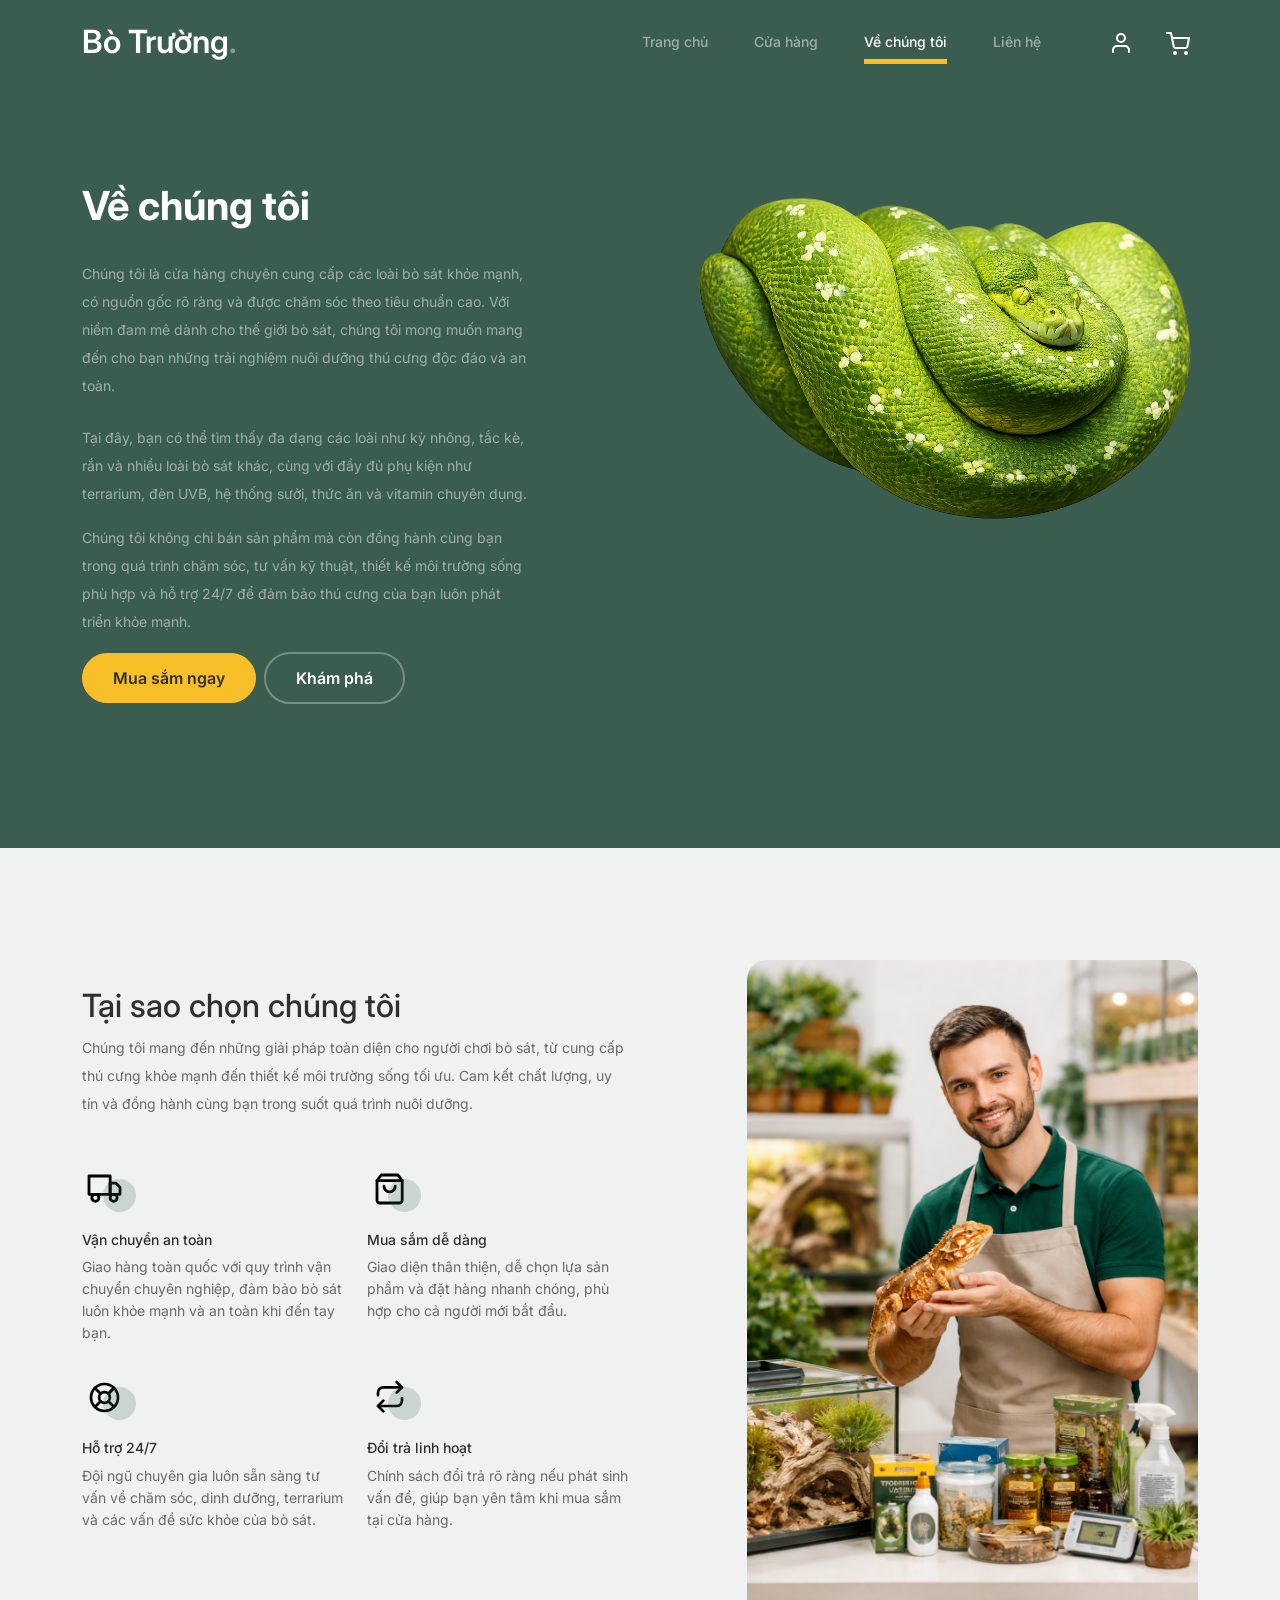
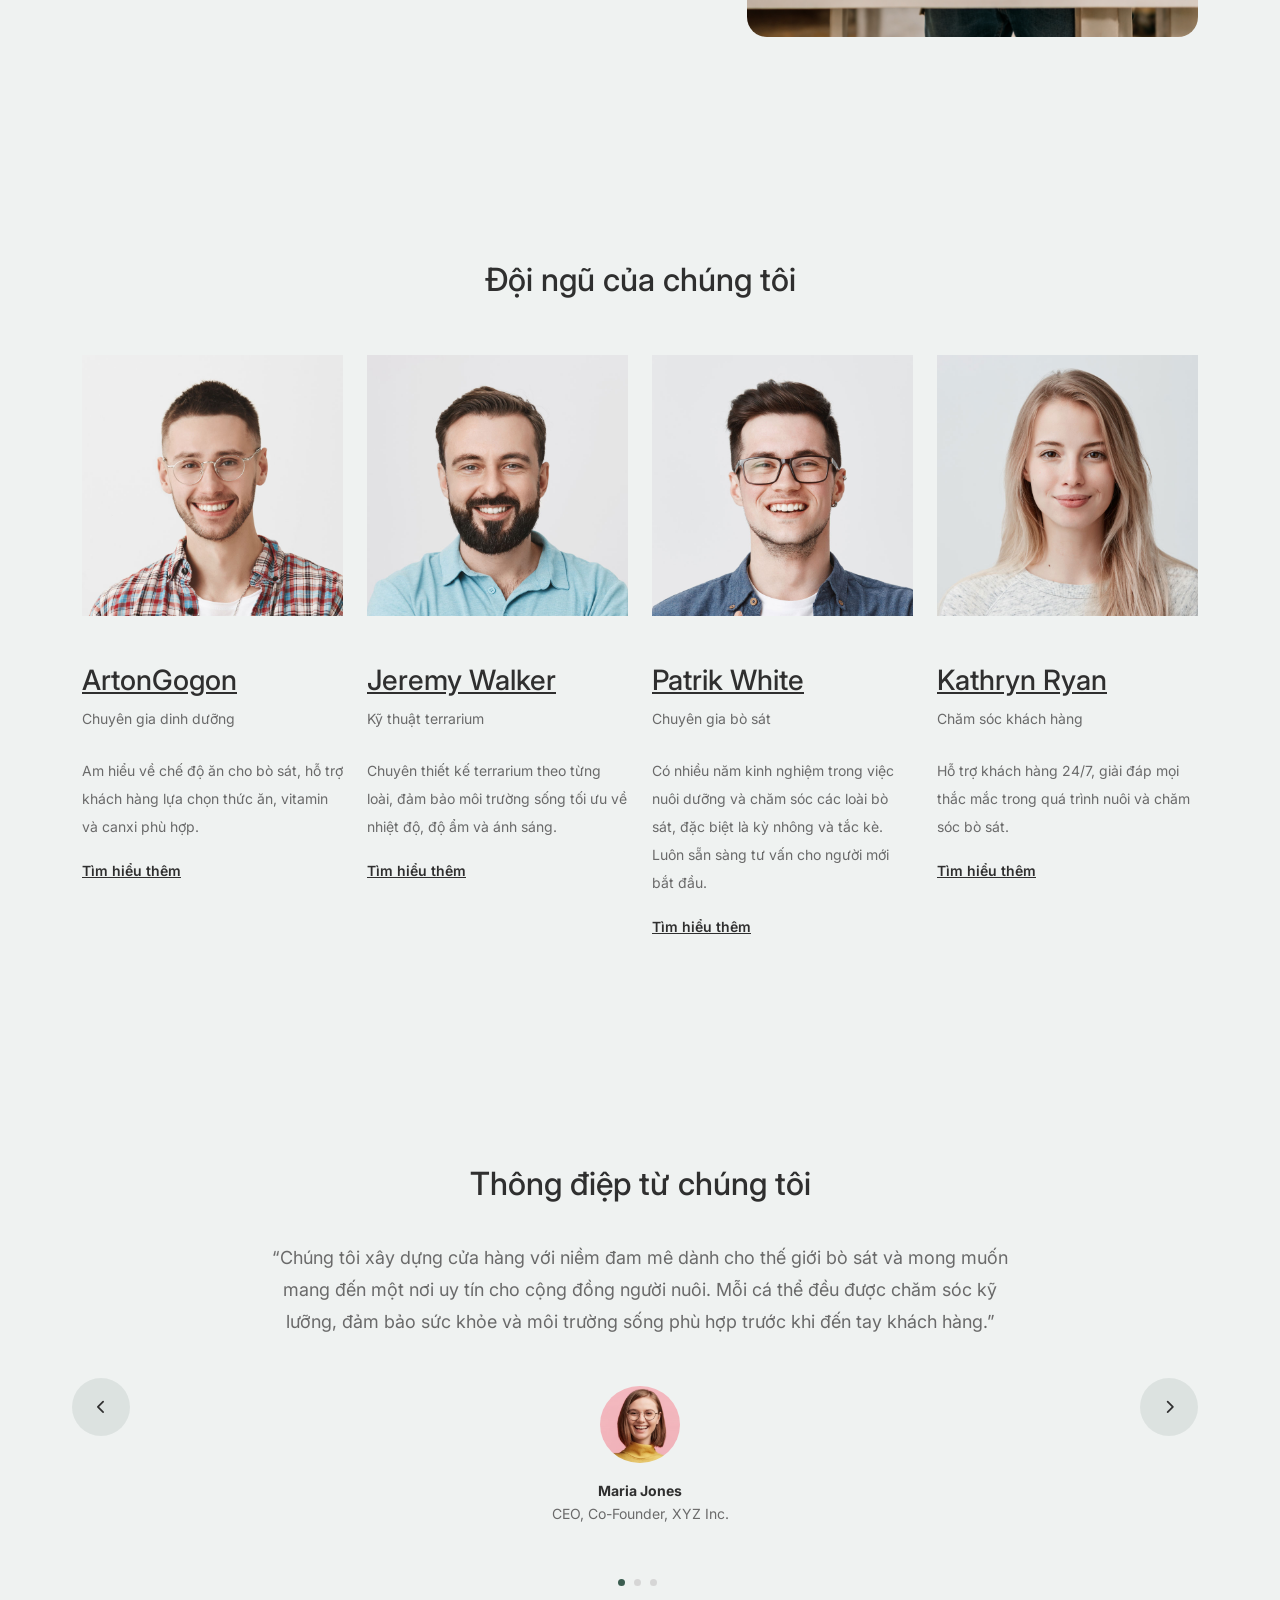
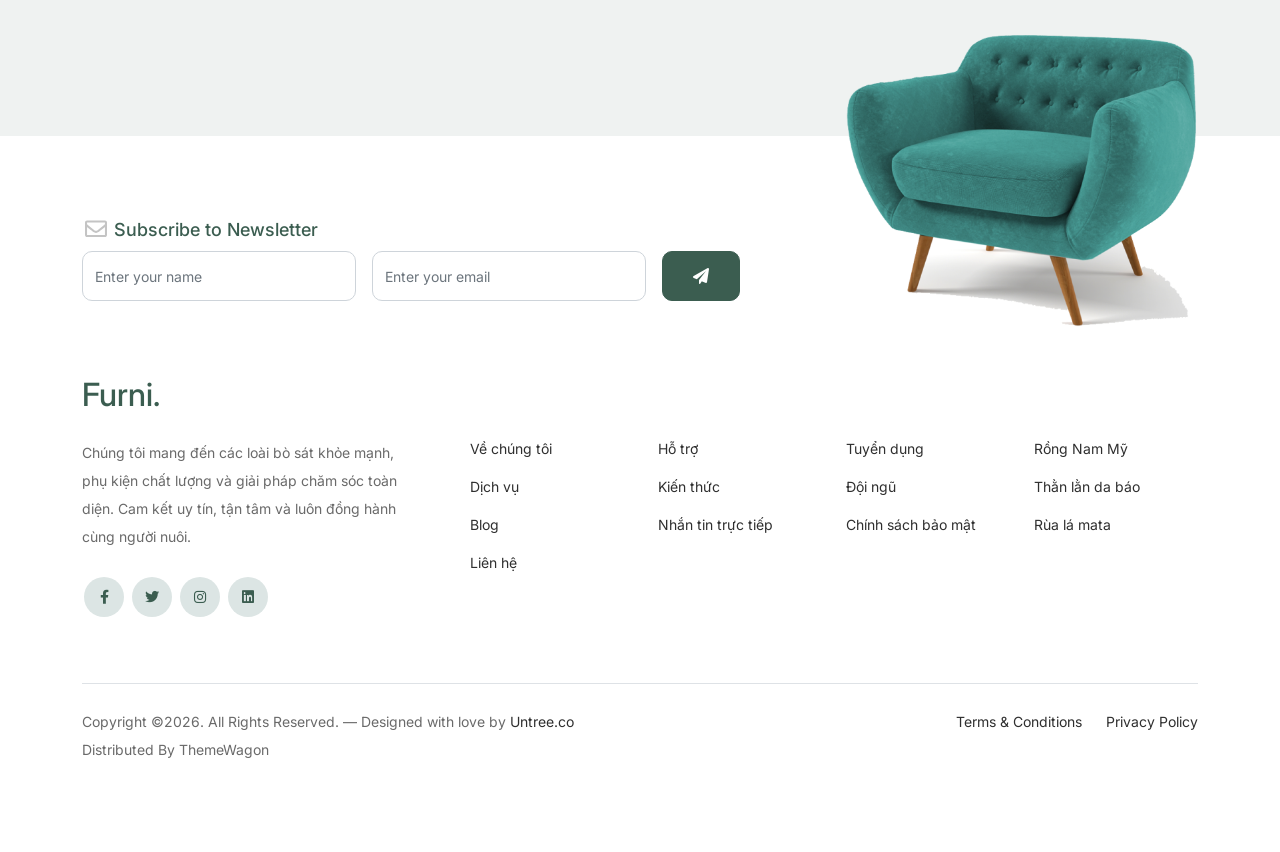
<file: about.html>
<!-- /*
* Bootstrap 5
* Template Name: Furni
* Template Author: Untree.co
* Template URI: https://untree.co/
* License: https://creativecommons.org/licenses/by/3.0/
*/ -->
<!doctype html>
<html lang="en">
<head>
  <meta charset="utf-8">
  <meta name="viewport" content="width=device-width, initial-scale=1, shrink-to-fit=no">
  <meta name="author" content="Untree.co">
  <link rel="shortcut icon" href="favicon.png">

  <meta name="description" content="" />
  <meta name="keywords" content="bootstrap, bootstrap4" />

		<!-- Bootstrap CSS -->
		<link href="css/bootstrap.min.css" rel="stylesheet">
		<link href="https://cdnjs.cloudflare.com/ajax/libs/font-awesome/6.0.0-beta3/css/all.min.css" rel="stylesheet">
		<link href="css/tiny-slider.css" rel="stylesheet">
		<link href="css/style.css" rel="stylesheet">
		<title>Furni Free Bootstrap 5 Template for Furniture and Interior Design Websites by Untree.co </title>
	</head>

	<body>

		<!-- Start Header/Navigation -->
		<nav class="custom-navbar navbar navbar navbar-expand-md navbar-dark bg-dark" arial-label="Furni navigation bar">

			<div class="container">
                <a class="navbar-brand" href="index.html">Bò Trường<span>.</span></a>

				<button class="navbar-toggler" type="button" data-bs-toggle="collapse" data-bs-target="#navbarsFurni" aria-controls="navbarsFurni" aria-expanded="false" aria-label="Toggle navigation">
					<span class="navbar-toggler-icon"></span>
				</button>

				<div class="collapse navbar-collapse" id="navbarsFurni">
					<ul class="custom-navbar-nav navbar-nav ms-auto mb-2 mb-md-0">
						<li class="nav-item ">
							<a class="nav-link" href="index.html">Trang chủ</a>
						</li>
						<li><a class="nav-link" href="shop.html">Cửa hàng</a></li>
						<li class="active"><a class="nav-link" href="about.html">Về chúng tôi</a></li>

						<li><a class="nav-link" href="contact.html">Liên hệ</a></li>
					</ul>

					<ul class="custom-navbar-cta navbar-nav mb-2 mb-md-0 ms-5">
						<li><a class="nav-link" href="#"><img src="images/user.svg"></a></li>
						<li><a class="nav-link" href="cart.html"><img src="images/cart.svg"></a></li>
					</ul>
				</div>
			</div>
				
		</nav>
		<!-- End Header/Navigation -->

		<!-- Start Hero Section -->
			<div class="hero">
				<div class="container">
					<div class="row justify-content-between">
						<div class="col-lg-5">
							<div class="intro-excerpt">
								<h1>Về chúng tôi</h1>
								<p class="mb-4">
									Chúng tôi là cửa hàng chuyên cung cấp các loài bò sát khỏe mạnh, có nguồn gốc rõ ràng và được chăm sóc theo tiêu chuẩn cao.
									Với niềm đam mê dành cho thế giới bò sát, chúng tôi mong muốn mang đến cho bạn những trải nghiệm nuôi dưỡng thú cưng độc đáo và an toàn.
								</p>
								<p>
									Tại đây, bạn có thể tìm thấy đa dạng các loài như kỳ nhông, tắc kè, rắn và nhiều loài bò sát khác,
									cùng với đầy đủ phụ kiện như terrarium, đèn UVB, hệ thống sưởi, thức ăn và vitamin chuyên dụng.
								</p>
								<p>
									Chúng tôi không chỉ bán sản phẩm mà còn đồng hành cùng bạn trong quá trình chăm sóc,
									tư vấn kỹ thuật, thiết kế môi trường sống phù hợp và hỗ trợ 24/7 để đảm bảo thú cưng của bạn luôn phát triển khỏe mạnh.
								</p>
								<p><a href="" class="btn btn-secondary me-2">Mua sắm ngay</a><a href="#" class="btn btn-white-outline">Khám phá</a></p>
							</div>
						</div>
						<div class="col-lg-7">
							<div class="hero-img-wrap">
								<img src="images/trancay.png" class="img-fluid">
							</div>
						</div>
					</div>
				</div>
			</div>
		<!-- End Hero Section -->

		

		<!-- Start Why Choose Us Section -->
		<div class="why-choose-section">
			<div class="container">
				<div class="row justify-content-between align-items-center">
					<div class="col-lg-6">
						<h2 class="section-title">Tại sao chọn chúng tôi</h2>
						<p>
							Chúng tôi mang đến những giải pháp toàn diện cho người chơi bò sát, từ cung cấp thú cưng khỏe mạnh đến thiết kế môi trường sống tối ưu.
							Cam kết chất lượng, uy tín và đồng hành cùng bạn trong suốt quá trình nuôi dưỡng.
						</p>

						<div class="row my-5">
							<div class="col-6 col-md-6">
								<div class="feature">
									<div class="icon">
										<img src="images/truck.svg" alt="Image" class="imf-fluid">
									</div>
									<h3>Vận chuyển an toàn</h3>
									<p>
										Giao hàng toàn quốc với quy trình vận chuyển chuyên nghiệp,
										đảm bảo bò sát luôn khỏe mạnh và an toàn khi đến tay bạn.
									</p>
								</div>
							</div>

							<div class="col-6 col-md-6">
								<div class="feature">
									<div class="icon">
										<img src="images/bag.svg" alt="Image" class="imf-fluid">
									</div>
									<h3>Mua sắm dễ dàng</h3>
									<p>
										Giao diện thân thiện, dễ chọn lựa sản phẩm và đặt hàng nhanh chóng,
										phù hợp cho cả người mới bắt đầu.
									</p>
								</div>
							</div>

							<div class="col-6 col-md-6">
								<div class="feature">
									<div class="icon">
										<img src="images/support.svg" alt="Image" class="imf-fluid">
									</div>
									<h3>Hỗ trợ 24/7</h3>
									<p>
										Đội ngũ chuyên gia luôn sẵn sàng tư vấn về chăm sóc, dinh dưỡng,
										terrarium và các vấn đề sức khỏe của bò sát.
									</p>
								</div>
							</div>

							<div class="col-6 col-md-6">
								<div class="feature">
									<div class="icon">
										<img src="images/return.svg" alt="Image" class="imf-fluid">
									</div>
									<h3>Đổi trả linh hoạt</h3>
									<p>
										Chính sách đổi trả rõ ràng nếu phát sinh vấn đề,
										giúp bạn yên tâm khi mua sắm tại cửa hàng.
									</p>
								</div>
							</div>

						</div>
					</div>

					<div class="col-lg-5">
						<div class="img-wrap">
							<img src="images/vechungtoi.png" alt="Image" class="img-fluid">
						</div>
					</div>

				</div>
			</div>
		</div>
		<!-- End Why Choose Us Section -->

		<!-- Start Team Section -->
		<div class="untree_co-section">
			<div class="container">

				<div class="row mb-5">
					<div class="col-lg-5 mx-auto text-center">
						<h2 class="section-title">Đội ngũ của chúng tôi</h2>
					</div>
				</div>

				<div class="row">

					<!-- Start Column 1 -->
					<div class="col-12 col-md-6 col-lg-3 mb-5 mb-md-0">
						<img src="images/person_1.jpg" class="img-fluid mb-5">
						<h3 clas><a href="#"><span class="">ArtonGogon</span></a></h3>
            <span class="d-block position mb-4">Chuyên gia dinh dưỡng</span>
			<p>
				Am hiểu về chế độ ăn cho bò sát,
				hỗ trợ khách hàng lựa chọn thức ăn, vitamin và canxi phù hợp.
			</p>
            <p class="mb-0"><a href="#" class="more dark">Tìm hiểu thêm <span class="icon-arrow_forward"></span></a></p>
					</div> 
					<!-- End Column 1 -->

					<!-- Start Column 2 -->
					<div class="col-12 col-md-6 col-lg-3 mb-5 mb-md-0">
						<img src="images/person_2.jpg" class="img-fluid mb-5">

						<h3 clas><a href="#"><span class="">Jeremy</span> Walker</a></h3>
						<span class="d-block position mb-4">Kỹ thuật terrarium</span>
						<p>
							Chuyên thiết kế terrarium theo từng loài,
							đảm bảo môi trường sống tối ưu về nhiệt độ, độ ẩm và ánh sáng.
						</p>
            <p class="mb-0"><a href="#" class="more dark">Tìm hiểu thêm <span class="icon-arrow_forward"></span></a></p>

					</div> 
					<!-- End Column 2 -->

					<!-- Start Column 3 -->
					<div class="col-12 col-md-6 col-lg-3 mb-5 mb-md-0">
						<img src="images/person_3.jpg" class="img-fluid mb-5">
						<h3 clas><a href="#"><span class="">Patrik</span> White</a></h3>
						<span class="d-block position mb-4">Chuyên gia bò sát</span>
						<p>
							Có nhiều năm kinh nghiệm trong việc nuôi dưỡng và chăm sóc các loài bò sát,
							đặc biệt là kỳ nhông và tắc kè. Luôn sẵn sàng tư vấn cho người mới bắt đầu.
						</p>
            <p class="mb-0"><a href="#" class="more dark">Tìm hiểu thêm <span class="icon-arrow_forward"></span></a></p>
					</div> 
					<!-- End Column 3 -->

					<!-- Start Column 4 -->
					<div class="col-12 col-md-6 col-lg-3 mb-5 mb-md-0">
						<img src="images/person_4.jpg" class="img-fluid mb-5">

						<h3 clas><a href="#"><span class="">Kathryn</span> Ryan</a></h3>
						<span class="d-block position mb-4">Chăm sóc khách hàng</span>
						<p>
							Hỗ trợ khách hàng 24/7,
							giải đáp mọi thắc mắc trong quá trình nuôi và chăm sóc bò sát.
						</p>
            <p class="mb-0"><a href="#" class="more dark">Tìm hiểu thêm <span class="icon-arrow_forward"></span></a></p>

          
					</div> 
					<!-- End Column 4 -->

					

				</div>
			</div>
		</div>
		<!-- End Team Section -->

		

		<!-- Start Testimonial Slider -->
		<div class="testimonial-section before-footer-section">
			<div class="container">
				<div class="row">
					<div class="col-lg-7 mx-auto text-center">
						<h2 class="section-title">Thông điệp từ chúng tôi</h2>
					</div>
				</div>

				<div class="row justify-content-center">
					<div class="col-lg-12">
						<div class="testimonial-slider-wrap text-center">

							<div id="testimonial-nav">
								<span class="prev" data-controls="prev"><span class="fa fa-chevron-left"></span></span>
								<span class="next" data-controls="next"><span class="fa fa-chevron-right"></span></span>
							</div>

							<div class="testimonial-slider">
								
								<div class="item">
									<div class="row justify-content-center">
										<div class="col-lg-8 mx-auto">

											<div class="testimonial-block text-center">
												<blockquote class="mb-5">
													<p>
														&ldquo;Chúng tôi xây dựng cửa hàng với niềm đam mê dành cho thế giới bò sát
														và mong muốn mang đến một nơi uy tín cho cộng đồng người nuôi.
														Mỗi cá thể đều được chăm sóc kỹ lưỡng, đảm bảo sức khỏe và môi trường sống phù hợp trước khi đến tay khách hàng.&rdquo;
													</p>
												</blockquote>

												<div class="author-info">
													<div class="author-pic">
														<img src="images/person-1.png" alt="Maria Jones" class="img-fluid">
													</div>
													<h3 class="font-weight-bold">Maria Jones</h3>
													<span class="position d-block mb-3">CEO, Co-Founder, XYZ Inc.</span>
												</div>
											</div>

										</div>
									</div>
								</div> 
								<!-- END item -->

								<div class="item">
									<div class="row justify-content-center">
										<div class="col-lg-8 mx-auto">

											<div class="testimonial-block text-center">
												<blockquote class="mb-5">
													<p>
														&ldquo;Chúng tôi không chỉ cung cấp sản phẩm, mà còn đồng hành cùng bạn
														trong quá trình nuôi dưỡng, từ tư vấn, thiết kế terrarium đến hướng dẫn chăm sóc chi tiết.
														Sự tin tưởng của bạn chính là động lực để chúng tôi phát triển mỗi ngày.&rdquo;
													</p>
												</blockquote>

												<div class="author-info">
													<div class="author-pic">
														<img src="images/person-1.png" alt="Maria Jones" class="img-fluid">
													</div>
													<h3 class="font-weight-bold">Maria Jones</h3>
													<span class="position d-block mb-3">CEO, Co-Founder, XYZ Inc.</span>
												</div>
											</div>

										</div>
									</div>
								</div> 
								<!-- END item -->

								<div class="item">
									<div class="row justify-content-center">
										<div class="col-lg-8 mx-auto">

											<div class="testimonial-block text-center">
												<blockquote class="mb-5">
													<p>
														&ldquo;Chúng tôi tin rằng mỗi người nuôi đều xứng đáng có một môi trường tốt nhất cho thú cưng của mình,
														và đó chính là sứ mệnh chúng tôi theo đuổi.&rdquo;
													</p>
												</blockquote>

												<div class="author-info">
													<div class="author-pic">
														<img src="images/person-1.png" alt="Maria Jones" class="img-fluid">
													</div>
													<h3 class="font-weight-bold">Maria Jones</h3>
													<span class="position d-block mb-3">CEO, Co-Founder, XYZ Inc.</span>
												</div>
											</div>

										</div>
									</div>
								</div> 
								<!-- END item -->

							</div>

						</div>
					</div>
				</div>
			</div>
		</div>
		<!-- End Testimonial Slider -->

		

		<!-- Start Footer Section -->
		<footer class="footer-section">
			<div class="container relative">

				<div class="sofa-img">
					<img src="images/sofa.png" alt="Image" class="img-fluid">
				</div>

				<div class="row">
					<div class="col-lg-8">
						<div class="subscription-form">
							<h3 class="d-flex align-items-center"><span class="me-1"><img src="images/envelope-outline.svg" alt="Image" class="img-fluid"></span><span>Subscribe to Newsletter</span></h3>

							<form action="#" class="row g-3">
								<div class="col-auto">
									<input type="text" class="form-control" placeholder="Enter your name">
								</div>
								<div class="col-auto">
									<input type="email" class="form-control" placeholder="Enter your email">
								</div>
								<div class="col-auto">
									<button class="btn btn-primary">
										<span class="fa fa-paper-plane"></span>
									</button>
								</div>
							</form>

						</div>
					</div>
				</div>

				<div class="row g-5 mb-5">
					<div class="col-lg-4">
						<div class="mb-4 footer-logo-wrap"><a href="#" class="footer-logo">Furni<span>.</span></a></div>
						<p class="mb-4">
							Chúng tôi mang đến các loài bò sát khỏe mạnh, phụ kiện chất lượng và giải pháp chăm sóc toàn diện.
							Cam kết uy tín, tận tâm và luôn đồng hành cùng người nuôi.
						</p>

						<ul class="list-unstyled custom-social">
							<li><a href="#"><span class="fa fa-brands fa-facebook-f"></span></a></li>
							<li><a href="#"><span class="fa fa-brands fa-twitter"></span></a></li>
							<li><a href="#"><span class="fa fa-brands fa-instagram"></span></a></li>
							<li><a href="#"><span class="fa fa-brands fa-linkedin"></span></a></li>
						</ul>
					</div>

					<div class="col-lg-8">
						<div class="row links-wrap">
							<div class="col-6 col-sm-6 col-md-3">
								<ul class="list-unstyled">
									<li><a href="#">Về chúng tôi</a></li>
									<li><a href="#">Dịch vụ</a></li>
									<li><a href="#">Blog</a></li>
									<li><a href="#">Liên hệ</a></li>
								</ul>
							</div>

							<div class="col-6 col-sm-6 col-md-3">
								<ul class="list-unstyled">
									<li><a href="#">Hỗ trợ</a></li>
									<li><a href="#">Kiến thức</a></li>
									<li><a href="#">Nhắn tin trực tiếp</a></li>
								</ul>
							</div>

							<div class="col-6 col-sm-6 col-md-3">
								<ul class="list-unstyled">
									<li><a href="#">Tuyển dụng</a></li>
									<li><a href="#">Đội ngũ</a></li>
									<li><a href="#">Chính sách bảo mật</a></li>
								</ul>
							</div>

							<div class="col-6 col-sm-6 col-md-3">
								<ul class="list-unstyled">
									<li><a href="#">Rồng Nam Mỹ</a></li>
									<li><a href="#">Thằn lằn da báo</a></li>
									<li><a href="#">Rùa lá mata</a></li>
								</ul>
							</div>
						</div>
					</div>

				</div>

				<div class="border-top copyright">
					<div class="row pt-4">
						<div class="col-lg-6">
							<p class="mb-2 text-center text-lg-start">Copyright &copy;<script>document.write(new Date().getFullYear());</script>. All Rights Reserved. &mdash; Designed with love by <a href="https://untree.co">Untree.co</a> Distributed By <a hreff="https://themewagon.com">ThemeWagon</a>  <!-- License information: https://untree.co/license/ -->
            </p>
						</div>

						<div class="col-lg-6 text-center text-lg-end">
							<ul class="list-unstyled d-inline-flex ms-auto">
								<li class="me-4"><a href="#">Terms &amp; Conditions</a></li>
								<li><a href="#">Privacy Policy</a></li>
							</ul>
						</div>

					</div>
				</div>

			</div>
		</footer>
		<!-- End Footer Section -->	


		<script src="js/bootstrap.bundle.min.js"></script>
		<script src="js/tiny-slider.js"></script>
		<script src="js/custom.js"></script>
	</body>

</html>
</file>
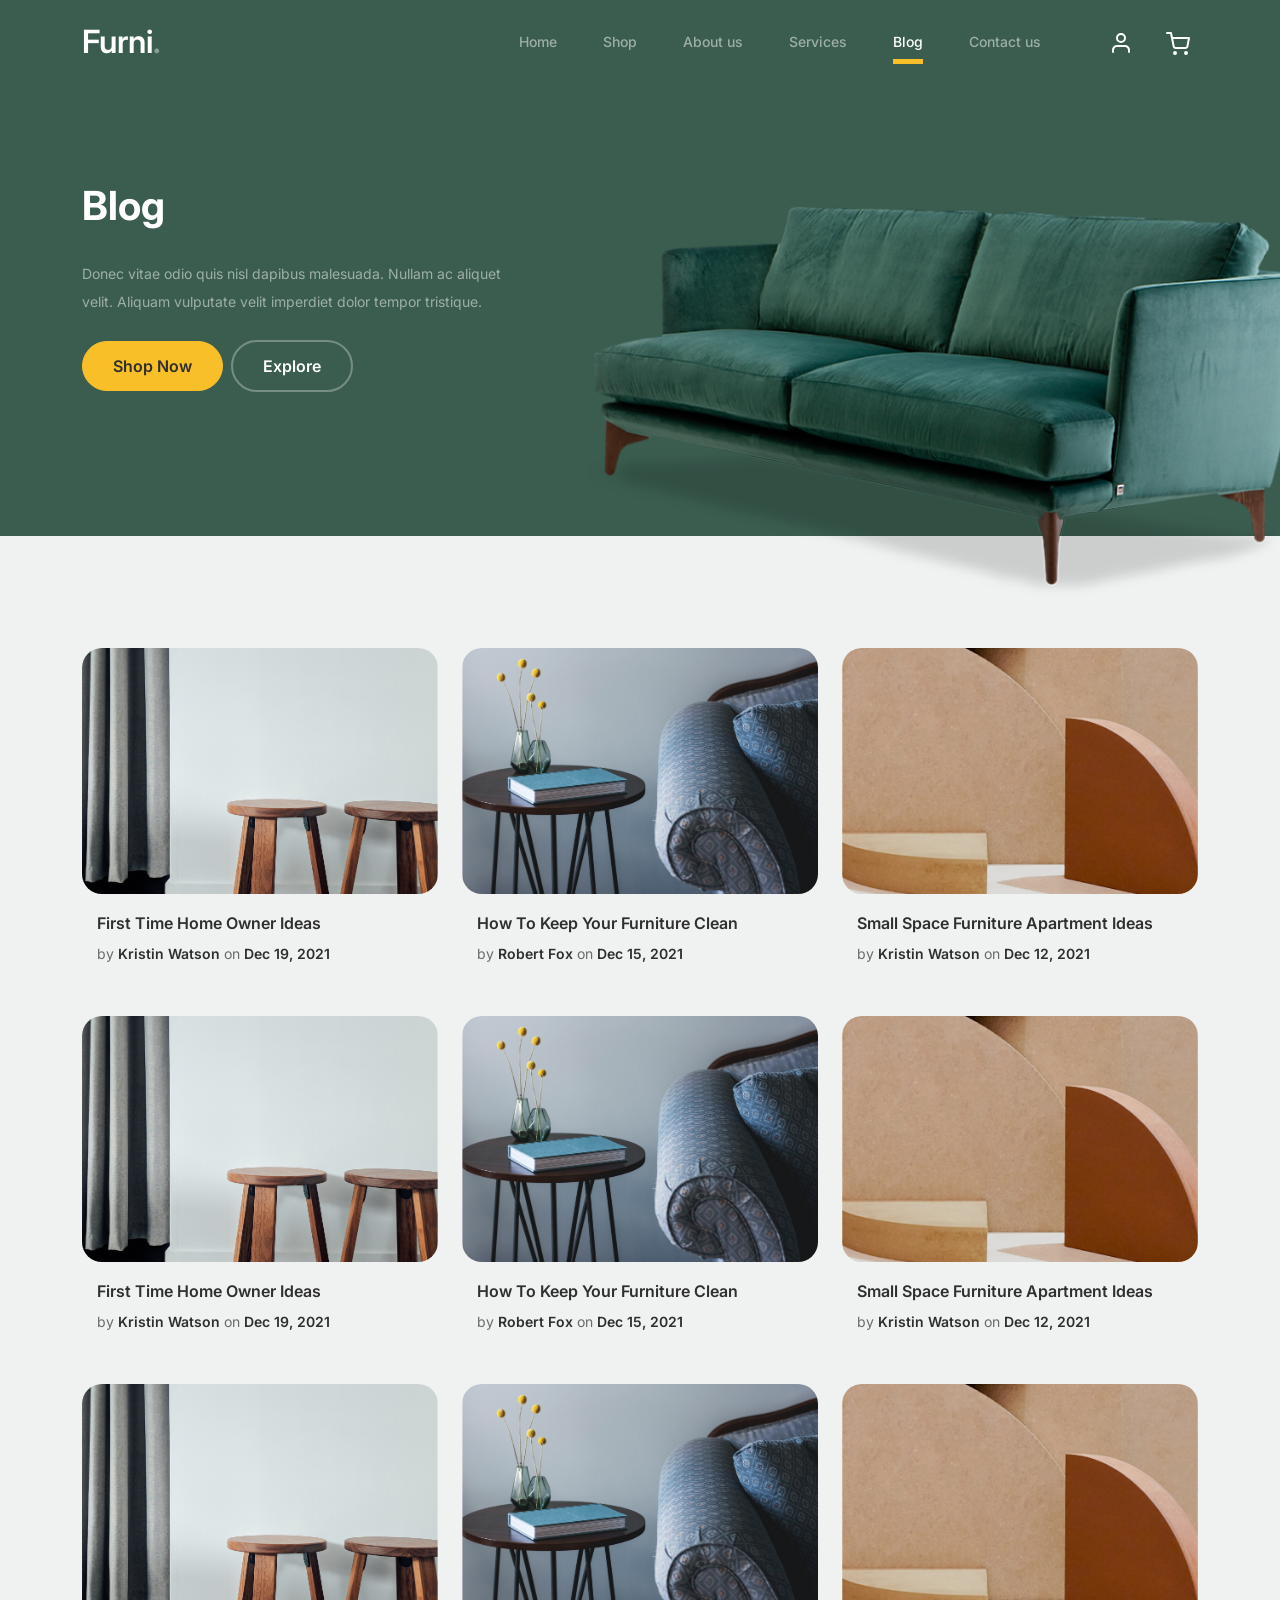
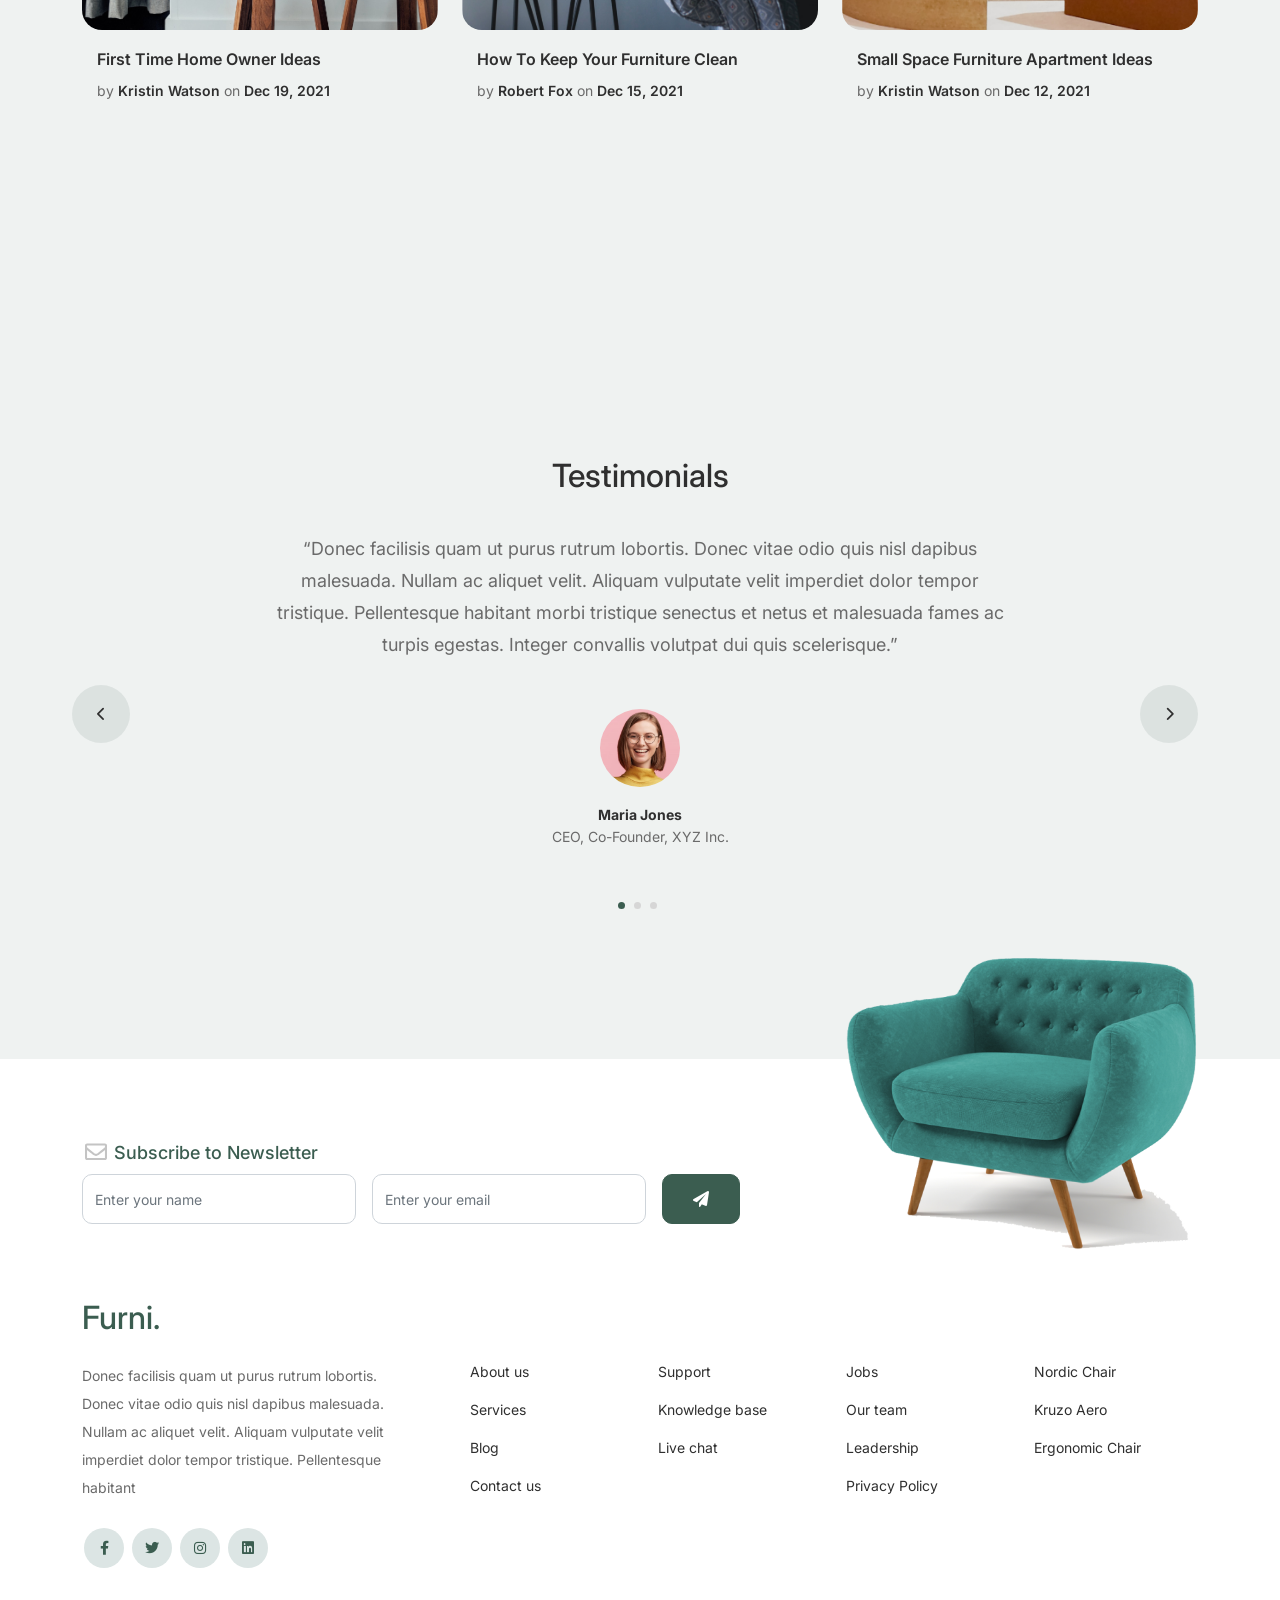
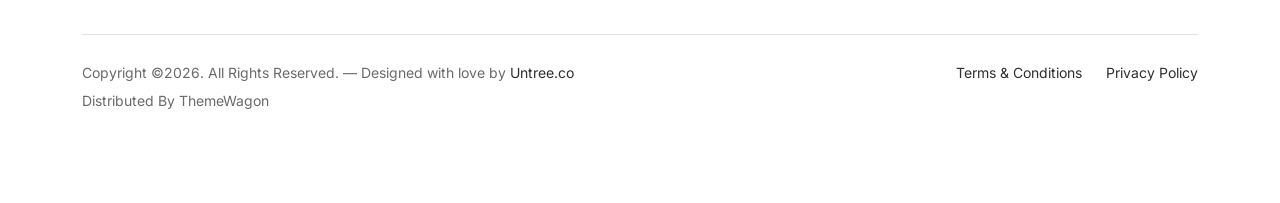
<file: blog.html>
<!-- /*
* Bootstrap 5
* Template Name: Furni
* Template Author: Untree.co
* Template URI: https://untree.co/
* License: https://creativecommons.org/licenses/by/3.0/
*/ -->
<!doctype html>
<html lang="en">
<head>
  <meta charset="utf-8">
  <meta name="viewport" content="width=device-width, initial-scale=1, shrink-to-fit=no">
  <meta name="author" content="Untree.co">
  <link rel="shortcut icon" href="favicon.png">

  <meta name="description" content="" />
  <meta name="keywords" content="bootstrap, bootstrap4" />

		<!-- Bootstrap CSS -->
		<link href="css/bootstrap.min.css" rel="stylesheet">
		<link href="https://cdnjs.cloudflare.com/ajax/libs/font-awesome/6.0.0-beta3/css/all.min.css" rel="stylesheet">
		<link href="css/tiny-slider.css" rel="stylesheet">
		<link href="css/style.css" rel="stylesheet">
		<title>Furni Free Bootstrap 5 Template for Furniture and Interior Design Websites by Untree.co </title>
	</head>

	<body>

		<!-- Start Header/Navigation -->
		<nav class="custom-navbar navbar navbar navbar-expand-md navbar-dark bg-dark" arial-label="Furni navigation bar">

			<div class="container">
				<a class="navbar-brand" href="index.html">Furni<span>.</span></a>

				<button class="navbar-toggler" type="button" data-bs-toggle="collapse" data-bs-target="#navbarsFurni" aria-controls="navbarsFurni" aria-expanded="false" aria-label="Toggle navigation">
					<span class="navbar-toggler-icon"></span>
				</button>

				<div class="collapse navbar-collapse" id="navbarsFurni">
					<ul class="custom-navbar-nav navbar-nav ms-auto mb-2 mb-md-0">
						<li class="nav-item">
							<a class="nav-link" href="index.html">Home</a>
						</li>
						<li><a class="nav-link" href="shop.html">Shop</a></li>
						<li><a class="nav-link" href="about.html">About us</a></li>
						<li><a class="nav-link" href="services.html">Services</a></li>
						<li class="active"><a class="nav-link" href="blog.html">Blog</a></li>
						<li><a class="nav-link" href="contact.html">Contact us</a></li>
					</ul>

					<ul class="custom-navbar-cta navbar-nav mb-2 mb-md-0 ms-5">
						<li><a class="nav-link" href="#"><img src="images/user.svg"></a></li>
						<li><a class="nav-link" href="cart.html"><img src="images/cart.svg"></a></li>
					</ul>
				</div>
			</div>
				
		</nav>
		<!-- End Header/Navigation -->

		<!-- Start Hero Section -->
			<div class="hero">
				<div class="container">
					<div class="row justify-content-between">
						<div class="col-lg-5">
							<div class="intro-excerpt">
								<h1>Blog</h1>
								<p class="mb-4">Donec vitae odio quis nisl dapibus malesuada. Nullam ac aliquet velit. Aliquam vulputate velit imperdiet dolor tempor tristique.</p>
								<p><a href="" class="btn btn-secondary me-2">Shop Now</a><a href="#" class="btn btn-white-outline">Explore</a></p>
							</div>
						</div>
						<div class="col-lg-7">
							<div class="hero-img-wrap">
								<img src="images/couch.png" class="img-fluid">
							</div>
						</div>
					</div>
				</div>
			</div>
		<!-- End Hero Section -->

		

		<!-- Start Blog Section -->
		<div class="blog-section">
			<div class="container">
				
				<div class="row">

					<div class="col-12 col-sm-6 col-md-4 mb-5">
						<div class="post-entry">
							<a href="#" class="post-thumbnail"><img src="images/post-1.jpg" alt="Image" class="img-fluid"></a>
							<div class="post-content-entry">
								<h3><a href="#">First Time Home Owner Ideas</a></h3>
								<div class="meta">
									<span>by <a href="#">Kristin Watson</a></span> <span>on <a href="#">Dec 19, 2021</a></span>
								</div>
							</div>
						</div>
					</div>

					<div class="col-12 col-sm-6 col-md-4 mb-5">
						<div class="post-entry">
							<a href="#" class="post-thumbnail"><img src="images/post-2.jpg" alt="Image" class="img-fluid"></a>
							<div class="post-content-entry">
								<h3><a href="#">How To Keep Your Furniture Clean</a></h3>
								<div class="meta">
									<span>by <a href="#">Robert Fox</a></span> <span>on <a href="#">Dec 15, 2021</a></span>
								</div>
							</div>
						</div>
					</div>

					<div class="col-12 col-sm-6 col-md-4 mb-5">
						<div class="post-entry">
							<a href="#" class="post-thumbnail"><img src="images/post-3.jpg" alt="Image" class="img-fluid"></a>
							<div class="post-content-entry">
								<h3><a href="#">Small Space Furniture Apartment Ideas</a></h3>
								<div class="meta">
									<span>by <a href="#">Kristin Watson</a></span> <span>on <a href="#">Dec 12, 2021</a></span>
								</div>
							</div>
						</div>
					</div>

					<div class="col-12 col-sm-6 col-md-4 mb-5">
						<div class="post-entry">
							<a href="#" class="post-thumbnail"><img src="images/post-1.jpg" alt="Image" class="img-fluid"></a>
							<div class="post-content-entry">
								<h3><a href="#">First Time Home Owner Ideas</a></h3>
								<div class="meta">
									<span>by <a href="#">Kristin Watson</a></span> <span>on <a href="#">Dec 19, 2021</a></span>
								</div>
							</div>
						</div>
					</div>

					<div class="col-12 col-sm-6 col-md-4 mb-5">
						<div class="post-entry">
							<a href="#" class="post-thumbnail"><img src="images/post-2.jpg" alt="Image" class="img-fluid"></a>
							<div class="post-content-entry">
								<h3><a href="#">How To Keep Your Furniture Clean</a></h3>
								<div class="meta">
									<span>by <a href="#">Robert Fox</a></span> <span>on <a href="#">Dec 15, 2021</a></span>
								</div>
							</div>
						</div>
					</div>

					<div class="col-12 col-sm-6 col-md-4 mb-5">
						<div class="post-entry">
							<a href="#" class="post-thumbnail"><img src="images/post-3.jpg" alt="Image" class="img-fluid"></a>
							<div class="post-content-entry">
								<h3><a href="#">Small Space Furniture Apartment Ideas</a></h3>
								<div class="meta">
									<span>by <a href="#">Kristin Watson</a></span> <span>on <a href="#">Dec 12, 2021</a></span>
								</div>
							</div>
						</div>
					</div>

					<div class="col-12 col-sm-6 col-md-4 mb-5">
						<div class="post-entry">
							<a href="#" class="post-thumbnail"><img src="images/post-1.jpg" alt="Image" class="img-fluid"></a>
							<div class="post-content-entry">
								<h3><a href="#">First Time Home Owner Ideas</a></h3>
								<div class="meta">
									<span>by <a href="#">Kristin Watson</a></span> <span>on <a href="#">Dec 19, 2021</a></span>
								</div>
							</div>
						</div>
					</div>

					<div class="col-12 col-sm-6 col-md-4 mb-5">
						<div class="post-entry">
							<a href="#" class="post-thumbnail"><img src="images/post-2.jpg" alt="Image" class="img-fluid"></a>
							<div class="post-content-entry">
								<h3><a href="#">How To Keep Your Furniture Clean</a></h3>
								<div class="meta">
									<span>by <a href="#">Robert Fox</a></span> <span>on <a href="#">Dec 15, 2021</a></span>
								</div>
							</div>
						</div>
					</div>

					<div class="col-12 col-sm-6 col-md-4 mb-5">
						<div class="post-entry">
							<a href="#" class="post-thumbnail"><img src="images/post-3.jpg" alt="Image" class="img-fluid"></a>
							<div class="post-content-entry">
								<h3><a href="#">Small Space Furniture Apartment Ideas</a></h3>
								<div class="meta">
									<span>by <a href="#">Kristin Watson</a></span> <span>on <a href="#">Dec 12, 2021</a></span>
								</div>
							</div>
						</div>
					</div>

				</div>
			</div>
		</div>
		<!-- End Blog Section -->	

		

		<!-- Start Testimonial Slider -->
		<div class="testimonial-section before-footer-section">
			<div class="container">
				<div class="row">
					<div class="col-lg-7 mx-auto text-center">
						<h2 class="section-title">Testimonials</h2>
					</div>
				</div>

				<div class="row justify-content-center">
					<div class="col-lg-12">
						<div class="testimonial-slider-wrap text-center">

							<div id="testimonial-nav">
								<span class="prev" data-controls="prev"><span class="fa fa-chevron-left"></span></span>
								<span class="next" data-controls="next"><span class="fa fa-chevron-right"></span></span>
							</div>

							<div class="testimonial-slider">
								
								<div class="item">
									<div class="row justify-content-center">
										<div class="col-lg-8 mx-auto">

											<div class="testimonial-block text-center">
												<blockquote class="mb-5">
													<p>&ldquo;Donec facilisis quam ut purus rutrum lobortis. Donec vitae odio quis nisl dapibus malesuada. Nullam ac aliquet velit. Aliquam vulputate velit imperdiet dolor tempor tristique. Pellentesque habitant morbi tristique senectus et netus et malesuada fames ac turpis egestas. Integer convallis volutpat dui quis scelerisque.&rdquo;</p>
												</blockquote>

												<div class="author-info">
													<div class="author-pic">
														<img src="images/person-1.png" alt="Maria Jones" class="img-fluid">
													</div>
													<h3 class="font-weight-bold">Maria Jones</h3>
													<span class="position d-block mb-3">CEO, Co-Founder, XYZ Inc.</span>
												</div>
											</div>

										</div>
									</div>
								</div> 
								<!-- END item -->

								<div class="item">
									<div class="row justify-content-center">
										<div class="col-lg-8 mx-auto">

											<div class="testimonial-block text-center">
												<blockquote class="mb-5">
													<p>&ldquo;Donec facilisis quam ut purus rutrum lobortis. Donec vitae odio quis nisl dapibus malesuada. Nullam ac aliquet velit. Aliquam vulputate velit imperdiet dolor tempor tristique. Pellentesque habitant morbi tristique senectus et netus et malesuada fames ac turpis egestas. Integer convallis volutpat dui quis scelerisque.&rdquo;</p>
												</blockquote>

												<div class="author-info">
													<div class="author-pic">
														<img src="images/person-1.png" alt="Maria Jones" class="img-fluid">
													</div>
													<h3 class="font-weight-bold">Maria Jones</h3>
													<span class="position d-block mb-3">CEO, Co-Founder, XYZ Inc.</span>
												</div>
											</div>

										</div>
									</div>
								</div> 
								<!-- END item -->

								<div class="item">
									<div class="row justify-content-center">
										<div class="col-lg-8 mx-auto">

											<div class="testimonial-block text-center">
												<blockquote class="mb-5">
													<p>&ldquo;Donec facilisis quam ut purus rutrum lobortis. Donec vitae odio quis nisl dapibus malesuada. Nullam ac aliquet velit. Aliquam vulputate velit imperdiet dolor tempor tristique. Pellentesque habitant morbi tristique senectus et netus et malesuada fames ac turpis egestas. Integer convallis volutpat dui quis scelerisque.&rdquo;</p>
												</blockquote>

												<div class="author-info">
													<div class="author-pic">
														<img src="images/person-1.png" alt="Maria Jones" class="img-fluid">
													</div>
													<h3 class="font-weight-bold">Maria Jones</h3>
													<span class="position d-block mb-3">CEO, Co-Founder, XYZ Inc.</span>
												</div>
											</div>

										</div>
									</div>
								</div> 
								<!-- END item -->

							</div>

						</div>
					</div>
				</div>
			</div>
		</div>
		<!-- End Testimonial Slider -->

		

		<!-- Start Footer Section -->
		<footer class="footer-section">
			<div class="container relative">

				<div class="sofa-img">
					<img src="images/sofa.png" alt="Image" class="img-fluid">
				</div>

				<div class="row">
					<div class="col-lg-8">
						<div class="subscription-form">
							<h3 class="d-flex align-items-center"><span class="me-1"><img src="images/envelope-outline.svg" alt="Image" class="img-fluid"></span><span>Subscribe to Newsletter</span></h3>

							<form action="#" class="row g-3">
								<div class="col-auto">
									<input type="text" class="form-control" placeholder="Enter your name">
								</div>
								<div class="col-auto">
									<input type="email" class="form-control" placeholder="Enter your email">
								</div>
								<div class="col-auto">
									<button class="btn btn-primary">
										<span class="fa fa-paper-plane"></span>
									</button>
								</div>
							</form>

						</div>
					</div>
				</div>

				<div class="row g-5 mb-5">
					<div class="col-lg-4">
						<div class="mb-4 footer-logo-wrap"><a href="#" class="footer-logo">Furni<span>.</span></a></div>
						<p class="mb-4">Donec facilisis quam ut purus rutrum lobortis. Donec vitae odio quis nisl dapibus malesuada. Nullam ac aliquet velit. Aliquam vulputate velit imperdiet dolor tempor tristique. Pellentesque habitant</p>

						<ul class="list-unstyled custom-social">
							<li><a href="#"><span class="fa fa-brands fa-facebook-f"></span></a></li>
							<li><a href="#"><span class="fa fa-brands fa-twitter"></span></a></li>
							<li><a href="#"><span class="fa fa-brands fa-instagram"></span></a></li>
							<li><a href="#"><span class="fa fa-brands fa-linkedin"></span></a></li>
						</ul>
					</div>

					<div class="col-lg-8">
						<div class="row links-wrap">
							<div class="col-6 col-sm-6 col-md-3">
								<ul class="list-unstyled">
									<li><a href="#">About us</a></li>
									<li><a href="#">Services</a></li>
									<li><a href="#">Blog</a></li>
									<li><a href="#">Contact us</a></li>
								</ul>
							</div>

							<div class="col-6 col-sm-6 col-md-3">
								<ul class="list-unstyled">
									<li><a href="#">Support</a></li>
									<li><a href="#">Knowledge base</a></li>
									<li><a href="#">Live chat</a></li>
								</ul>
							</div>

							<div class="col-6 col-sm-6 col-md-3">
								<ul class="list-unstyled">
									<li><a href="#">Jobs</a></li>
									<li><a href="#">Our team</a></li>
									<li><a href="#">Leadership</a></li>
									<li><a href="#">Privacy Policy</a></li>
								</ul>
							</div>

							<div class="col-6 col-sm-6 col-md-3">
								<ul class="list-unstyled">
									<li><a href="#">Nordic Chair</a></li>
									<li><a href="#">Kruzo Aero</a></li>
									<li><a href="#">Ergonomic Chair</a></li>
								</ul>
							</div>
						</div>
					</div>

				</div>

				<div class="border-top copyright">
					<div class="row pt-4">
						<div class="col-lg-6">
							<p class="mb-2 text-center text-lg-start">Copyright &copy;<script>document.write(new Date().getFullYear());</script>. All Rights Reserved. &mdash; Designed with love by <a href="https://untree.co">Untree.co</a> Distributed By <a hreff="https://themewagon.com">ThemeWagon</a>  <!-- License information: https://untree.co/license/ -->
            </p>
						</div>

						<div class="col-lg-6 text-center text-lg-end">
							<ul class="list-unstyled d-inline-flex ms-auto">
								<li class="me-4"><a href="#">Terms &amp; Conditions</a></li>
								<li><a href="#">Privacy Policy</a></li>
							</ul>
						</div>

					</div>
				</div>

			</div>
		</footer>
		<!-- End Footer Section -->	


		<script src="js/bootstrap.bundle.min.js"></script>
		<script src="js/tiny-slider.js"></script>
		<script src="js/custom.js"></script>
	</body>

</html>
</file>
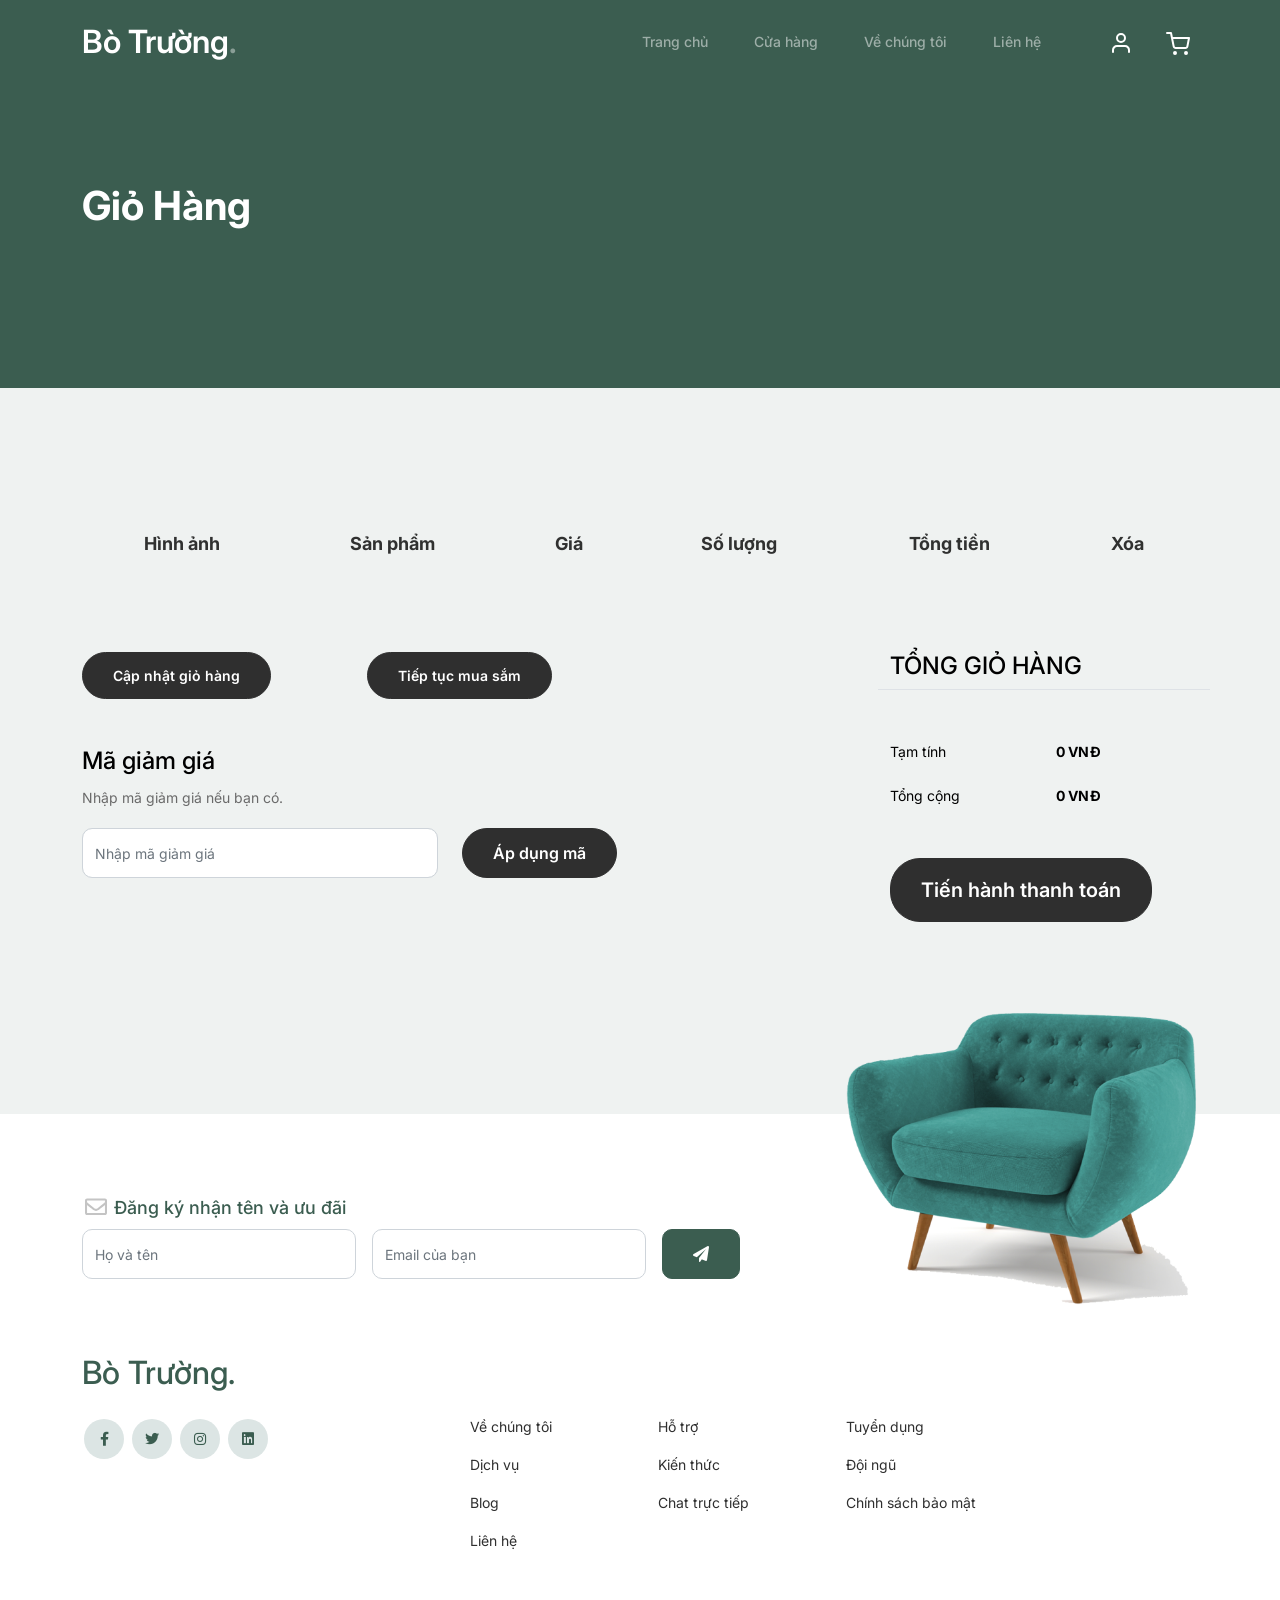
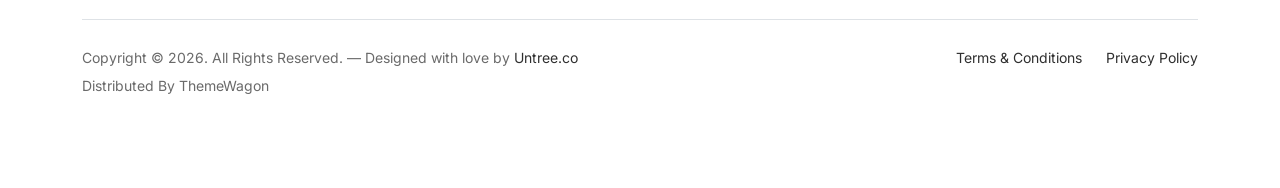
<file: cart.html>
<!-- /*
* Bootstrap 5
* Template Name: Bò Trường
* Template Author: Untree.co
* Template URI: https://untree.co/
* License: https://creativecommons.org/licenses/by/3.0/
*/ -->
<!doctype html>
<html lang="en">
<head>
    <meta charset="utf-8">
    <meta name="viewport" content="width=device-width, initial-scale=1, shrink-to-fit=no">
    <meta name="author" content="Untree.co">
    <link rel="shortcut icon" href="favicon.png">

    <meta name="description" content="" />
    <meta name="keywords" content="bootstrap, bootstrap4" />

    <!-- Bootstrap CSS -->
    <link href="css/bootstrap.min.css" rel="stylesheet">
    <link href="https://cdnjs.cloudflare.com/ajax/libs/font-awesome/6.0.0-beta3/css/all.min.css" rel="stylesheet">
    <link href="css/tiny-slider.css" rel="stylesheet">
    <link href="css/style.css" rel="stylesheet">
    <title>Bò Trường Free Bootstrap 5 Template for Bò Trườngture and Interior Design Websites by Untree.co </title>
</head>

<body>

    <!-- Start Header/Navigation -->
    <nav class="custom-navbar navbar navbar navbar-expand-md navbar-dark bg-dark" arial-label="Bò Trường navigation bar">

        <div class="container">
            <a class="navbar-brand" href="index.html">Bò Trường<span>.</span></a>

            <button class="navbar-toggler" type="button" data-bs-toggle="collapse" data-bs-target="#navbarsBò Trường" aria-controls="navbarsBò Trường" aria-expanded="false" aria-label="Toggle navigation">
                <span class="navbar-toggler-icon"></span>
            </button>

            <div class="collapse navbar-collapse" id="navbarsBò Trường">
                <ul class="custom-navbar-nav navbar-nav ms-auto mb-2 mb-md-0">
                    <li class="nav-item ">
                        <a class="nav-link" href="index.html">Trang chủ</a>
                    </li>
                    <li><a class="nav-link" href="shop.html">Cửa hàng</a></li>
                    <li><a class="nav-link" href="about.html">Về chúng tôi</a></li>
                    <li><a class="nav-link" href="contact.html">Liên hệ</a></li>
                </ul>

                <ul class="custom-navbar-cta navbar-nav mb-2 mb-md-0 ms-5">
                    <li><a class="nav-link" href="#"><img src="images/user.svg"></a></li>
                    <li><a class="nav-link" href="cart.html"><img src="images/cart.svg"></a></li>
                </ul>
            </div>
        </div>

    </nav>
    <!-- End Header/Navigation -->
    <!-- Start Hero Section -->
    <div class="hero">
        <div class="container">
            <div class="row justify-content-between">
                <div class="col-lg-5">
                    <div class="intro-excerpt">
                        <h1>Giỏ Hàng</h1>
                    </div>
                </div>
                <div class="col-lg-7">

                </div>
            </div>
        </div>
    </div>
    <!-- End Hero Section -->



    <div class="untree_co-section before-footer-section">
        <div class="container">
            <div class="row mb-5">
                <form class="col-md-12" method="post">
                    <div class="site-blocks-table">
                        <table class="table">
                            <thead>
                                <tr>
                                    <th class="product-thumbnail">Hình ảnh</th>
                                    <th class="product-name">Sản phẩm</th>
                                    <th class="product-price">Giá</th>
                                    <th class="product-quantity">Số lượng</th>
                                    <th class="product-total">Tổng tiền</th>
                                    <th class="product-remove">Xóa</th>
                                </tr>
                            </thead>
                            <tbody id="cartList"></tbody>
                        </table>
                    </div>
                </form>
            </div>

            <div class="row">
                <div class="col-md-6">
                    <div class="row mb-5">
                        <div class="col-md-6 mb-3 mb-md-0">
                            <button class="btn btn-black btn-sm btn-block">Cập nhật giỏ hàng</button>
                        </div>
                        <div class="col-md-6">
                            <button class="btn btn-outline-black btn-sm btn-block"
                                    onclick="window.location='shop.html'">
                                Tiếp tục mua sắm
                            </button>
                        </div>
                    </div>
                    <div class="row">
                        <div class="col-md-12">
                            <label class="text-black h4" for="coupon">Mã giảm giá</label>
                            <p>Nhập mã giảm giá nếu bạn có.</p>
                        </div>
                        <div class="col-md-8 mb-3 mb-md-0">
                            <input type="text" class="form-control py-3" id="coupon" placeholder="Nhập mã giảm giá">
                        </div>
                        <div class="col-md-4">
                            <button class="btn btn-black">Áp dụng mã</button>
                        </div>
                    </div>
                </div>
                <div class="col-md-6 pl-5">
                    <div class="row justify-content-end">
                        <div class="col-md-7">
                            <div class="row">
                                <div class="col-md-12 text-right border-bottom mb-5">
                                    <h3 class="text-black h4 text-uppercase">Tổng giỏ hàng</h3>
                                </div>
                            </div>
                            <div class="row mb-3">
                                <div class="col-md-6">
                                    <span class="text-black">Tạm tính</span>
                                </div>
                                <div class="col-md-6 text-right">
                                    <strong class="text-black">$230.00</strong>
                                </div>
                            </div>
                            <div class="row mb-5">
                                <div class="col-md-6">
                                    <span class="text-black">Tổng cộng</span>
                                </div>
                                <div class="col-md-6 text-right">
                                    <strong class="text-black">$230.00</strong>
                                </div>
                            </div>

                            <div class="row">
                                <div class="col-md-12">
                                    <button class="btn btn-black btn-lg py-3 btn-block" onclick="confirmOrder()">
                                        Tiến hành thanh toán
                                    </button>
                                </div>
                            </div>
                        </div>
                    </div>
                </div>
            </div>
        </div>
    </div>


    <!-- Start Footer Section -->
    <footer class="footer-section">
        <div class="container relative">

            <div class="sofa-img">
                <img src="images/sofa.png" alt="Image" class="img-fluid">
            </div>

            <div class="row">
                <div class="col-lg-8">
                    <div class="subscription-form">
                        <h3 class="d-flex align-items-center"><span class="me-1"><img src="images/envelope-outline.svg" alt="Image" class="img-fluid"></span><span>Đăng ký nhận tên và ưu đãi</span></h3>

                        <form action="#" class="row g-3">
                            <div class="col-auto">
                                <input type="text" class="form-control" placeholder="Họ và tên">
                            </div>
                            <div class="col-auto">
                                <input type="email" class="form-control" placeholder="Email của bạn">
                            </div>
                            <div class="col-auto">
                                <button class="btn btn-primary">
                                    <span class="fa fa-paper-plane"></span>
                                </button>
                            </div>
                        </form>

                    </div>
                </div>
            </div>

            <div class="row g-5 mb-5">
                <div class="col-lg-4">
                    <div class="mb-4 footer-logo-wrap"><a href="#" class="footer-logo">Bò Trường<span>.</span></a></div>
                    <p class="mb-4"></p>

                    <ul class="list-unstyled custom-social">
                        <li><a href="#"><span class="fa fa-brands fa-facebook-f"></span></a></li>
                        <li><a href="#"><span class="fa fa-brands fa-twitter"></span></a></li>
                        <li><a href="#"><span class="fa fa-brands fa-instagram"></span></a></li>
                        <li><a href="#"><span class="fa fa-brands fa-linkedin"></span></a></li>
                    </ul>
                </div>

                <div class="col-lg-8">
                    <div class="row links-wrap">
                        <div class="col-6 col-sm-6 col-md-3">
                            <ul class="list-unstyled">
                                <li><a href="#">Về chúng tôi</a></li>
                                <li><a href="#">Dịch vụ</a></li>
                                <li><a href="#">Blog</a></li>
                                <li><a href="#">Liên hệ</a></li>
                            </ul>
                        </div>

                        <div class="col-6 col-sm-6 col-md-3">
                            <ul class="list-unstyled">
                                <li><a href="#">Hỗ trợ</a></li>
                                <li><a href="#">Kiến thức</a></li>
                                <li><a href="#">Chat trực tiếp</a></li>
                            </ul>
                        </div>

                        <div class="col-6 col-sm-6 col-md-3">
                            <ul class="list-unstyled">
                                <li><a href="#">Tuyển dụng</a></li>
                                <li><a href="#">Đội ngũ</a></li>
                                <li><a href="#">Chính sách bảo mật</a></li>
                            </ul>
                        </div>

                    </div>
                </div>

            </div>

            <div class="border-top copyright">
                <div class="row pt-4">
                    <div class="col-lg-6">
                        <p class="mb-2 text-center text-lg-start">
                            Copyright &copy;
                            <script>document.write(new Date().getFullYear());</script>. All Rights Reserved. &mdash; Designed with love by <a href="https://untree.co">Untree.co</a> Distributed By <a hreff="https://themewagon.com">ThemeWagon</a>  <!-- License information: https://untree.co/license/ -->
                        </p>
                    </div>

                    <div class="col-lg-6 text-center text-lg-end">
                        <ul class="list-unstyled d-inline-flex ms-auto">
                            <li class="me-4"><a href="#">Terms &amp; Conditions</a></li>
                            <li><a href="#">Privacy Policy</a></li>
                        </ul>
                    </div>

                </div>
            </div>

        </div>
    </footer>
    <!-- End Footer Section -->


    <script src="js/bootstrap.bundle.min.js"></script>
    <script src="js/tiny-slider.js"></script>
    <script src="js/custom.js"></script>

    <script src="https://code.jquery.com/jquery-3.7.1.min.js"></script>

    <script>
        function confirmOrder() {
            if (cart.length === 0) {
                alert("Giỏ hàng của bạn đang trống!");
                return;
            }

            let customer = prompt("Nhập họ và tên của bạn:");
            if (!customer || customer.trim() === "") {
                alert("Vui lòng nhập họ tên!");
                return;
            }

            let email = prompt("Nhập email của bạn:");
            if (!email || email.trim() === "") {
                alert("Vui lòng nhập email!");
                return;
            }

            let phone = prompt("Nhập số điện thoại:");
            let address = prompt("Nhập địa chỉ giao hàng:");

            let total = 0;
            let items = [];

            for (let i = 0; i < cart.length; i++) {
                total += cart[i].price * cart[i].quantity;

                items.push({
                    name: cart[i].name,
                    price: cart[i].price,
                    quantity: cart[i].quantity,
                    image: cart[i].image
                });
            }

            let orderId = "BT" + Date.now().toString().slice(-7);

            let order = {
                id: orderId,
                customer: customer,
                email: email,
                phone: phone || "",
                address: address || "",
                items: items,
                total: total,
                time: new Date().toLocaleString("vi-VN"),
                date: new Date().toISOString(),
                status: "Mới"
            };

            // ghi cho admin đọc
            let adminOrders = JSON.parse(localStorage.getItem("admin_orders")) || [];
            adminOrders.push(order);
            localStorage.setItem("admin_orders", JSON.stringify(adminOrders));

            // ghi dự phòng
            let cartOrders = JSON.parse(localStorage.getItem("cart_orders")) || [];
            cartOrders.push(order);
            localStorage.setItem("cart_orders", JSON.stringify(cartOrders));

            // ghi lượt mua
            let visitors = JSON.parse(localStorage.getItem("site_visitors")) || [];
            visitors.push({
                time: new Date().toISOString(),
                page: "checkout",
                customer: customer,
                email: email
            });
            localStorage.setItem("site_visitors", JSON.stringify(visitors));

            // xóa giỏ hàng
            localStorage.setItem("cart", "[]");
            cart = [];

            showCart();

            alert("🎉 Đặt hàng thành công!\nMã đơn hàng: #" + orderId + "\nAdmin đã nhận được đơn hàng.");
        }
    </script>

    <script>
        let cart = JSON.parse(localStorage.getItem("cart")) || [];

        function showCart() {
            let html = "";
            let total = 0;

            for (let i = 0; i < cart.length; i++) {
                let itemTotal = cart[i].price * cart[i].quantity;
                total += itemTotal;

                html += `
                    <tr>
                        <td class="product-thumbnail">
                            <img src="${cart[i].image}" width="100">
                        </td>

                        <td class="product-name">
                            <h2 class="h5 text-black">${cart[i].name}</h2>
                        </td>

                        <td>${cart[i].price.toLocaleString()} VNĐ</td>

                        <td>
                            <button onclick="changeQty(${i}, -1)">-</button>
                            ${cart[i].quantity}
                            <button onclick="changeQty(${i}, 1)">+</button>
                        </td>

                        <td>${itemTotal.toLocaleString()} VNĐ</td>

                        <td>
                            <button onclick="removeItem(${i})">X</button>
                        </td>
                    </tr>
                    `;
            }

            $("#cartList").html(html);

            $(".text-black:contains('Tổng cộng')")
                .parent()
                .next()
                .find("strong")
                .text(total.toLocaleString() + " VNĐ");

            $(".text-black:contains('Tạm tính')")
                .parent()
                .next()
                .find("strong")
                .text(total.toLocaleString() + " VNĐ");
        }

        function changeQty(index, value) {
            cart[index].quantity += value;

            if (cart[index].quantity <= 0) {
                cart.splice(index, 1);
            }

            localStorage.setItem("cart", JSON.stringify(cart));
            showCart();
        }

        function removeItem(index) {
            if (confirm("Bạn có chắc muốn xóa sản phẩm này không?")) {
                cart.splice(index, 1);
                localStorage.setItem("cart", JSON.stringify(cart));
                showCart();
            }
        }

        showCart();
    </script>
</body>

</html>
</file>
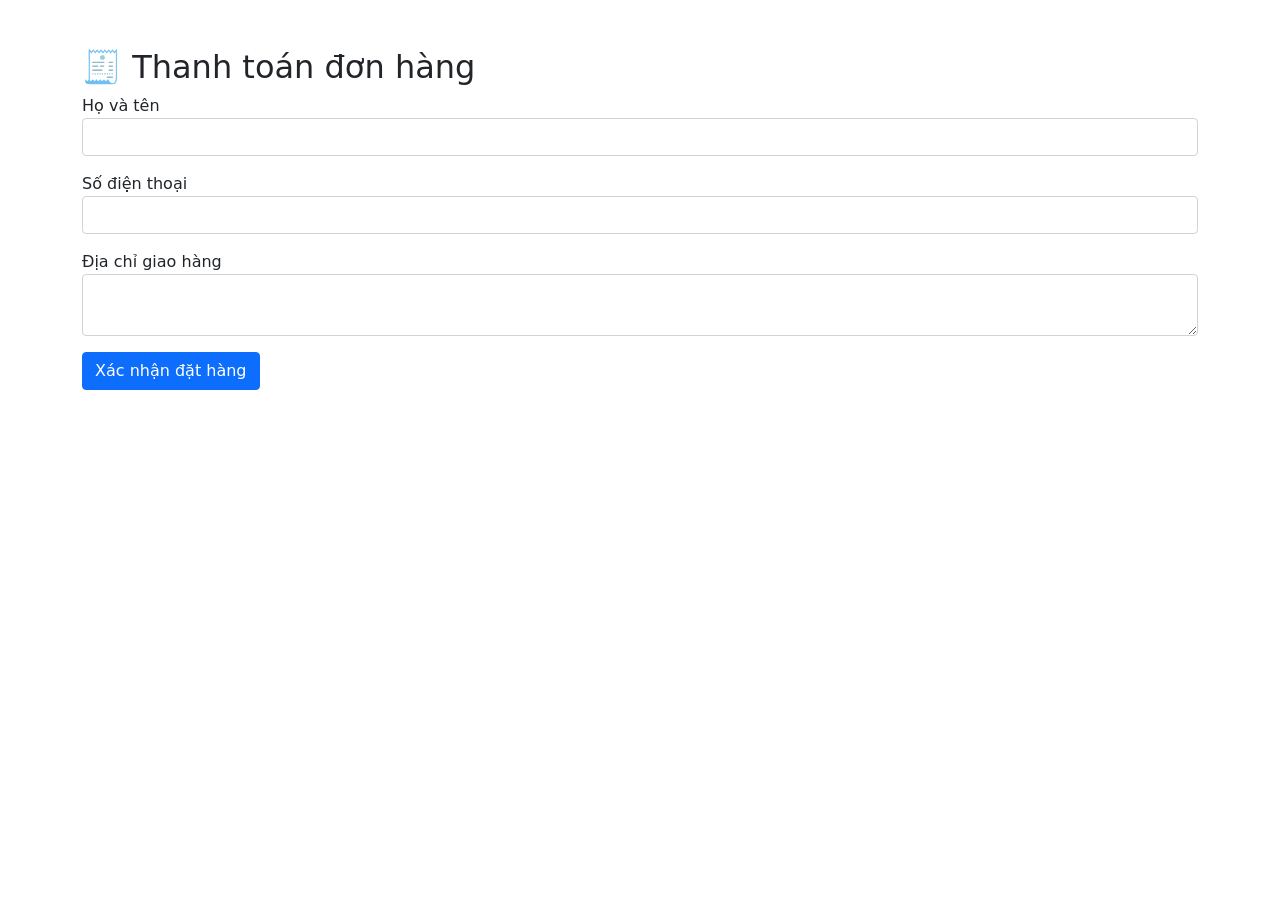
<file: checkout.html>
<!DOCTYPE html>
<html lang="vi">
<head>
    <meta charset="UTF-8">
    <title>Thanh toán</title>
    <link href="css/bootstrap.min.css" rel="stylesheet">
</head>
<body>

    <div class="container mt-5">
        <h2>🧾 Thanh toán đơn hàng</h2>

        <div class="mb-3">
            <label>Họ và tên</label>
            <input type="text" id="customerName" class="form-control">
        </div>

        <div class="mb-3">
            <label>Số điện thoại</label>
            <input type="text" id="customerPhone" class="form-control">
        </div>

        <div class="mb-3">
            <label>Địa chỉ giao hàng</label>
            <textarea id="customerAddress" class="form-control"></textarea>
        </div>

        <button class="btn btn-primary" id="saveOrder">
            Xác nhận đặt hàng
        </button>
    </div>

    <script src="https://code.jquery.com/jquery-3.7.1.min.js"></script>

    <script>
        $("#saveOrder").click(function () {

            let name = $("#customerName").val();
            let phone = $("#customerPhone").val();
            let address = $("#customerAddress").val();

            if (name === "" || phone === "" || address === "") {
                alert("Vui lòng nhập đầy đủ thông tin!");
                return;
            }

            let cart = JSON.parse(localStorage.getItem("cart")) || [];
            let orders = JSON.parse(localStorage.getItem("orders")) || [];

            orders.push({
                customerName: name,
                customerPhone: phone,
                customerAddress: address,
                items: cart
            });

            localStorage.setItem("orders", JSON.stringify(orders));

            localStorage.removeItem("cart");

            alert("Đặt hàng thành công!");

            window.location.href = "index.html";
        });
    </script>

</body>
</html>
</file>
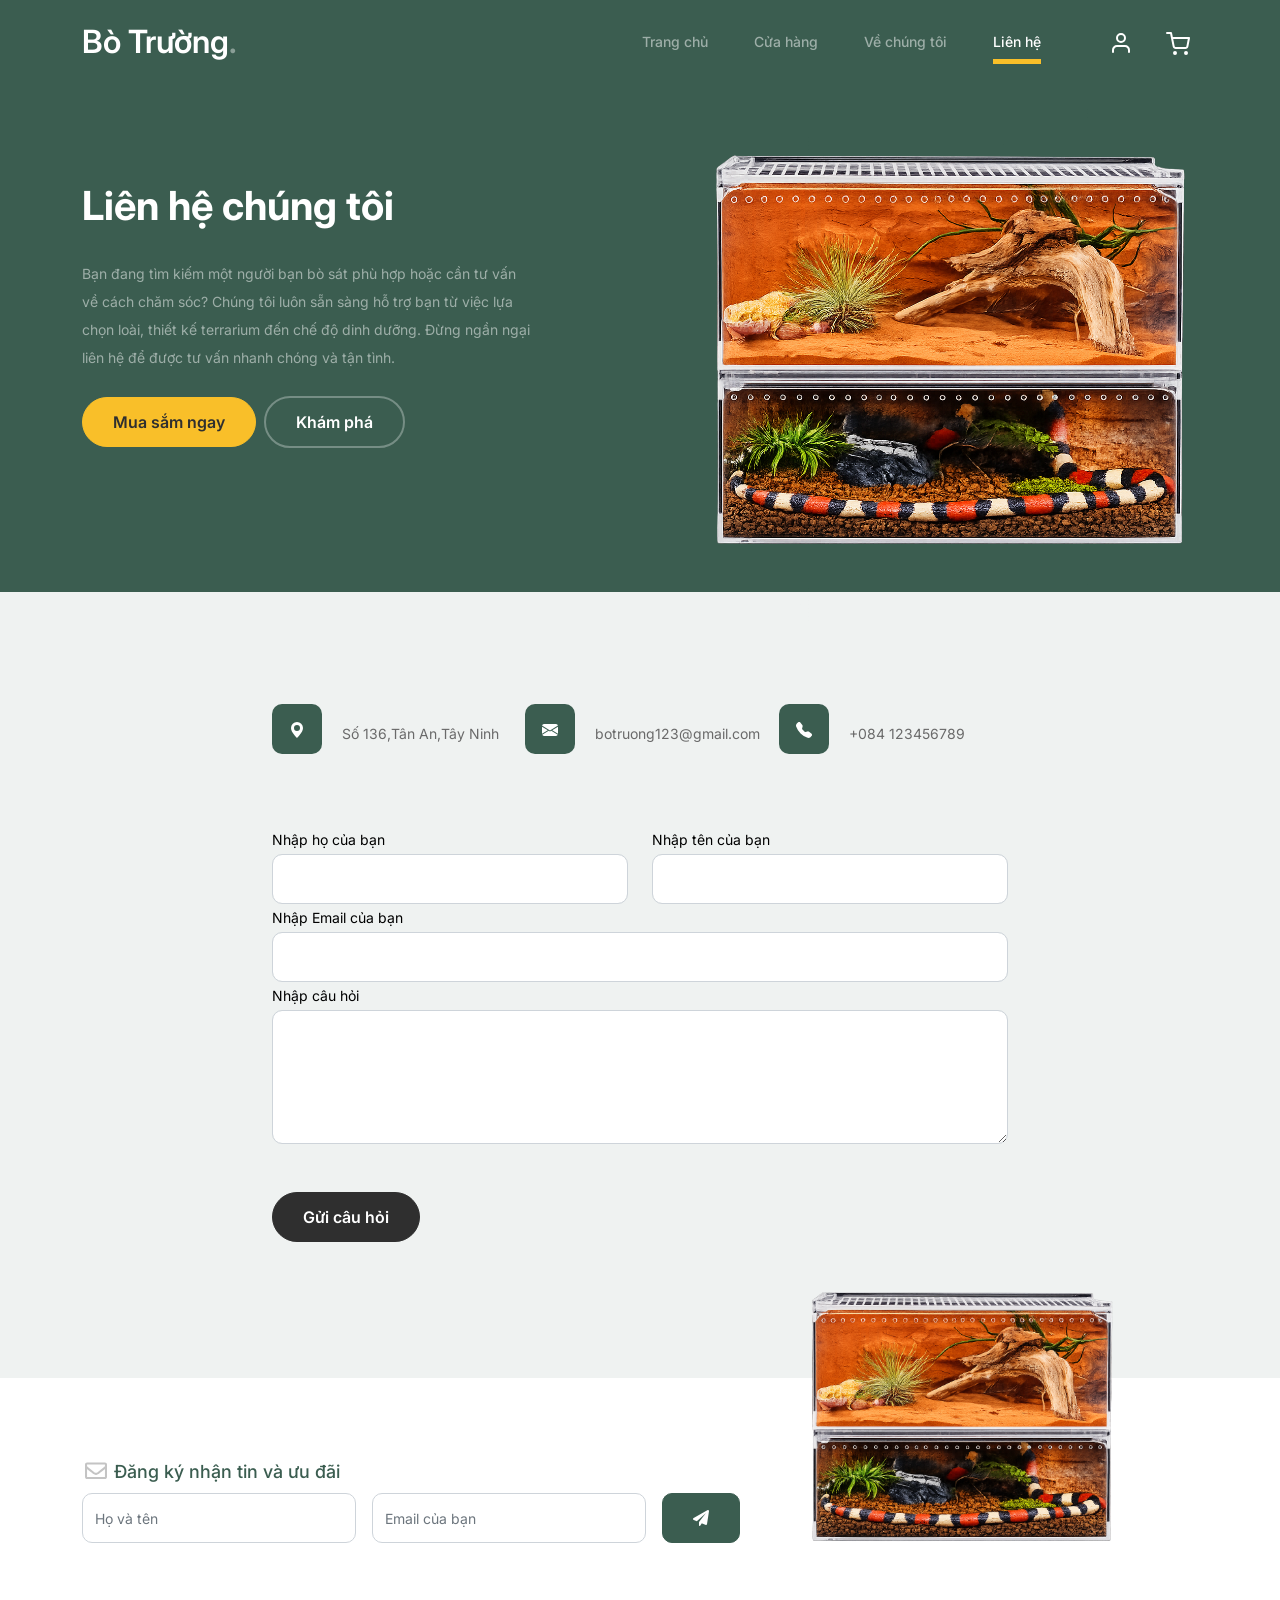
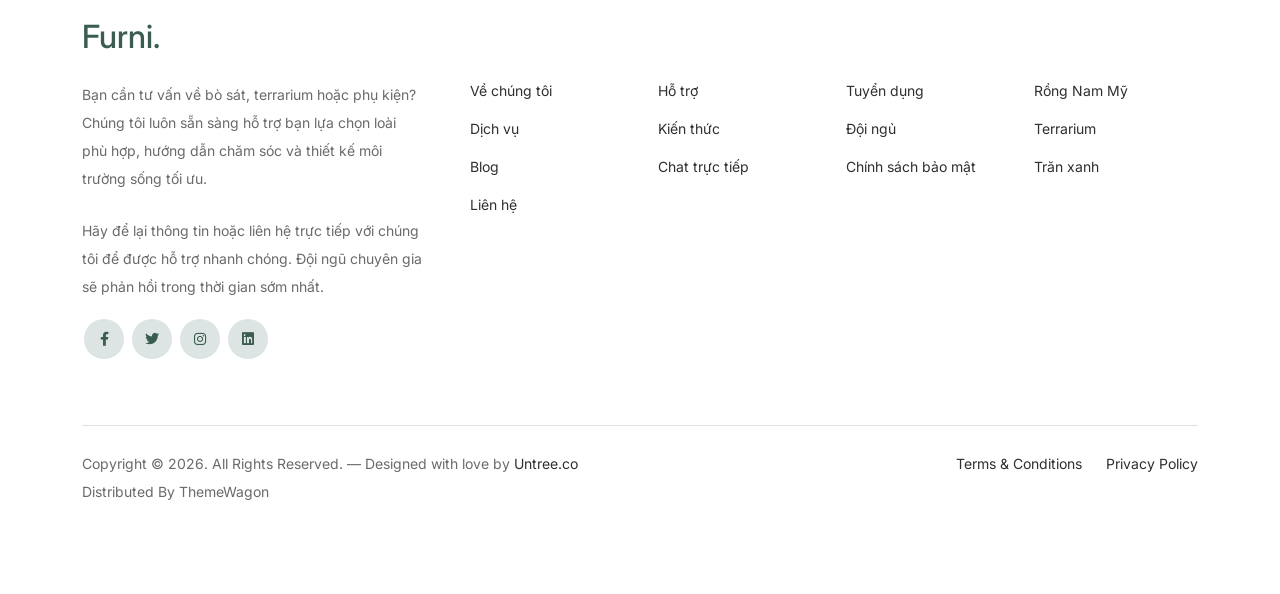
<file: contact.html>
<!-- /*
* Bootstrap 5
* Template Name: Furni
* Template Author: Untree.co
* Template URI: https://untree.co/
* License: https://creativecommons.org/licenses/by/3.0/
*/ -->
<!doctype html>
<html lang="en">
<head>
  <meta charset="utf-8">
  <meta name="viewport" content="width=device-width, initial-scale=1, shrink-to-fit=no">
  <meta name="author" content="Untree.co">
  <link rel="shortcut icon" href="favicon.png">

  <meta name="description" content="" />
  <meta name="keywords" content="bootstrap, bootstrap4" />

		<!-- Bootstrap CSS -->
		<link href="css/bootstrap.min.css" rel="stylesheet">
		<link href="https://cdnjs.cloudflare.com/ajax/libs/font-awesome/6.0.0-beta3/css/all.min.css" rel="stylesheet">
		<link href="css/tiny-slider.css" rel="stylesheet">
		<link href="css/style.css" rel="stylesheet">
		<title>Furni Free Bootstrap 5 Template for Furniture and Interior Design Websites by Untree.co </title>
	</head>

<body>

	<!-- Start Header/Navigation -->
	<nav class="custom-navbar navbar navbar navbar-expand-md navbar-dark bg-dark" arial-label="Furni navigation bar">

		<div class="container">
			<a class="navbar-brand" href="index.html">Bò Trường<span>.</span></a>

			<button class="navbar-toggler" type="button" data-bs-toggle="collapse" data-bs-target="#navbarsFurni" aria-controls="navbarsFurni" aria-expanded="false" aria-label="Toggle navigation">
				<span class="navbar-toggler-icon"></span>
			</button>

			<div class="collapse navbar-collapse" id="navbarsFurni">
				<ul class="custom-navbar-nav navbar-nav ms-auto mb-2 mb-md-0">
					<li class="nav-item">
						<a class="nav-link" href="index.html">Trang chủ</a>
					</li>
					<li><a class="nav-link" href="shop.html">Cửa hàng</a></li>
					<li><a class="nav-link" href="about.html">Về chúng tôi</a></li>
					<li class="active"><a class="nav-link" href="contact.html">Liên hệ</a></li>
				</ul>

				<ul class="custom-navbar-cta navbar-nav mb-2 mb-md-0 ms-5">
					<li><a class="nav-link" href="#"><img src="images/user.svg"></a></li>
					<li><a class="nav-link" href="cart.html"><img src="images/cart.svg"></a></li>
				</ul>
			</div>
		</div>

	</nav>
	<!-- End Header/Navigation -->
	<!-- Start Hero Section -->
	<div class="hero">
		<div class="container">
			<div class="row justify-content-between">
				<div class="col-lg-5">
					<div class="intro-excerpt">
						<h1>Liên hệ chúng tôi</h1>
						<p class="mb-4">
							Bạn đang tìm kiếm một người bạn bò sát phù hợp hoặc cần tư vấn về cách chăm sóc?
							Chúng tôi luôn sẵn sàng hỗ trợ bạn từ việc lựa chọn loài, thiết kế terrarium đến chế độ dinh dưỡng.
							Đừng ngần ngại liên hệ để được tư vấn nhanh chóng và tận tình.
						</p>
						<p><a href="" class="btn btn-secondary me-2">Mua sắm ngay</a><a href="#" class="btn btn-white-outline">Khám phá</a></p>
					</div>
				</div>
				<div class="col-lg-7">
					<div class="hero-img-wrap">
						<img src="images/tera.png" class="img-fluid">
					</div>
				</div>
			</div>
		</div>
	</div>
	<!-- End Hero Section -->
	<!-- Start Contact Form -->
	<div class="untree_co-section">
		<div class="container">

			<div class="block">
				<div class="row justify-content-center">


					<div class="col-md-8 col-lg-8 pb-4">


						<div class="row mb-5">
							<div class="col-lg-4">
								<div class="service no-shadow align-items-center link horizontal d-flex active" data-aos="fade-left" data-aos-delay="0">
									<div class="service-icon color-1 mb-4">
										<svg xmlns="http://www.w3.org/2000/svg" width="16" height="16" fill="currentColor" class="bi bi-geo-alt-fill" viewBox="0 0 16 16">
											<path d="M8 16s6-5.686 6-10A6 6 0 0 0 2 6c0 4.314 6 10 6 10zm0-7a3 3 0 1 1 0-6 3 3 0 0 1 0 6z" />
										</svg>
									</div> <!-- /.icon -->
									<div class="service-contents">
										<p>Số 136,Tân An,Tây Ninh</p>
									</div> <!-- /.service-contents-->
								</div> <!-- /.service -->
							</div>

							<div class="col-lg-4">
								<div class="service no-shadow align-items-center link horizontal d-flex active" data-aos="fade-left" data-aos-delay="0">
									<div class="service-icon color-1 mb-4">
										<svg xmlns="http://www.w3.org/2000/svg" width="16" height="16" fill="currentColor" class="bi bi-envelope-fill" viewBox="0 0 16 16">
											<path d="M.05 3.555A2 2 0 0 1 2 2h12a2 2 0 0 1 1.95 1.555L8 8.414.05 3.555zM0 4.697v7.104l5.803-3.558L0 4.697zM6.761 8.83l-6.57 4.027A2 2 0 0 0 2 14h12a2 2 0 0 0 1.808-1.144l-6.57-4.027L8 9.586l-1.239-.757zm3.436-.586L16 11.801V4.697l-5.803 3.546z" />
										</svg>
									</div> <!-- /.icon -->
									<div class="service-contents">
										<p>botruong123@gmail.com</p>
									</div> <!-- /.service-contents-->
								</div> <!-- /.service -->
							</div>

							<div class="col-lg-4">
								<div class="service no-shadow align-items-center link horizontal d-flex active" data-aos="fade-left" data-aos-delay="0">
									<div class="service-icon color-1 mb-4">
										<svg xmlns="http://www.w3.org/2000/svg" width="16" height="16" fill="currentColor" class="bi bi-telephone-fill" viewBox="0 0 16 16">
											<path fill-rule="evenodd" d="M1.885.511a1.745 1.745 0 0 1 2.61.163L6.29 2.98c.329.423.445.974.315 1.494l-.547 2.19a.678.678 0 0 0 .178.643l2.457 2.457a.678.678 0 0 0 .644.178l2.189-.547a1.745 1.745 0 0 1 1.494.315l2.306 1.794c.829.645.905 1.87.163 2.611l-1.034 1.034c-.74.74-1.846 1.065-2.877.702a18.634 18.634 0 0 1-7.01-4.42 18.634 18.634 0 0 1-4.42-7.009c-.362-1.03-.037-2.137.703-2.877L1.885.511z" />
										</svg>
									</div> <!-- /.icon -->
									<div class="service-contents">
										<p>+084 123456789</p>
									</div> <!-- /.service-contents-->
								</div> <!-- /.service -->
							</div>
						</div>

						<form id="contactForm">
							<div class="row">
								<div class="col-6">
									<div class="form-group">
										<label class="text-black" for="fname">Nhập họ của bạn</label>
										<input type="text" class="form-control" id="fname">
									</div>
								</div>

								<div class="col-6">
									<div class="form-group">
										<label class="text-black" for="lname">Nhập tên của bạn</label>
										<input type="text" class="form-control" id="lname">
									</div>
								</div>
							</div>

							<div class="form-group">
								<label class="text-black" for="email">Nhập Email của bạn</label>
								<input type="email" class="form-control" id="email">
							</div>

							<div class="form-group mb-5">
								<label class="text-black" for="message">Nhập câu hỏi</label>
								<textarea class="form-control" id="message" cols="30" rows="5"></textarea>
							</div>

							<button type="button" id="sendContact" class="btn btn-primary-hover-outline">
								Gửi câu hỏi
							</button>
						</form>

					</div>

				</div>

			</div>

		</div>


	</div>
	</div>

	<!-- End Contact Form -->
	<!-- Start Footer Section -->
	<footer class="footer-section">
		<div class="container relative">

			<div class="sofa-img">
				<img src="images/tera.png" alt="Image" style="width:100%; max-width:500px;">
			</div>

			<div class="row">
				<div class="col-lg-8">
					<div class="subscription-form">
						<h3 class="d-flex align-items-center"><span class="me-1"><img src="images/envelope-outline.svg" alt="Image" class="img-fluid"></span><span>Đăng ký nhận tin và ưu đãi</span></h3>

						<form action="#" class="row g-3">
							<div class="col-auto">
								<input type="text" class="form-control" placeholder="Họ và tên">
							</div>
							<div class="col-auto">
								<input type="email" class="form-control" placeholder="Email của bạn">
							</div>
							<div class="col-auto">
								<button class="btn btn-primary">
									<span class="fa fa-paper-plane"></span>
								</button>
							</div>
						</form>

					</div>
				</div>
			</div>

			<div class="row g-5 mb-5">
				<div class="col-lg-4">
					<div class="mb-4 footer-logo-wrap"><a href="#" class="footer-logo">Furni<span>.</span></a></div>
					<p class="mb-4">
						Bạn cần tư vấn về bò sát, terrarium hoặc phụ kiện?
						Chúng tôi luôn sẵn sàng hỗ trợ bạn lựa chọn loài phù hợp,
						hướng dẫn chăm sóc và thiết kế môi trường sống tối ưu.
					</p>
					<p>
						Hãy để lại thông tin hoặc liên hệ trực tiếp với chúng tôi để được hỗ trợ nhanh chóng.
						Đội ngũ chuyên gia sẽ phản hồi trong thời gian sớm nhất.
					</p>

					<ul class="list-unstyled custom-social">
						<li><a href="#"><span class="fa fa-brands fa-facebook-f"></span></a></li>
						<li><a href="#"><span class="fa fa-brands fa-twitter"></span></a></li>
						<li><a href="#"><span class="fa fa-brands fa-instagram"></span></a></li>
						<li><a href="#"><span class="fa fa-brands fa-linkedin"></span></a></li>
					</ul>
				</div>

				<div class="col-lg-8">
					<div class="row links-wrap">
						<div class="col-6 col-sm-6 col-md-3">
							<ul class="list-unstyled">
								<li><a href="#">Về chúng tôi</a></li>
								<li><a href="#">Dịch vụ</a></li>
								<li><a href="#">Blog</a></li>
								<li><a href="#">Liên hệ</a></li>
							</ul>
						</div>

						<div class="col-6 col-sm-6 col-md-3">
							<ul class="list-unstyled">
								<li><a href="#">Hỗ trợ </a></li>
								<li><a href="#">Kiến thức</a></li>
								<li><a href="#">Chat trực tiếp</a></li>
							</ul>
						</div>

						<div class="col-6 col-sm-6 col-md-3">
							<ul class="list-unstyled">
								<li><a href="#">Tuyển dụng</a></li>
								<li><a href="#">Đội ngủ</a></li>
								<li><a href="#">Chính sách bảo mật</a></li>
							</ul>
						</div>

						<div class="col-6 col-sm-6 col-md-3">
							<ul class="list-unstyled">
								<li><a href="#">Rồng Nam Mỹ</a></li>
								<li><a href="#">Terrarium</a></li>
								<li><a href="#">Trăn xanh</a></li>
							</ul>
						</div>
					</div>
				</div>

			</div>

			<div class="border-top copyright">
				<div class="row pt-4">
					<div class="col-lg-6">
						<p class="mb-2 text-center text-lg-start">
							Copyright &copy;
							<script>document.write(new Date().getFullYear());</script>. All Rights Reserved. &mdash; Designed with love by <a href="https://untree.co">Untree.co</a> Distributed By <a hreff="https://themewagon.com">ThemeWagon</a>  <!-- License information: https://untree.co/license/ -->
						</p>
					</div>

					<div class="col-lg-6 text-center text-lg-end">
						<ul class="list-unstyled d-inline-flex ms-auto">
							<li class="me-4"><a href="#">Terms &amp; Conditions</a></li>
							<li><a href="#">Privacy Policy</a></li>
						</ul>
					</div>

				</div>
			</div>

		</div>
	</footer>
	<!-- End Footer Section -->


	<script src="js/bootstrap.bundle.min.js"></script>
	<script src="js/tiny-slider.js"></script>
	<script src="js/custom.js"></script>


	<script src="https://code.jquery.com/jquery-3.7.1.min.js"></script>

	<script>
		$("#sendContact").click(function () {

			let fname = $("#fname").val().trim();
			let lname = $("#lname").val().trim();
			let email = $("#email").val().trim();
			let message = $("#message").val().trim();

			if (fname === "" || lname === "" || email === "" || message === "") {
				alert("Vui lòng nhập đầy đủ thông tin!");
				return;
			}

			let blockedList = JSON.parse(localStorage.getItem("blockedContacts")) || [];

			if (blockedList.includes(email)) {
				alert("⚠ Email này đã bị chặn do spam. Không thể gửi liên hệ.");
				return;
			}

			let contacts = JSON.parse(localStorage.getItem("contacts")) || [];

			contacts.push({
				fullName: fname + " " + lname,
				email: email,
				message: message,
				time: new Date().toLocaleString(),
				status: "Chưa xử lý"
			});

			localStorage.setItem("contacts", JSON.stringify(contacts));

			alert("Gửi liên hệ thành công! Admin sẽ phản hồi sớm nhất.");

			$("#fname").val("");
			$("#lname").val("");
			$("#email").val("");
			$("#message").val("");
		});
	</script>
</body>

</html>
</file>
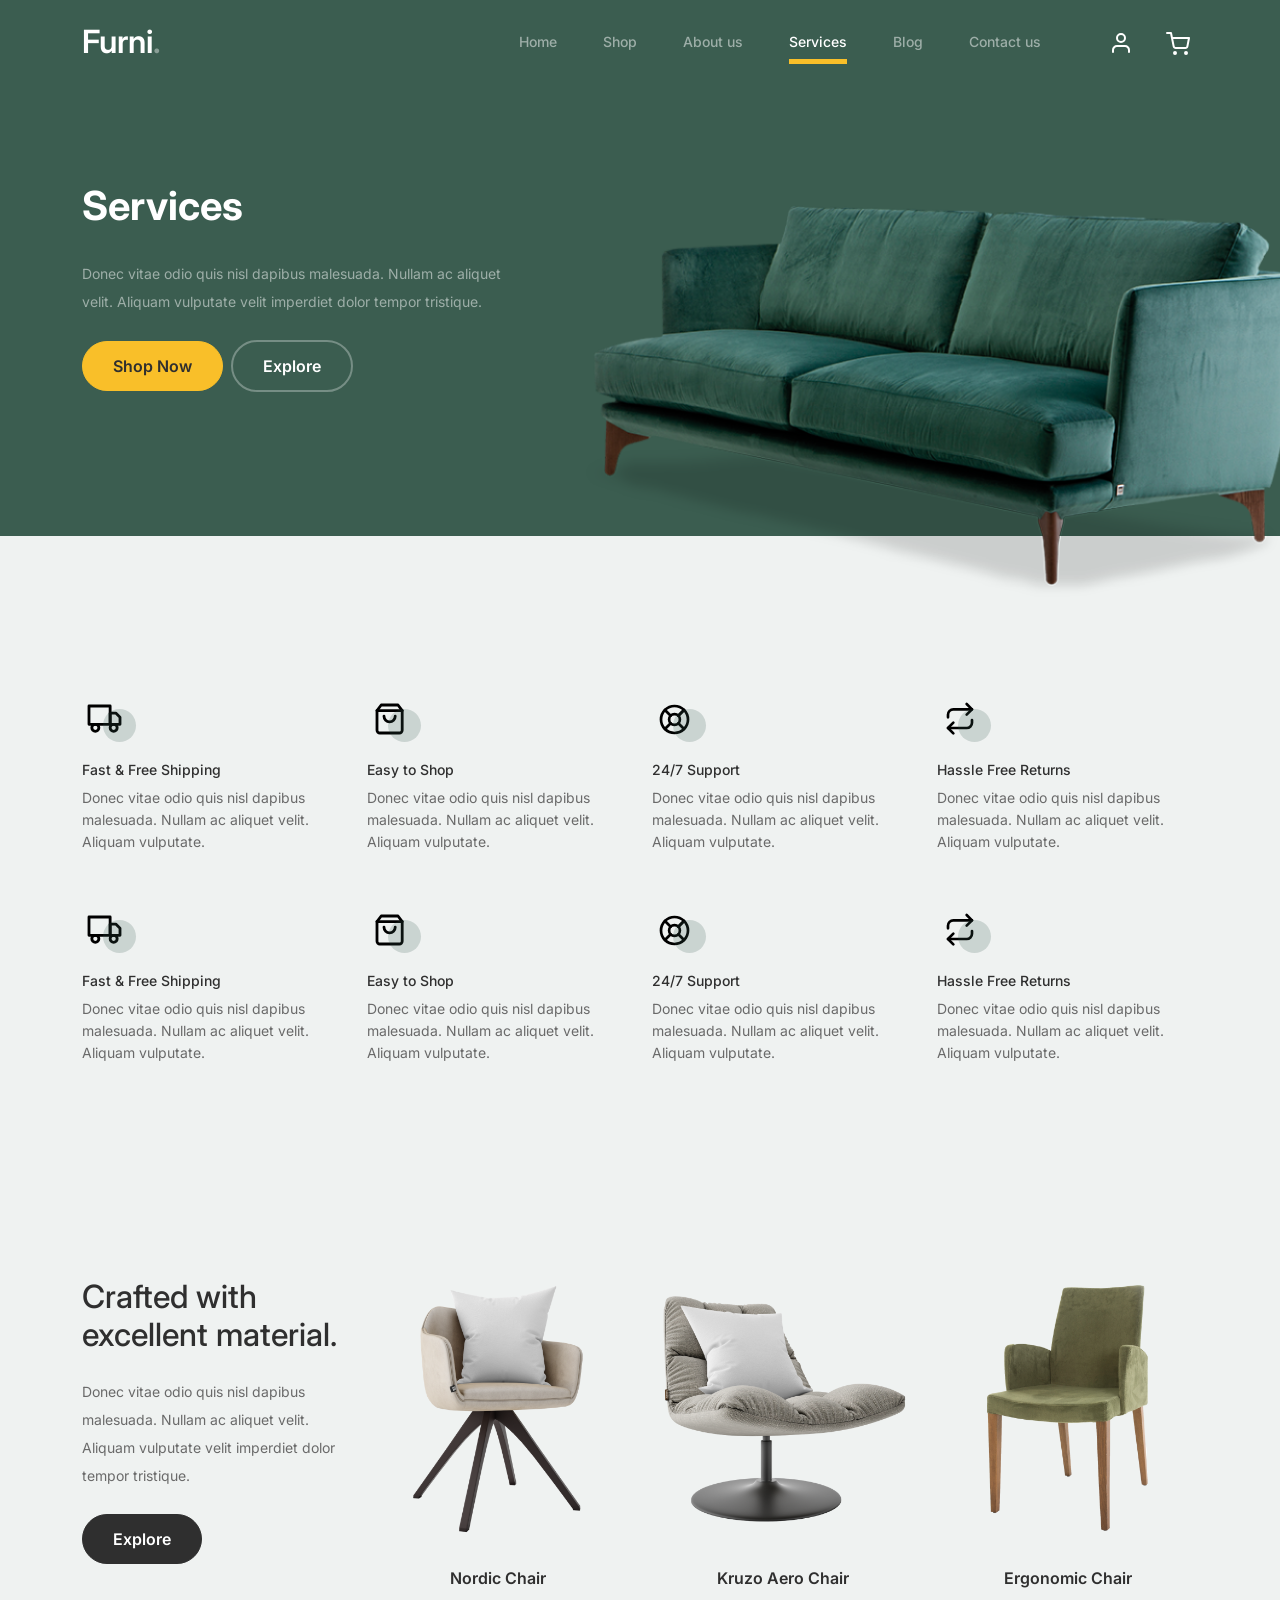
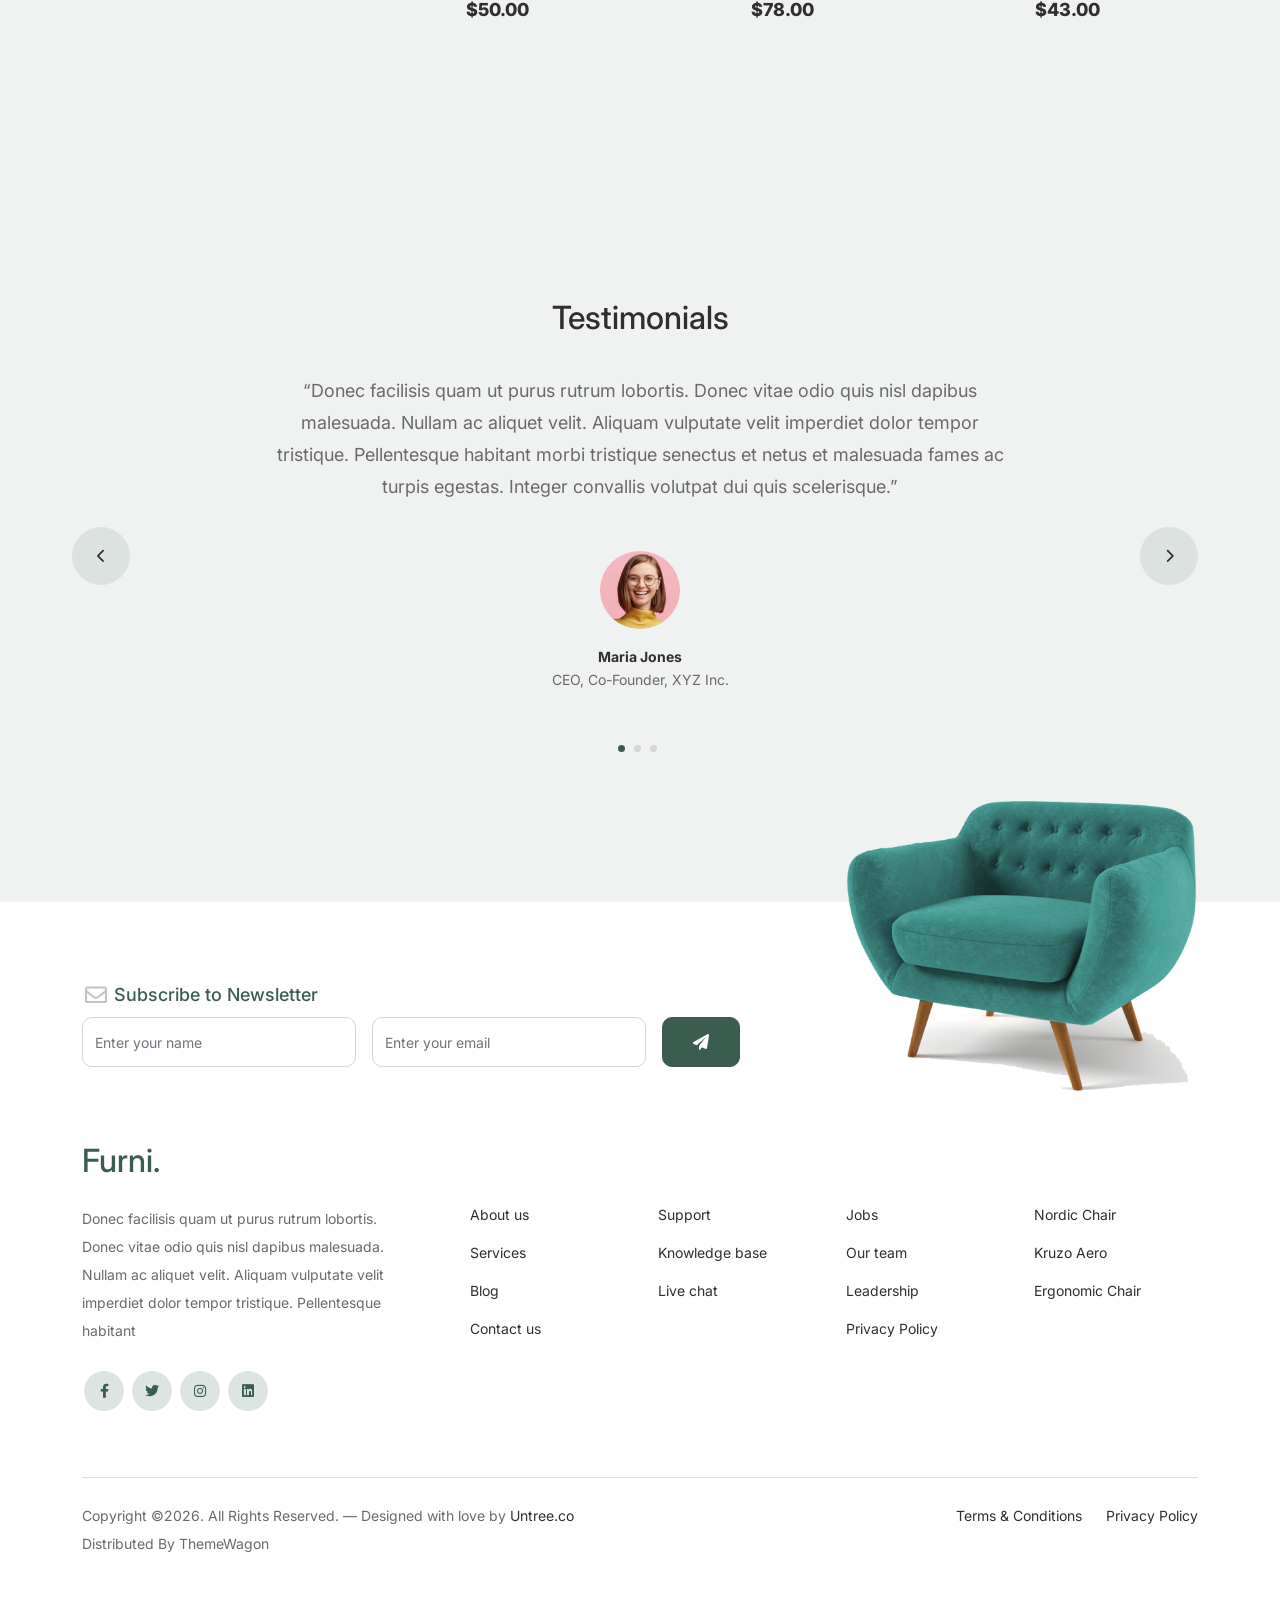
<file: services.html>
<!-- /*
* Bootstrap 5
* Template Name: Furni
* Template Author: Untree.co
* Template URI: https://untree.co/
* License: https://creativecommons.org/licenses/by/3.0/
*/ -->
<!doctype html>
<html lang="en">
<head>
  <meta charset="utf-8">
  <meta name="viewport" content="width=device-width, initial-scale=1, shrink-to-fit=no">
  <meta name="author" content="Untree.co">
  <link rel="shortcut icon" href="favicon.png">

  <meta name="description" content="" />
  <meta name="keywords" content="bootstrap, bootstrap4" />

		<!-- Bootstrap CSS -->
		<link href="css/bootstrap.min.css" rel="stylesheet">
		<link href="https://cdnjs.cloudflare.com/ajax/libs/font-awesome/6.0.0-beta3/css/all.min.css" rel="stylesheet">
		<link href="css/tiny-slider.css" rel="stylesheet">
		<link href="css/style.css" rel="stylesheet">
		<title>Furni Free Bootstrap 5 Template for Furniture and Interior Design Websites by Untree.co </title>
	</head>

	<body>

		<!-- Start Header/Navigation -->
		<nav class="custom-navbar navbar navbar navbar-expand-md navbar-dark bg-dark" arial-label="Furni navigation bar">

			<div class="container">
				<a class="navbar-brand" href="index.html">Furni<span>.</span></a>

				<button class="navbar-toggler" type="button" data-bs-toggle="collapse" data-bs-target="#navbarsFurni" aria-controls="navbarsFurni" aria-expanded="false" aria-label="Toggle navigation">
					<span class="navbar-toggler-icon"></span>
				</button>

				<div class="collapse navbar-collapse" id="navbarsFurni">
					<ul class="custom-navbar-nav navbar-nav ms-auto mb-2 mb-md-0">
						<li class="nav-item">
							<a class="nav-link" href="index.html">Home</a>
						</li>
						<li><a class="nav-link" href="shop.html">Shop</a></li>
						<li><a class="nav-link" href="about.html">About us</a></li>
						<li class="active"><a class="nav-link" href="services.html">Services</a></li>
						<li><a class="nav-link" href="blog.html">Blog</a></li>
						<li><a class="nav-link" href="contact.html">Contact us</a></li>
					</ul>

					<ul class="custom-navbar-cta navbar-nav mb-2 mb-md-0 ms-5">
						<li><a class="nav-link" href="#"><img src="images/user.svg"></a></li>
						<li><a class="nav-link" href="cart.html"><img src="images/cart.svg"></a></li>
					</ul>
				</div>
			</div>
				
		</nav>
		<!-- End Header/Navigation -->

		<!-- Start Hero Section -->
			<div class="hero">
				<div class="container">
					<div class="row justify-content-between">
						<div class="col-lg-5">
							<div class="intro-excerpt">
								<h1>Services</h1>
								<p class="mb-4">Donec vitae odio quis nisl dapibus malesuada. Nullam ac aliquet velit. Aliquam vulputate velit imperdiet dolor tempor tristique.</p>
								<p><a href="" class="btn btn-secondary me-2">Shop Now</a><a href="#" class="btn btn-white-outline">Explore</a></p>
							</div>
						</div>
						<div class="col-lg-7">
							<div class="hero-img-wrap">
								<img src="images/couch.png" class="img-fluid">
							</div>
						</div>
					</div>
				</div>
			</div>
		<!-- End Hero Section -->

		

		<!-- Start Why Choose Us Section -->
		<div class="why-choose-section">
			<div class="container">
				
				
				<div class="row my-5">
					<div class="col-6 col-md-6 col-lg-3 mb-4">
						<div class="feature">
							<div class="icon">
								<img src="images/truck.svg" alt="Image" class="imf-fluid">
							</div>
							<h3>Fast &amp; Free Shipping</h3>
							<p>Donec vitae odio quis nisl dapibus malesuada. Nullam ac aliquet velit. Aliquam vulputate.</p>
						</div>
					</div>

					<div class="col-6 col-md-6 col-lg-3 mb-4">
						<div class="feature">
							<div class="icon">
								<img src="images/bag.svg" alt="Image" class="imf-fluid">
							</div>
							<h3>Easy to Shop</h3>
							<p>Donec vitae odio quis nisl dapibus malesuada. Nullam ac aliquet velit. Aliquam vulputate.</p>
						</div>
					</div>

					<div class="col-6 col-md-6 col-lg-3 mb-4">
						<div class="feature">
							<div class="icon">
								<img src="images/support.svg" alt="Image" class="imf-fluid">
							</div>
							<h3>24/7 Support</h3>
							<p>Donec vitae odio quis nisl dapibus malesuada. Nullam ac aliquet velit. Aliquam vulputate.</p>
						</div>
					</div>

					<div class="col-6 col-md-6 col-lg-3 mb-4">
						<div class="feature">
							<div class="icon">
								<img src="images/return.svg" alt="Image" class="imf-fluid">
							</div>
							<h3>Hassle Free Returns</h3>
							<p>Donec vitae odio quis nisl dapibus malesuada. Nullam ac aliquet velit. Aliquam vulputate.</p>
						</div>
					</div>

					<div class="col-6 col-md-6 col-lg-3 mb-4">
						<div class="feature">
							<div class="icon">
								<img src="images/truck.svg" alt="Image" class="imf-fluid">
							</div>
							<h3>Fast &amp; Free Shipping</h3>
							<p>Donec vitae odio quis nisl dapibus malesuada. Nullam ac aliquet velit. Aliquam vulputate.</p>
						</div>
					</div>

					<div class="col-6 col-md-6 col-lg-3 mb-4">
						<div class="feature">
							<div class="icon">
								<img src="images/bag.svg" alt="Image" class="imf-fluid">
							</div>
							<h3>Easy to Shop</h3>
							<p>Donec vitae odio quis nisl dapibus malesuada. Nullam ac aliquet velit. Aliquam vulputate.</p>
						</div>
					</div>

					<div class="col-6 col-md-6 col-lg-3 mb-4">
						<div class="feature">
							<div class="icon">
								<img src="images/support.svg" alt="Image" class="imf-fluid">
							</div>
							<h3>24/7 Support</h3>
							<p>Donec vitae odio quis nisl dapibus malesuada. Nullam ac aliquet velit. Aliquam vulputate.</p>
						</div>
					</div>

					<div class="col-6 col-md-6 col-lg-3 mb-4">
						<div class="feature">
							<div class="icon">
								<img src="images/return.svg" alt="Image" class="imf-fluid">
							</div>
							<h3>Hassle Free Returns</h3>
							<p>Donec vitae odio quis nisl dapibus malesuada. Nullam ac aliquet velit. Aliquam vulputate.</p>
						</div>
					</div>

				</div>
			
			</div>
		</div>
		<!-- End Why Choose Us Section -->

		<!-- Start Product Section -->
		<div class="product-section pt-0">
			<div class="container">
				<div class="row">

					<!-- Start Column 1 -->
					<div class="col-md-12 col-lg-3 mb-5 mb-lg-0">
						<h2 class="mb-4 section-title">Crafted with excellent material.</h2>
						<p class="mb-4">Donec vitae odio quis nisl dapibus malesuada. Nullam ac aliquet velit. Aliquam vulputate velit imperdiet dolor tempor tristique. </p>
						<p><a href="#" class="btn">Explore</a></p>
					</div> 
					<!-- End Column 1 -->

					<!-- Start Column 2 -->
					<div class="col-12 col-md-4 col-lg-3 mb-5 mb-md-0">
						<a class="product-item" href="#">
							<img src="images/product-1.png" class="img-fluid product-thumbnail">
							<h3 class="product-title">Nordic Chair</h3>
							<strong class="product-price">$50.00</strong>

							<span class="icon-cross">
								<img src="images/cross.svg" class="img-fluid">
							</span>
						</a>
					</div> 
					<!-- End Column 2 -->

					<!-- Start Column 3 -->
					<div class="col-12 col-md-4 col-lg-3 mb-5 mb-md-0">
						<a class="product-item" href="#">
							<img src="images/product-2.png" class="img-fluid product-thumbnail">
							<h3 class="product-title">Kruzo Aero Chair</h3>
							<strong class="product-price">$78.00</strong>

							<span class="icon-cross">
								<img src="images/cross.svg" class="img-fluid">
							</span>
						</a>
					</div>
					<!-- End Column 3 -->

					<!-- Start Column 4 -->
					<div class="col-12 col-md-4 col-lg-3 mb-5 mb-md-0">
						<a class="product-item" href="#">
							<img src="images/product-3.png" class="img-fluid product-thumbnail">
							<h3 class="product-title">Ergonomic Chair</h3>
							<strong class="product-price">$43.00</strong>

							<span class="icon-cross">
								<img src="images/cross.svg" class="img-fluid">
							</span>
						</a>
					</div>
					<!-- End Column 4 -->

				</div>
			</div>
		</div>
		<!-- End Product Section -->

		

		<!-- Start Testimonial Slider -->
		<div class="testimonial-section before-footer-section">
			<div class="container">
				<div class="row">
					<div class="col-lg-7 mx-auto text-center">
						<h2 class="section-title">Testimonials</h2>
					</div>
				</div>

				<div class="row justify-content-center">
					<div class="col-lg-12">
						<div class="testimonial-slider-wrap text-center">

							<div id="testimonial-nav">
								<span class="prev" data-controls="prev"><span class="fa fa-chevron-left"></span></span>
								<span class="next" data-controls="next"><span class="fa fa-chevron-right"></span></span>
							</div>

							<div class="testimonial-slider">
								
								<div class="item">
									<div class="row justify-content-center">
										<div class="col-lg-8 mx-auto">

											<div class="testimonial-block text-center">
												<blockquote class="mb-5">
													<p>&ldquo;Donec facilisis quam ut purus rutrum lobortis. Donec vitae odio quis nisl dapibus malesuada. Nullam ac aliquet velit. Aliquam vulputate velit imperdiet dolor tempor tristique. Pellentesque habitant morbi tristique senectus et netus et malesuada fames ac turpis egestas. Integer convallis volutpat dui quis scelerisque.&rdquo;</p>
												</blockquote>

												<div class="author-info">
													<div class="author-pic">
														<img src="images/person-1.png" alt="Maria Jones" class="img-fluid">
													</div>
													<h3 class="font-weight-bold">Maria Jones</h3>
													<span class="position d-block mb-3">CEO, Co-Founder, XYZ Inc.</span>
												</div>
											</div>

										</div>
									</div>
								</div> 
								<!-- END item -->

								<div class="item">
									<div class="row justify-content-center">
										<div class="col-lg-8 mx-auto">

											<div class="testimonial-block text-center">
												<blockquote class="mb-5">
													<p>&ldquo;Donec facilisis quam ut purus rutrum lobortis. Donec vitae odio quis nisl dapibus malesuada. Nullam ac aliquet velit. Aliquam vulputate velit imperdiet dolor tempor tristique. Pellentesque habitant morbi tristique senectus et netus et malesuada fames ac turpis egestas. Integer convallis volutpat dui quis scelerisque.&rdquo;</p>
												</blockquote>

												<div class="author-info">
													<div class="author-pic">
														<img src="images/person-1.png" alt="Maria Jones" class="img-fluid">
													</div>
													<h3 class="font-weight-bold">Maria Jones</h3>
													<span class="position d-block mb-3">CEO, Co-Founder, XYZ Inc.</span>
												</div>
											</div>

										</div>
									</div>
								</div> 
								<!-- END item -->

								<div class="item">
									<div class="row justify-content-center">
										<div class="col-lg-8 mx-auto">

											<div class="testimonial-block text-center">
												<blockquote class="mb-5">
													<p>&ldquo;Donec facilisis quam ut purus rutrum lobortis. Donec vitae odio quis nisl dapibus malesuada. Nullam ac aliquet velit. Aliquam vulputate velit imperdiet dolor tempor tristique. Pellentesque habitant morbi tristique senectus et netus et malesuada fames ac turpis egestas. Integer convallis volutpat dui quis scelerisque.&rdquo;</p>
												</blockquote>

												<div class="author-info">
													<div class="author-pic">
														<img src="images/person-1.png" alt="Maria Jones" class="img-fluid">
													</div>
													<h3 class="font-weight-bold">Maria Jones</h3>
													<span class="position d-block mb-3">CEO, Co-Founder, XYZ Inc.</span>
												</div>
											</div>

										</div>
									</div>
								</div> 
								<!-- END item -->

							</div>

						</div>
					</div>
				</div>
			</div>
		</div>
		<!-- End Testimonial Slider -->

		

		<!-- Start Footer Section -->
		<footer class="footer-section">
			<div class="container relative">

				<div class="sofa-img">
					<img src="images/sofa.png" alt="Image" class="img-fluid">
				</div>

				<div class="row">
					<div class="col-lg-8">
						<div class="subscription-form">
							<h3 class="d-flex align-items-center"><span class="me-1"><img src="images/envelope-outline.svg" alt="Image" class="img-fluid"></span><span>Subscribe to Newsletter</span></h3>

							<form action="#" class="row g-3">
								<div class="col-auto">
									<input type="text" class="form-control" placeholder="Enter your name">
								</div>
								<div class="col-auto">
									<input type="email" class="form-control" placeholder="Enter your email">
								</div>
								<div class="col-auto">
									<button class="btn btn-primary">
										<span class="fa fa-paper-plane"></span>
									</button>
								</div>
							</form>

						</div>
					</div>
				</div>

				<div class="row g-5 mb-5">
					<div class="col-lg-4">
						<div class="mb-4 footer-logo-wrap"><a href="#" class="footer-logo">Furni<span>.</span></a></div>
						<p class="mb-4">Donec facilisis quam ut purus rutrum lobortis. Donec vitae odio quis nisl dapibus malesuada. Nullam ac aliquet velit. Aliquam vulputate velit imperdiet dolor tempor tristique. Pellentesque habitant</p>

						<ul class="list-unstyled custom-social">
							<li><a href="#"><span class="fa fa-brands fa-facebook-f"></span></a></li>
							<li><a href="#"><span class="fa fa-brands fa-twitter"></span></a></li>
							<li><a href="#"><span class="fa fa-brands fa-instagram"></span></a></li>
							<li><a href="#"><span class="fa fa-brands fa-linkedin"></span></a></li>
						</ul>
					</div>

					<div class="col-lg-8">
						<div class="row links-wrap">
							<div class="col-6 col-sm-6 col-md-3">
								<ul class="list-unstyled">
									<li><a href="#">About us</a></li>
									<li><a href="#">Services</a></li>
									<li><a href="#">Blog</a></li>
									<li><a href="#">Contact us</a></li>
								</ul>
							</div>

							<div class="col-6 col-sm-6 col-md-3">
								<ul class="list-unstyled">
									<li><a href="#">Support</a></li>
									<li><a href="#">Knowledge base</a></li>
									<li><a href="#">Live chat</a></li>
								</ul>
							</div>

							<div class="col-6 col-sm-6 col-md-3">
								<ul class="list-unstyled">
									<li><a href="#">Jobs</a></li>
									<li><a href="#">Our team</a></li>
									<li><a href="#">Leadership</a></li>
									<li><a href="#">Privacy Policy</a></li>
								</ul>
							</div>

							<div class="col-6 col-sm-6 col-md-3">
								<ul class="list-unstyled">
									<li><a href="#">Nordic Chair</a></li>
									<li><a href="#">Kruzo Aero</a></li>
									<li><a href="#">Ergonomic Chair</a></li>
								</ul>
							</div>
						</div>
					</div>

				</div>

				<div class="border-top copyright">
					<div class="row pt-4">
						<div class="col-lg-6">
							<p class="mb-2 text-center text-lg-start">Copyright &copy;<script>document.write(new Date().getFullYear());</script>. All Rights Reserved. &mdash; Designed with love by <a href="https://untree.co">Untree.co</a> Distributed By <a hreff="https://themewagon.com">ThemeWagon</a> <!-- License information: https://untree.co/license/ -->
            </p>
						</div>

						<div class="col-lg-6 text-center text-lg-end">
							<ul class="list-unstyled d-inline-flex ms-auto">
								<li class="me-4"><a href="#">Terms &amp; Conditions</a></li>
								<li><a href="#">Privacy Policy</a></li>
							</ul>
						</div>

					</div>
				</div>

			</div>
		</footer>
		<!-- End Footer Section -->	


		<script src="js/bootstrap.bundle.min.js"></script>
		<script src="js/tiny-slider.js"></script>
		<script src="js/custom.js"></script>
	</body>

</html>
</file>
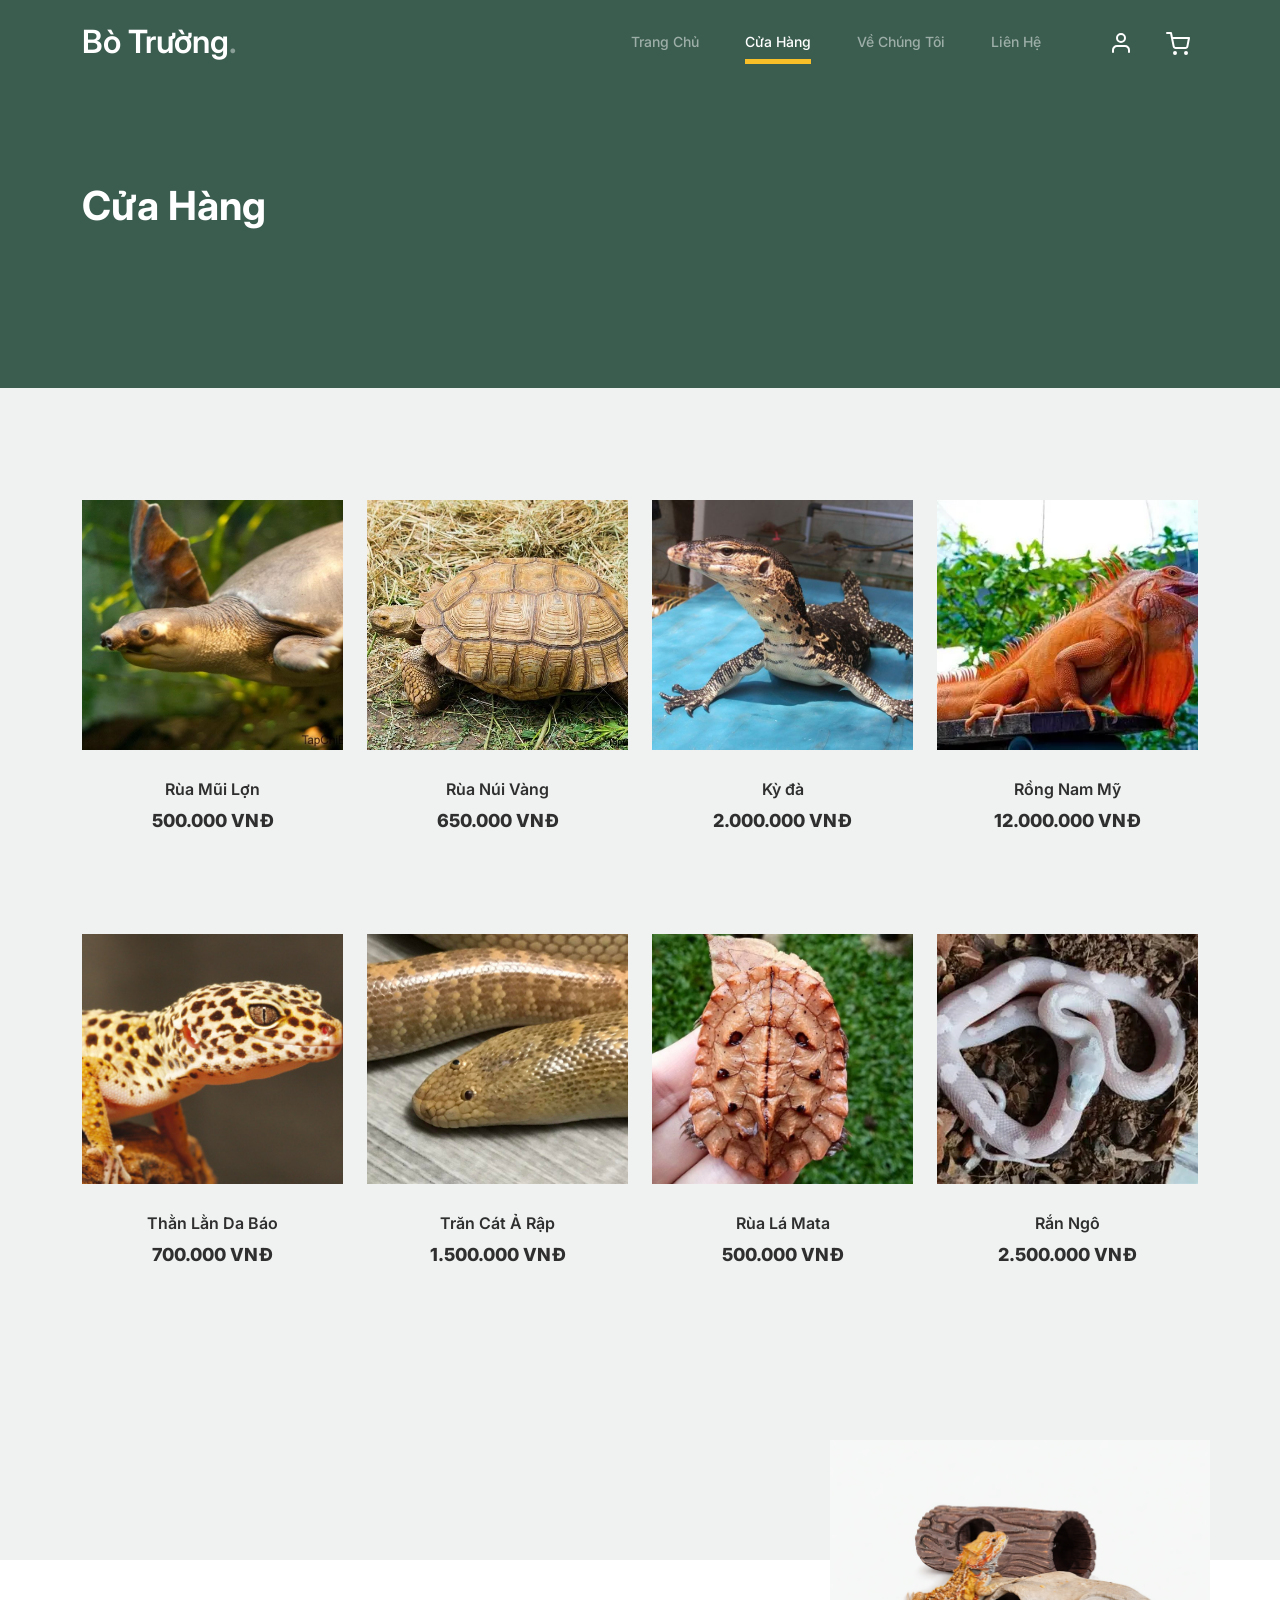
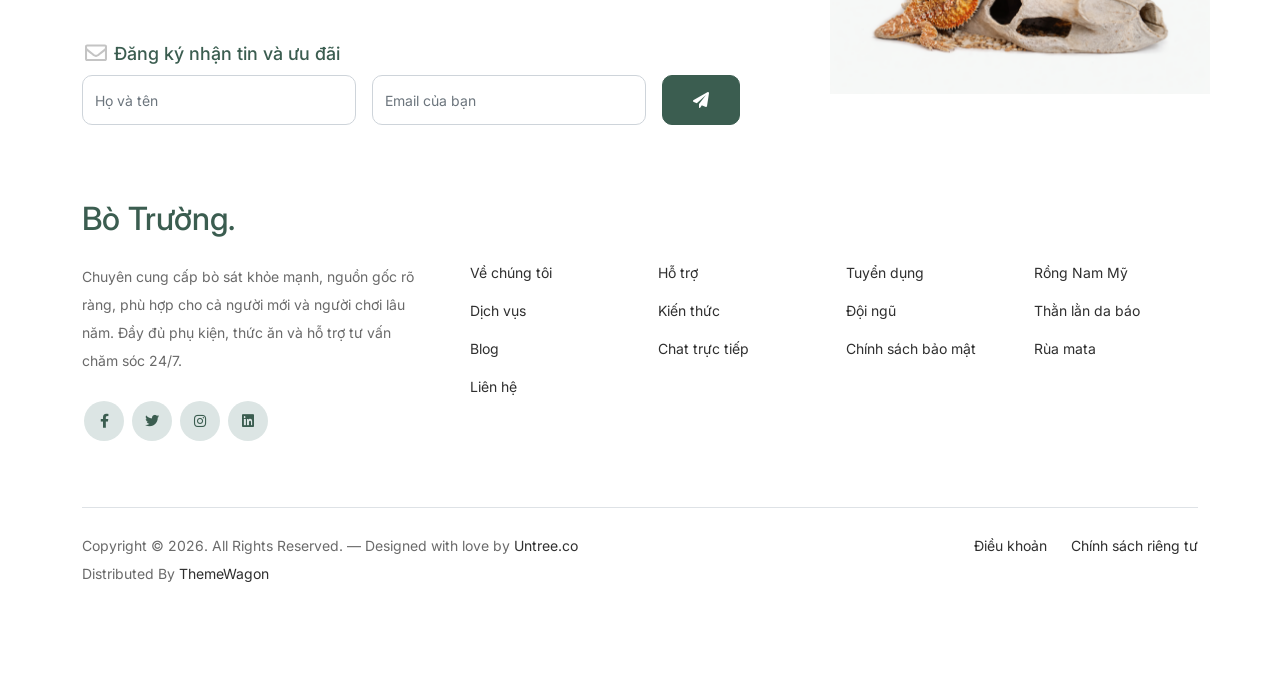
<file: shop.html>
<!-- /*
* Bootstrap 5
* Template Name: Furni
* Template Author: Untree.co
* Template URI: https://untree.co/
* License: https://creativecommons.org/licenses/by/3.0/
*/ -->
<!doctype html>
<html lang="en">
<head>

  <meta charset="utf-8">
  <meta name="viewport" content="width=device-width, initial-scale=1, shrink-to-fit=no">
  <meta name="author" content="Untree.co">
  <link rel="shortcut icon" href="favicon.png">

  <meta name="description" content="" />
  <meta name="keywords" content="bootstrap, bootstrap4" />

		<!-- Bootstrap CSS -->
		<link href="css/bootstrap.min.css" rel="stylesheet">
		<link href="https://cdnjs.cloudflare.com/ajax/libs/font-awesome/6.0.0-beta3/css/all.min.css" rel="stylesheet">
		<link href="css/tiny-slider.css" rel="stylesheet">
		<link href="css/style.css" rel="stylesheet">
		<title>Bò trường</title>

	</head>

<body>

	<!-- Start Header/Navigation -->
	<nav class="custom-navbar navbar navbar navbar-expand-md navbar-dark bg-dark" arial-label="Bò Trường navigation bar">

		<div class="container">
			<a class="navbar-brand" href="index.html">Bò Trường<span>.</span></a>

			<button class="navbar-toggler" type="button" data-bs-toggle="collapse" data-bs-target="#navbarsBò Trường" aria-controls="navbarsBò Trường" aria-expanded="false" aria-label="Toggle navigation">
				<span class="navbar-toggler-icon"></span>
			</button>

			<div class="collapse navbar-collapse" id="navbarsFurni">
				<ul class="custom-navbar-nav navbar-nav ms-auto mb-2 mb-md-0">
					<li class="nav-item ">
						<a class="nav-link" href="index.html">Trang Chủ</a>
					</li>
					<li class="active"><a class="nav-link" href="shop.html">Cửa Hàng</a></li>
					<li><a class="nav-link" href="about.html">Về Chúng Tôi</a></li>

					<li><a class="nav-link" href="contact.html">Liên Hệ</a></li>
				</ul>

				<ul class="custom-navbar-cta navbar-nav mb-2 mb-md-0 ms-5">
					<li><a class="nav-link" href="#"><img src="images/user.svg"></a></li>
					<li><a class="nav-link" href="cart.html"><img src="images/cart.svg"></a></li>
				</ul>
			</div>
		</div>

	</nav>
	<!-- End Header/Navigation -->
	<!-- Start Hero Section -->
	<div class="hero">
		<div class="container">
			<div class="row justify-content-between">
				<div class="col-lg-5">
					<div class="intro-excerpt">
						<h1>Cửa Hàng</h1>
					</div>
				</div>
				<div class="col-lg-7">

				</div>
			</div>
		</div>
	</div>
	<!-- End Hero Section -->



	<div class="untree_co-section product-section before-footer-section">
		<div class="container">
			<div class="row">

				<!-- Start Column 1 -->
				<div class="col-12 col-md-4 col-lg-3 mb-5">
					<a class="product-item add-to-cart"
					   href="#"
					   data-name="Rùa Mũi Lợn"
					   data-price="500000"
					   data-image="images/rua.png">

						<img src="images/rua.png" class="img-fluid product-thumbnail">

						<h3 class="product-title">Rùa Mũi Lợn</h3>

						<strong class="product-price">500.000 VNĐ</strong>

						<span class="icon-cross">
							<img src="images/cross.svg" class="img-fluid">
						</span>
					</a>
				</div>
				<!-- End Column 1 -->
				<!-- Start Column 2 -->
				<div class="col-12 col-md-4 col-lg-3 mb-5">
					<a class="product-item add-to-cart"
					   href="#"
					   data-name="Rùa Núi Vàng"
					   data-price="650000"
					   data-image="images/nuivang.png">

						<img src="images/nuivang.png" class="img-fluid product-thumbnail">

						<h3 class="product-title">Rùa Núi Vàng</h3>

						<strong class="product-price">650.000 VNĐ</strong>

						<span class="icon-cross">
							<img src="images/cross.svg" class="img-fluid">
						</span>
					</a>
				</div>
				<!-- End Column 2 -->
				<!-- Start Column 3 -->
				<div class="col-12 col-md-4 col-lg-3 mb-5">
					<a class="product-item add-to-cart"
					   href="#"
					   data-name="Kỳ đà"
					   data-price="2000000"
					   data-image="images/kydahoa.png">

						<img src="images/kydahoa.png" class="img-fluid product-thumbnail">

						<h3 class="product-title">Kỳ đà</h3>

						<strong class="product-price">2.000.000 VNĐ</strong>

						<span class="icon-cross">
							<img src="images/cross.svg" class="img-fluid">
						</span>
					</a>
				</div>
				<!-- End Column 3 -->
				<!-- Start Column 4 -->
				<div class="col-12 col-md-4 col-lg-3 mb-5">
					<a class="product-item add-to-cart"
					   href="#"
					   data-name="Rồng Nam Mỹ"
					   data-price="12000000"
					   data-image="images/rongdammy.png">

						<img src="images/rongdammy.png" class="img-fluid product-thumbnail">

						<h3 class="product-title">Rồng Nam Mỹ</h3>

						<strong class="product-price">12.000.000 VNĐ</strong>

						<span class="icon-cross">
							<img src="images/cross.svg" class="img-fluid">
						</span>
					</a>
				</div>
				<!-- End Column 4 -->
				<!-- Start Column 1 -->
				<div class="col-12 col-md-4 col-lg-3 mb-5">
					<a class="product-item add-to-cart"
					   href="#"
					   data-name="Thằn lằn da báo"
					   data-price="700000"
					   data-image="images/dabao.png">

						<img src="images/dabao.png" class="img-fluid product-thumbnail">

						<h3 class="product-title">Thằn Lằn Da Báo</h3>

						<strong class="product-price">700.000 VNĐ</strong>

						<span class="icon-cross">
							<img src="images/cross.svg" class="img-fluid">
						</span>
					</a>
				</div>
				<!-- End Column 1 -->
				<!-- Start Column 2 -->
				<div class="col-12 col-md-4 col-lg-3 mb-5">
					<a class="product-item add-to-cart"
					   href="#"
					   data-name="Trăn Cát Ả Rập"
					   data-price="1500000"
					   data-image="images/tranmatngu.png">

						<img src="images/tranmatngu.png" class="img-fluid product-thumbnail">

						<h3 class="product-title">Trăn Cát Ả Rập</h3>

						<strong class="product-price">1.500.000 VNĐ</strong>

						<span class="icon-cross">
							<img src="images/cross.svg" class="img-fluid">
						</span>
					</a>
				</div>
				<!-- End Column 2 -->
				<!-- Start Column 3 -->
				<div class="col-12 col-md-4 col-lg-3 mb-5">
					<style>
						.product-thumbnail {
							width: 100%;
							height: 250px;
							object-fit: cover;
						}
					</style>
					<a class="product-item add-to-cart"
					   href="#"
					   data-name="Rùa Lá Mata"
					   data-price="500000"
					   data-image="images/ruala.png">

						<img src="images/ruala.png" class="img-fluid product-thumbnail">

						<h3 class="product-title">Rùa Lá Mata</h3>

						<strong class="product-price">500.000 VNĐ</strong>

						<span class="icon-cross">
							<img src="images/cross.svg" class="img-fluid">
						</span>
					</a>
				</div>
				<!-- End Column 3 -->
				<!-- Start Column 4 -->
				<div class="col-12 col-md-4 col-lg-3 mb-5">
					<style>
						.product-thumbnail {
							width: 100%;
							height: 250px;
							object-fit: cover;
						}
					</style>
					<a class="product-item add-to-cart"
					   href="#"
					   data-name="Rắn Ngô"
					   data-price="2500000"
					   data-image="images/ran.png">

						<img src="images/ran.png" class="img-fluid product-thumbnail">

						<h3 class="product-title">Rắn Ngô</h3>

						<strong class="product-price">2.500.000 VNĐ</strong>

						<span class="icon-cross">
							<img src="images/cross.svg" class="img-fluid">
						</span>
					</a>
				</div>
				<!-- End Column 4 -->

			</div>
		</div>
	</div>


	<!-- Start Footer Section -->
	<footer class="footer-section">
		<div class="container relative">

			<div class="sofa-img">
				<img src="images/terra.png" alt="Image" class="img-fluid">
			</div>

			<div class="row">
				<div class="col-lg-8">
					<div class="subscription-form">
						<h3 class="d-flex align-items-center"><span class="me-1"><img src="images/envelope-outline.svg" alt="Image" class="img-fluid"></span><span>Đăng ký nhận tin và ưu đãi</span></h3>

						<form action="#" class="row g-3">
							<div class="col-auto">
								<input type="text" class="form-control" placeholder="Họ và tên">
							</div>
							<div class="col-auto">
								<input type="email" class="form-control" placeholder="Email của bạn">
							</div>
							<div class="col-auto">
								<button class="btn btn-primary">
									<span class="fa fa-paper-plane"></span>
								</button>
							</div>
						</form>

					</div>
				</div>
			</div>

			<div class="row g-5 mb-5">
				<div class="col-lg-4">
					<div class="mb-4 footer-logo-wrap"><a href="#" class="footer-logo">Bò Trường<span>.</span></a></div>
					<p class="mb-4">
						Chuyên cung cấp bò sát khỏe mạnh, nguồn gốc rõ ràng, phù hợp cho cả người mới và người chơi lâu năm.
						Đầy đủ phụ kiện, thức ăn và hỗ trợ tư vấn chăm sóc 24/7.
					</p>

					<ul class="list-unstyled custom-social">
						<li><a href="#"><span class="fa fa-brands fa-facebook-f"></span></a></li>
						<li><a href="#"><span class="fa fa-brands fa-twitter"></span></a></li>
						<li><a href="#"><span class="fa fa-brands fa-instagram"></span></a></li>
						<li><a href="#"><span class="fa fa-brands fa-linkedin"></span></a></li>
					</ul>
				</div>

				<div class="col-lg-8">
					<div class="row links-wrap">
						<div class="col-6 col-sm-6 col-md-3">
							<ul class="list-unstyled">
								<li><a href="#">Về chúng tôi</a></li>
								<li><a href="#">Dịch vụs</a></li>
								<li><a href="#">Blog</a></li>
								<li><a href="#">Liên hệ</a></li>
							</ul>
						</div>

						<div class="col-6 col-sm-6 col-md-3">
							<ul class="list-unstyled">
								<li><a href="#">Hỗ trợ</a></li>
								<li><a href="#">Kiến thức</a></li>
								<li><a href="#">Chat trực tiếp	</a></li>
							</ul>
						</div>

						<div class="col-6 col-sm-6 col-md-3">
							<ul class="list-unstyled">
								<li><a href="#">Tuyển dụng</a></li>
								<li><a href="#">Đội ngũ</a></li>
								<li><a href="#">Chính sách bảo mật</a></li>
							</ul>
						</div>

						<div class="col-6 col-sm-6 col-md-3">
							<ul class="list-unstyled">
								<li><a href="#">Rồng Nam Mỹ</a></li>
								<li><a href="#">Thằn lằn da báo</a></li>
								<li><a href="#">Rùa mata</a></li>
							</ul>
						</div>
					</div>
				</div>

			</div>

			<div class="border-top copyright">
				<div class="row pt-4">
					<div class="col-lg-6">
						<p class="mb-2 text-center text-lg-start">
							Copyright &copy;
							<script>document.write(new Date().getFullYear());</script>. All Rights Reserved. &mdash; Designed with love by <a href="https://untree.co">Untree.co</a>  Distributed By <a href="https://themewagon.com">ThemeWagon</a> <!-- License information: https://untree.co/license/ -->
						</p>
					</div>

					<div class="col-lg-6 text-center text-lg-end">
						<ul class="list-unstyled d-inline-flex ms-auto">
							<li class="me-4"><a href="#">Điều khoản</a></li>
							<li><a href="#">Chính sách riêng tư</a></li>
						</ul>
					</div>

				</div>
			</div>

		</div>
	</footer>
	<!-- End Footer Section -->


	<script src="js/bootstrap.bundle.min.js"></script>
	<script src="js/tiny-slider.js"></script>
	<script src="js/custom.js"></script>

	<script src="https://code.jquery.com/jquery-3.7.1.min.js"></script>

	<script>
		$(".add-to-cart").click(function (e) {
			e.preventDefault();

			let name = $(this).data("name");
			let price = Number($(this).data("price"));
			let image = $(this).data("image");

			let cart = JSON.parse(localStorage.getItem("cart")) || [];

			let found = false;

			for (let i = 0; i < cart.length; i++) {
				if (cart[i].name === name) {
					cart[i].quantity += 1;
					found = true;
					break;
				}
			}

			if (!found) {
				cart.push({
					name: name,
					price: price,
					image: image,
					quantity: 1
				});
			}

			localStorage.setItem("cart", JSON.stringify(cart));

			alert("Đã thêm vào giỏ hàng!");
			window.location.href = "cart.html";
		});
	</script>
</body>

</html>
</file>
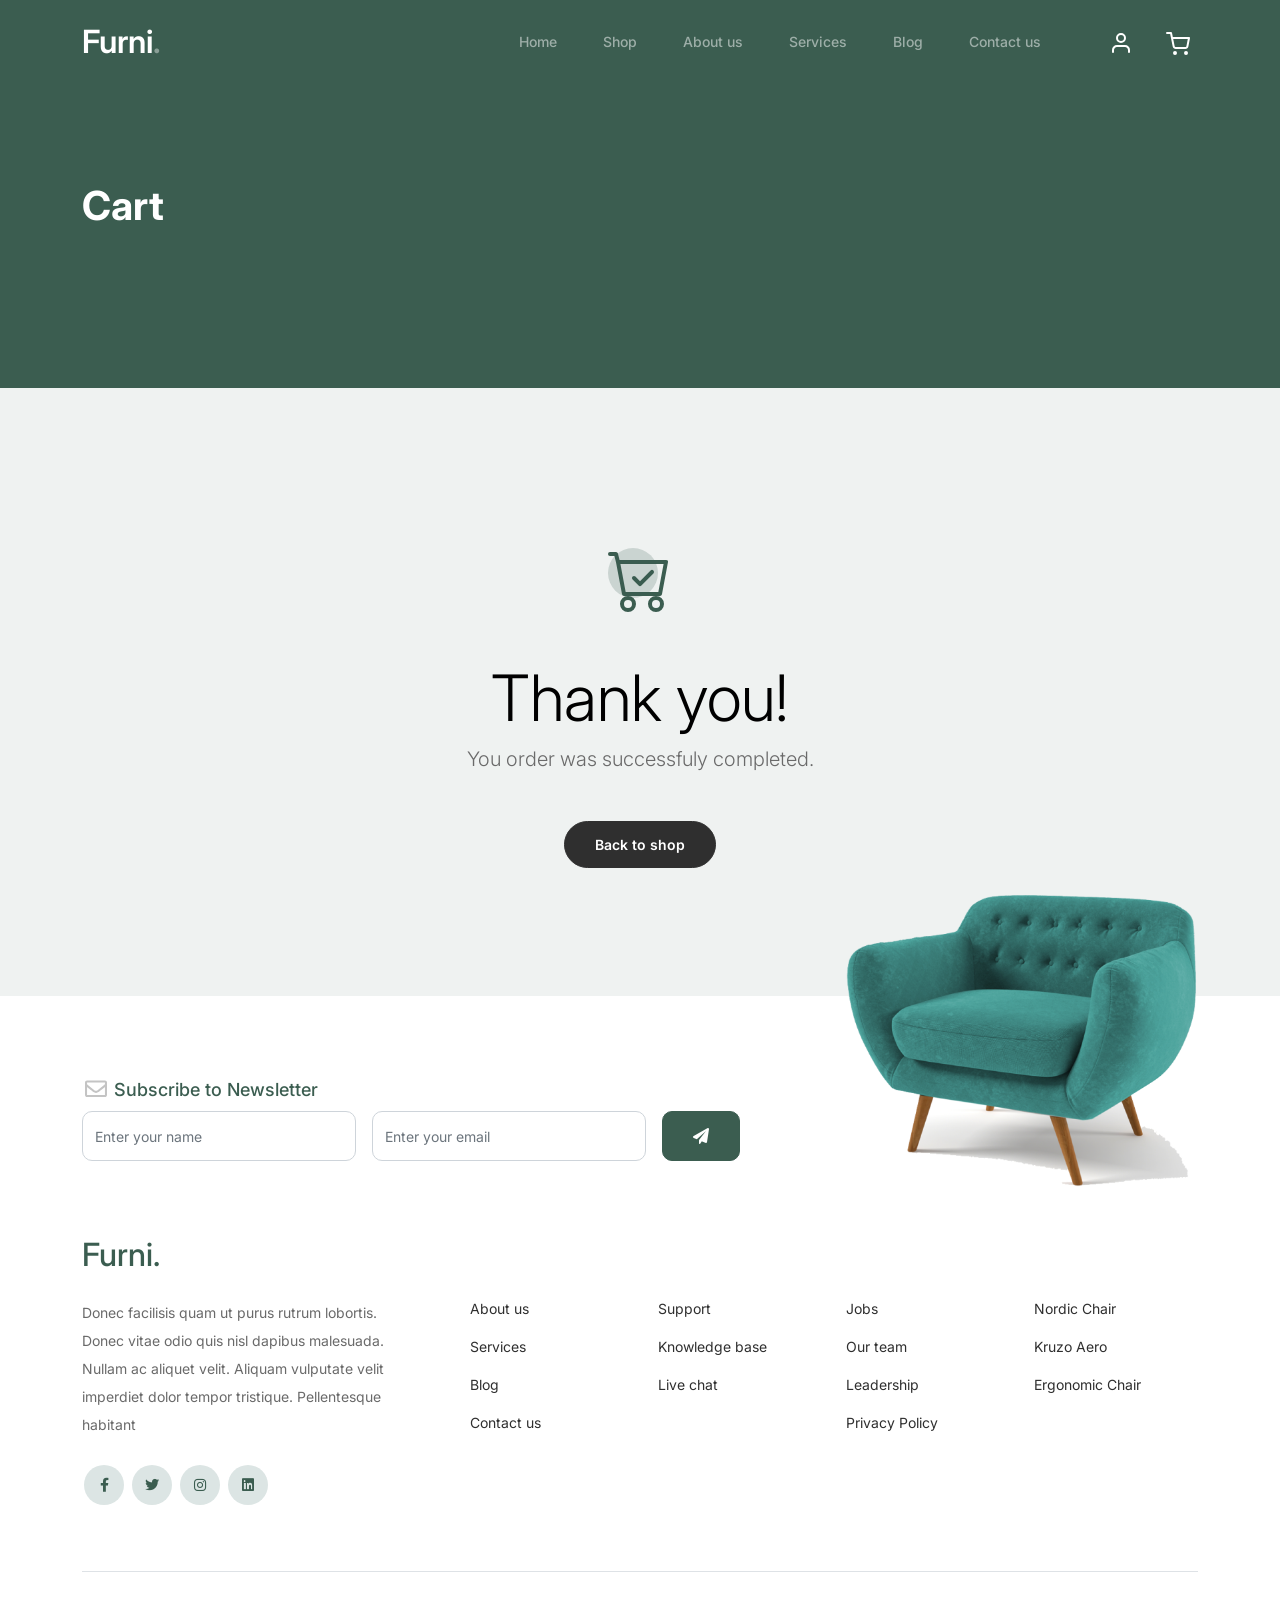
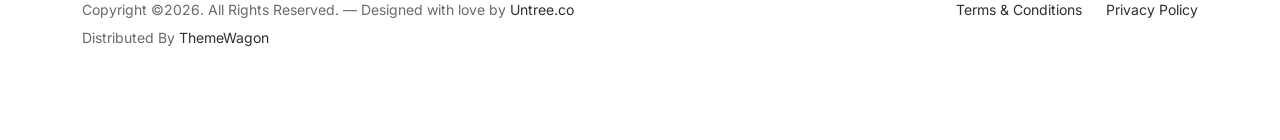
<file: thankyou.html>
<!-- /*
* Bootstrap 5
* Template Name: Furni
* Template Author: Untree.co
* Template URI: https://untree.co/
* License: https://creativecommons.org/licenses/by/3.0/
*/ -->
<!doctype html>
<html lang="en">
<head>
  <meta charset="utf-8">
  <meta name="viewport" content="width=device-width, initial-scale=1, shrink-to-fit=no">
  <meta name="author" content="Untree.co">
  <link rel="shortcut icon" href="favicon.png">

  <meta name="description" content="" />
  <meta name="keywords" content="bootstrap, bootstrap4" />

		<!-- Bootstrap CSS -->
		<link href="css/bootstrap.min.css" rel="stylesheet">
		<link href="https://cdnjs.cloudflare.com/ajax/libs/font-awesome/6.0.0-beta3/css/all.min.css" rel="stylesheet">
		<link href="css/tiny-slider.css" rel="stylesheet">
		<link href="css/style.css" rel="stylesheet">
		<title>Furni Free Bootstrap 5 Template for Furniture and Interior Design Websites by Untree.co </title>
	</head>

	<body>

		<!-- Start Header/Navigation -->
		<nav class="custom-navbar navbar navbar navbar-expand-md navbar-dark bg-dark" arial-label="Furni navigation bar">

			<div class="container">
				<a class="navbar-brand" href="index.html">Furni<span>.</span></a>

				<button class="navbar-toggler" type="button" data-bs-toggle="collapse" data-bs-target="#navbarsFurni" aria-controls="navbarsFurni" aria-expanded="false" aria-label="Toggle navigation">
					<span class="navbar-toggler-icon"></span>
				</button>

				<div class="collapse navbar-collapse" id="navbarsFurni">
					<ul class="custom-navbar-nav navbar-nav ms-auto mb-2 mb-md-0">
						<li class="nav-item ">
							<a class="nav-link" href="index.html">Home</a>
						</li>
						<li><a class="nav-link" href="shop.html">Shop</a></li>
						<li><a class="nav-link" href="about.html">About us</a></li>
						<li><a class="nav-link" href="services.html">Services</a></li>
						<li><a class="nav-link" href="blog.html">Blog</a></li>
						<li><a class="nav-link" href="contact.html">Contact us</a></li>
					</ul>

					<ul class="custom-navbar-cta navbar-nav mb-2 mb-md-0 ms-5">
						<li><a class="nav-link" href="#"><img src="images/user.svg"></a></li>
						<li><a class="nav-link" href="cart.html"><img src="images/cart.svg"></a></li>
					</ul>
				</div>
			</div>
				
		</nav>
		<!-- End Header/Navigation -->

		<!-- Start Hero Section -->
			<div class="hero">
				<div class="container">
					<div class="row justify-content-between">
						<div class="col-lg-5">
							<div class="intro-excerpt">
								<h1>Cart</h1>
							</div>
						</div>
						<div class="col-lg-7">
							
						</div>
					</div>
				</div>
			</div>
		<!-- End Hero Section -->

		

		<div class="untree_co-section">
    <div class="container">
      <div class="row">
        <div class="col-md-12 text-center pt-5">
          <span class="display-3 thankyou-icon text-primary">
            <svg width="1em" height="1em" viewBox="0 0 16 16" class="bi bi-cart-check mb-5" fill="currentColor" xmlns="http://www.w3.org/2000/svg">
              <path fill-rule="evenodd" d="M11.354 5.646a.5.5 0 0 1 0 .708l-3 3a.5.5 0 0 1-.708 0l-1.5-1.5a.5.5 0 1 1 .708-.708L8 8.293l2.646-2.647a.5.5 0 0 1 .708 0z"/>
              <path fill-rule="evenodd" d="M0 1.5A.5.5 0 0 1 .5 1H2a.5.5 0 0 1 .485.379L2.89 3H14.5a.5.5 0 0 1 .491.592l-1.5 8A.5.5 0 0 1 13 12H4a.5.5 0 0 1-.491-.408L2.01 3.607 1.61 2H.5a.5.5 0 0 1-.5-.5zM3.102 4l1.313 7h8.17l1.313-7H3.102zM5 12a2 2 0 1 0 0 4 2 2 0 0 0 0-4zm7 0a2 2 0 1 0 0 4 2 2 0 0 0 0-4zm-7 1a1 1 0 1 0 0 2 1 1 0 0 0 0-2zm7 0a1 1 0 1 0 0 2 1 1 0 0 0 0-2z"/>
            </svg>
          </span>
          <h2 class="display-3 text-black">Thank you!</h2>
          <p class="lead mb-5">You order was successfuly completed.</p>
          <p><a href="shop.html" class="btn btn-sm btn-outline-black">Back to shop</a></p>
        </div>
      </div>
    </div>
  </div>

		<!-- Start Footer Section -->
		<footer class="footer-section">
			<div class="container relative">

				<div class="sofa-img">
					<img src="images/sofa.png" alt="Image" class="img-fluid">
				</div>

				<div class="row">
					<div class="col-lg-8">
						<div class="subscription-form">
							<h3 class="d-flex align-items-center"><span class="me-1"><img src="images/envelope-outline.svg" alt="Image" class="img-fluid"></span><span>Subscribe to Newsletter</span></h3>

							<form action="#" class="row g-3">
								<div class="col-auto">
									<input type="text" class="form-control" placeholder="Enter your name">
								</div>
								<div class="col-auto">
									<input type="email" class="form-control" placeholder="Enter your email">
								</div>
								<div class="col-auto">
									<button class="btn btn-primary">
										<span class="fa fa-paper-plane"></span>
									</button>
								</div>
							</form>

						</div>
					</div>
				</div>

				<div class="row g-5 mb-5">
					<div class="col-lg-4">
						<div class="mb-4 footer-logo-wrap"><a href="#" class="footer-logo">Furni<span>.</span></a></div>
						<p class="mb-4">Donec facilisis quam ut purus rutrum lobortis. Donec vitae odio quis nisl dapibus malesuada. Nullam ac aliquet velit. Aliquam vulputate velit imperdiet dolor tempor tristique. Pellentesque habitant</p>

						<ul class="list-unstyled custom-social">
							<li><a href="#"><span class="fa fa-brands fa-facebook-f"></span></a></li>
							<li><a href="#"><span class="fa fa-brands fa-twitter"></span></a></li>
							<li><a href="#"><span class="fa fa-brands fa-instagram"></span></a></li>
							<li><a href="#"><span class="fa fa-brands fa-linkedin"></span></a></li>
						</ul>
					</div>

					<div class="col-lg-8">
						<div class="row links-wrap">
							<div class="col-6 col-sm-6 col-md-3">
								<ul class="list-unstyled">
									<li><a href="#">About us</a></li>
									<li><a href="#">Services</a></li>
									<li><a href="#">Blog</a></li>
									<li><a href="#">Contact us</a></li>
								</ul>
							</div>

							<div class="col-6 col-sm-6 col-md-3">
								<ul class="list-unstyled">
									<li><a href="#">Support</a></li>
									<li><a href="#">Knowledge base</a></li>
									<li><a href="#">Live chat</a></li>
								</ul>
							</div>

							<div class="col-6 col-sm-6 col-md-3">
								<ul class="list-unstyled">
									<li><a href="#">Jobs</a></li>
									<li><a href="#">Our team</a></li>
									<li><a href="#">Leadership</a></li>
									<li><a href="#">Privacy Policy</a></li>
								</ul>
							</div>

							<div class="col-6 col-sm-6 col-md-3">
								<ul class="list-unstyled">
									<li><a href="#">Nordic Chair</a></li>
									<li><a href="#">Kruzo Aero</a></li>
									<li><a href="#">Ergonomic Chair</a></li>
								</ul>
							</div>
						</div>
					</div>

				</div>

				<div class="border-top copyright">
					<div class="row pt-4">
						<div class="col-lg-6">
							<p class="mb-2 text-center text-lg-start">Copyright &copy;<script>document.write(new Date().getFullYear());</script>. All Rights Reserved. &mdash; Designed with love by <a href="https://untree.co">Untree.co</a> Distributed By <a href="https://themewagon.com">ThemeWagon</a> <!-- License information: https://untree.co/license/ -->
            </p>
						</div>

						<div class="col-lg-6 text-center text-lg-end">
							<ul class="list-unstyled d-inline-flex ms-auto">
								<li class="me-4"><a href="#">Terms &amp; Conditions</a></li>
								<li><a href="#">Privacy Policy</a></li>
							</ul>
						</div>

					</div>
				</div>

			</div>
		</footer>
		<!-- End Footer Section -->	


		<script src="js/bootstrap.bundle.min.js"></script>
		<script src="js/tiny-slider.js"></script>
		<script src="js/custom.js"></script>
	</body>

</html>
</file>
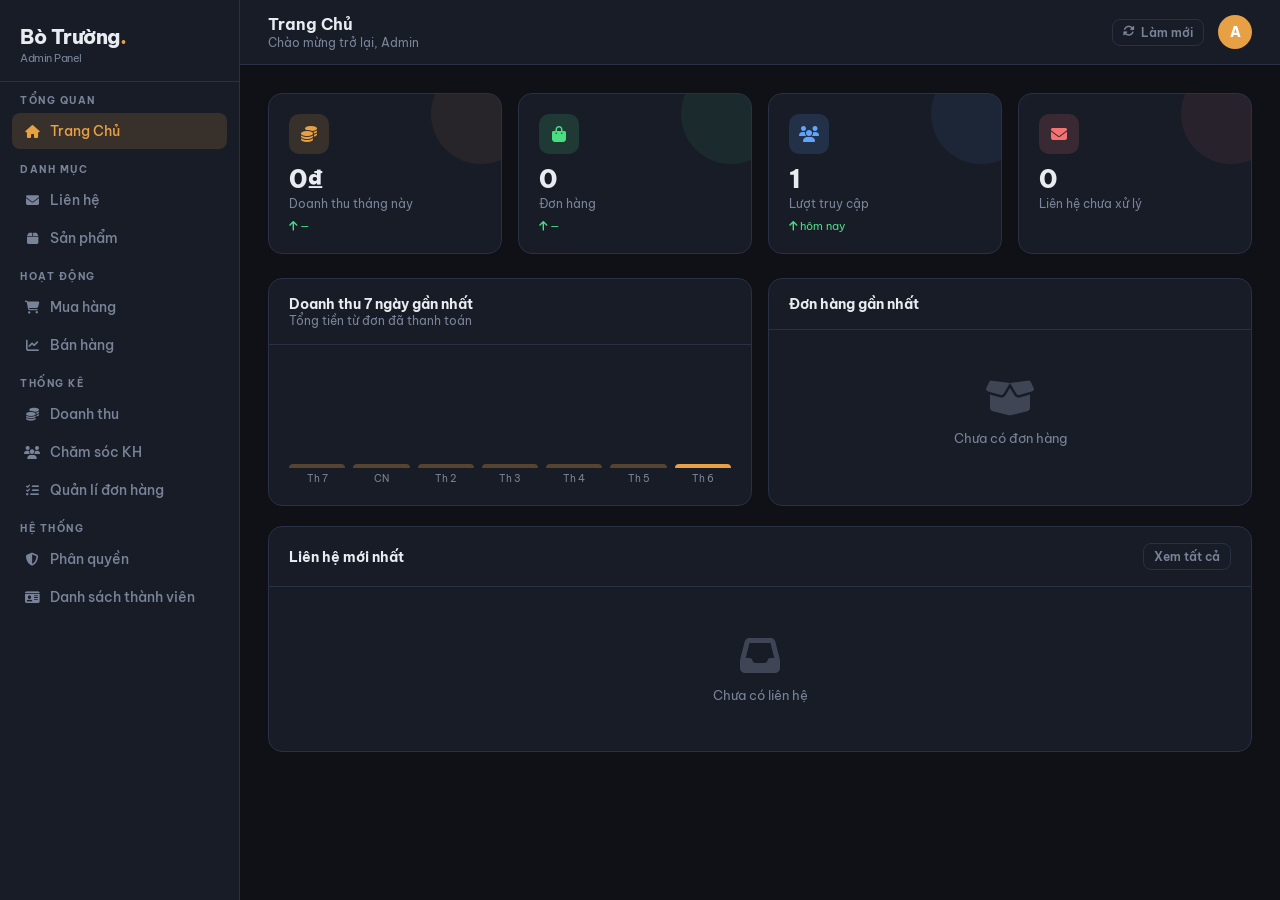
<file: admin/admin.html>
<!DOCTYPE html>
<html lang="vi">
<head>
<meta charset="UTF-8">
<meta name="viewport" content="width=device-width, initial-scale=1.0">
<title>Bò Trường – Admin Panel</title>
<link href="https://fonts.googleapis.com/css2?family=Be+Vietnam+Pro:wght@300;400;500;600;700;800&display=swap" rel="stylesheet">
<link href="https://cdnjs.cloudflare.com/ajax/libs/font-awesome/6.4.0/css/all.min.css" rel="stylesheet">
<style>
  :root {
    --bg: #0f1117;
    --surface: #181c27;
    --surface2: #1e2333;
    --border: #2a3045;
    --accent: #e8a045;
    --accent2: #4ade80;
    --accent3: #60a5fa;
    --danger: #f87171;
    --text: #e8ecf0;
    --muted: #7a8499;
    --sidebar-w: 240px;
  }
  * { margin:0; padding:0; box-sizing:border-box; }
  body { font-family:'Be Vietnam Pro',sans-serif; background:var(--bg); color:var(--text); display:flex; min-height:100vh; }

  /* ── SIDEBAR ── */
  .sidebar {
    width: var(--sidebar-w); background: var(--surface); border-right:1px solid var(--border);
    display:flex; flex-direction:column; position:fixed; height:100vh; overflow-y:auto; z-index:100;
  }
  .sidebar-logo {
    padding:24px 20px 16px; border-bottom:1px solid var(--border);
    font-size:20px; font-weight:800; letter-spacing:-0.5px;
  }
  .sidebar-logo span { color:var(--accent); }
  .sidebar-logo small { display:block; font-size:11px; font-weight:400; color:var(--muted); margin-top:2px; }
  .nav-group { padding:12px 12px 0; }
  .nav-group-label { font-size:10px; font-weight:700; text-transform:uppercase; letter-spacing:1.5px; color:var(--muted); padding:0 8px 6px; }
  .nav-item {
    display:flex; align-items:center; gap:10px; padding:9px 12px; border-radius:8px;
    cursor:pointer; font-size:13.5px; font-weight:500; color:var(--muted); transition:.15s;
    margin-bottom:2px;
  }
  .nav-item:hover { background:var(--surface2); color:var(--text); }
  .nav-item.active { background:rgba(232,160,69,.15); color:var(--accent); }
  .nav-item i { width:16px; text-align:center; font-size:13px; }
  .nav-badge { margin-left:auto; background:var(--danger); color:#fff; font-size:10px; font-weight:700; padding:1px 6px; border-radius:99px; }

  /* ── MAIN ── */
  .main { margin-left:var(--sidebar-w); flex:1; display:flex; flex-direction:column; }
  .topbar {
    background:var(--surface); border-bottom:1px solid var(--border);
    padding:14px 28px; display:flex; align-items:center; justify-content:space-between; gap:12px;
    position:sticky; top:0; z-index:50;
  }
  .topbar-title { font-size:16px; font-weight:700; }
  .topbar-meta { font-size:12px; color:var(--muted); margin-top:1px; }
  .topbar-right { display:flex; align-items:center; gap:14px; }
  .topbar-avatar { width:34px; height:34px; border-radius:50%; background:var(--accent); display:flex; align-items:center; justify-content:center; font-weight:800; font-size:14px; color:#fff; }

  .content { padding:28px; flex:1; }
  .page { display:none; }
  .page.active { display:block; }

  /* ── STATS GRID ── */
  .stats-grid { display:grid; grid-template-columns:repeat(4,1fr); gap:16px; margin-bottom:24px; }
  .stat-card {
    background:var(--surface); border:1px solid var(--border); border-radius:14px; padding:20px;
    position:relative; overflow:hidden;
  }
  .stat-card::before { content:''; position:absolute; top:-30px; right:-30px; width:100px; height:100px; border-radius:50%; opacity:.07; }
  .stat-card.orange::before { background:var(--accent); }
  .stat-card.green::before { background:var(--accent2); }
  .stat-card.blue::before { background:var(--accent3); }
  .stat-card.red::before { background:var(--danger); }
  .stat-icon { width:40px; height:40px; border-radius:10px; display:flex; align-items:center; justify-content:center; font-size:16px; margin-bottom:12px; }
  .stat-icon.orange { background:rgba(232,160,69,.15); color:var(--accent); }
  .stat-icon.green { background:rgba(74,222,128,.15); color:var(--accent2); }
  .stat-icon.blue { background:rgba(96,165,250,.15); color:var(--accent3); }
  .stat-icon.red { background:rgba(248,113,113,.15); color:var(--danger); }
  .stat-value { font-size:26px; font-weight:800; line-height:1; }
  .stat-label { font-size:12px; color:var(--muted); margin-top:4px; }
  .stat-trend { font-size:11px; margin-top:8px; }
  .stat-trend.up { color:var(--accent2); }
  .stat-trend.down { color:var(--danger); }

  /* ── TABLE ── */
  .card { background:var(--surface); border:1px solid var(--border); border-radius:14px; overflow:hidden; margin-bottom:20px; }
  .card-header { padding:16px 20px; border-bottom:1px solid var(--border); display:flex; align-items:center; justify-content:space-between; }
  .card-title { font-size:14px; font-weight:700; }
  .card-subtitle { font-size:12px; color:var(--muted); }
  .card-body { padding:20px; }
  table { width:100%; border-collapse:collapse; font-size:13px; }
  th { text-align:left; padding:10px 14px; font-size:11px; font-weight:700; text-transform:uppercase; letter-spacing:.8px; color:var(--muted); border-bottom:1px solid var(--border); }
  td { padding:12px 14px; border-bottom:1px solid rgba(42,48,69,.6); vertical-align:middle; }
  tr:last-child td { border-bottom:none; }
  tr:hover td { background:rgba(255,255,255,.02); }

  /* ── BUTTONS ── */
  .btn { display:inline-flex; align-items:center; gap:6px; padding:7px 14px; border-radius:8px; font-size:12.5px; font-weight:600; cursor:pointer; border:none; transition:.15s; font-family:inherit; }
  .btn-primary { background:var(--accent); color:#0f1117; }
  .btn-primary:hover { background:#f0b05a; }
  .btn-success { background:rgba(74,222,128,.15); color:var(--accent2); border:1px solid rgba(74,222,128,.25); }
  .btn-success:hover { background:rgba(74,222,128,.25); }
  .btn-danger { background:rgba(248,113,113,.15); color:var(--danger); border:1px solid rgba(248,113,113,.25); }
  .btn-danger:hover { background:rgba(248,113,113,.25); }
  .btn-ghost { background:transparent; color:var(--muted); border:1px solid var(--border); }
  .btn-ghost:hover { color:var(--text); border-color:var(--text); }
  .btn-sm { padding:5px 10px; font-size:11.5px; }

  /* ── BADGE ── */
  .badge { display:inline-flex; align-items:center; gap:4px; padding:3px 9px; border-radius:99px; font-size:11px; font-weight:600; }
  .badge-pending { background:rgba(232,160,69,.15); color:var(--accent); }
  .badge-done { background:rgba(74,222,128,.15); color:var(--accent2); }
  .badge-blocked { background:rgba(248,113,113,.15); color:var(--danger); }
  .badge-new { background:rgba(96,165,250,.15); color:var(--accent3); }

  /* ── CHART BARS ── */
  .mini-chart { display:flex; align-items:flex-end; gap:4px; height:60px; }
  .bar { flex:1; background:rgba(232,160,69,.3); border-radius:3px 3px 0 0; min-height:4px; transition:.3s; }
  .bar:hover { background:var(--accent); }
  .bar.highlight { background:var(--accent); }

  /* ── EMPTY STATE ── */
  .empty { text-align:center; padding:48px 20px; color:var(--muted); }
  .empty i { font-size:40px; margin-bottom:12px; opacity:.4; display:block; }
  .empty p { font-size:13px; }

  /* ── SEARCH & FILTER ── */
  .filter-bar { display:flex; gap:10px; margin-bottom:16px; flex-wrap:wrap; }
  .search-input { background:var(--surface2); border:1px solid var(--border); color:var(--text); padding:8px 14px; border-radius:8px; font-size:13px; font-family:inherit; flex:1; min-width:160px; outline:none; }
  .search-input:focus { border-color:var(--accent); }
  select.search-input { cursor:pointer; }

  /* ── MODAL ── */
  .modal-overlay { position:fixed; inset:0; background:rgba(0,0,0,.6); z-index:200; display:none; align-items:center; justify-content:center; }
  .modal-overlay.open { display:flex; }
  .modal { background:var(--surface); border:1px solid var(--border); border-radius:16px; padding:28px; width:100%; max-width:520px; position:relative; }
  .modal h3 { font-size:16px; font-weight:700; margin-bottom:16px; }
  .modal-close { position:absolute; top:16px; right:16px; background:none; border:none; color:var(--muted); cursor:pointer; font-size:18px; }
  .msg-box { background:var(--surface2); border:1px solid var(--border); border-radius:10px; padding:14px; font-size:13px; line-height:1.6; color:var(--text); white-space:pre-wrap; margin:12px 0; }
  .info-row { display:flex; gap:8px; margin-bottom:8px; font-size:13px; }
  .info-label { color:var(--muted); min-width:80px; }

  /* ── TOAST ── */
  .toast { position:fixed; bottom:24px; right:24px; background:var(--surface); border:1px solid var(--border); border-radius:12px; padding:12px 18px; font-size:13px; font-weight:600; z-index:999; display:flex; align-items:center; gap:10px; box-shadow:0 8px 32px rgba(0,0,0,.4); transform:translateY(80px); opacity:0; transition:.3s; }
  .toast.show { transform:translateY(0); opacity:1; }
  .toast.success i { color:var(--accent2); }
  .toast.error i { color:var(--danger); }
  .toast.info i { color:var(--accent3); }

  /* ── CHART SVG ── */
  .chart-wrap { overflow-x:auto; }
  .revenue-chart { display:flex; gap:8px; align-items:flex-end; height:120px; }
  .rev-bar-wrap { display:flex; flex-direction:column; align-items:center; gap:4px; flex:1; }
  .rev-bar { width:100%; border-radius:4px 4px 0 0; min-height:4px; transition:.4s; position:relative; }
  .rev-bar-wrap:hover .rev-bar { filter:brightness(1.2); }
  .rev-label { font-size:10px; color:var(--muted); white-space:nowrap; }
  .rev-val { font-size:9px; color:var(--accent); white-space:nowrap; }

  /* ── ORDER DETAIL ── */
  .order-items-list { list-style:none; }
  .order-items-list li { display:flex; justify-content:space-between; padding:6px 0; border-bottom:1px solid var(--border); font-size:13px; }
  .order-items-list li:last-child { border-bottom:none; }

  /* ── VISITORS ── */
  .visitor-dots { display:flex; gap:6px; flex-wrap:wrap; margin-top:12px; }
  .vdot { width:10px; height:10px; border-radius:50%; background:var(--accent); opacity:.6; }
  .vdot.today { opacity:1; box-shadow:0 0 6px var(--accent); }

  .two-col { display:grid; grid-template-columns:1fr 1fr; gap:16px; }
  @media(max-width:900px){ .stats-grid{grid-template-columns:1fr 1fr;} .two-col{grid-template-columns:1fr;} }
</style>
</head>
<body>

<!-- SIDEBAR -->
<aside class="sidebar">
  <div class="sidebar-logo">Bò Trường<span>.</span><small>Admin Panel</small></div>

  <div class="nav-group">
    <div class="nav-group-label">Tổng quan</div>
    <div class="nav-item active" onclick="goto('dashboard')"><i class="fa fa-house"></i> Trang Chủ</div>
  </div>

  <div class="nav-group">
    <div class="nav-group-label">Danh mục</div>
    <div class="nav-item" onclick="goto('contacts')"><i class="fa fa-envelope"></i> Liên hệ <span class="nav-badge" id="badge-contact">0</span></div>
    <div class="nav-item" onclick="goto('products')"><i class="fa fa-box"></i> Sản phẩm</div>
  </div>

  <div class="nav-group">
    <div class="nav-group-label">Hoạt động</div>
    <div class="nav-item" onclick="goto('purchases')"><i class="fa fa-cart-shopping"></i> Mua hàng</div>
    <div class="nav-item" onclick="goto('sales')"><i class="fa fa-chart-line"></i> Bán hàng</div>
  </div>

  <div class="nav-group">
    <div class="nav-group-label">Thống kê</div>
    <div class="nav-item" onclick="goto('revenue')"><i class="fa fa-coins"></i> Doanh thu</div>
    <div class="nav-item" onclick="goto('customers')"><i class="fa fa-users"></i> Chăm sóc KH</div>
    <div class="nav-item" onclick="goto('orders')"><i class="fa fa-list-check"></i> Quản lí đơn hàng</div>
  </div>

  <div class="nav-group">
    <div class="nav-group-label">Hệ thống</div>
    <div class="nav-item" onclick="goto('permissions')"><i class="fa fa-shield-halved"></i> Phân quyền</div>
    <div class="nav-item" onclick="goto('members')"><i class="fa fa-id-card"></i> Danh sách thành viên</div>
  </div>
</aside>

<!-- MAIN -->
<div class="main">
  <div class="topbar">
    <div>
      <div class="topbar-title" id="topbar-title">Trang Chủ</div>
      <div class="topbar-meta" id="topbar-meta">Chào mừng trở lại, Admin</div>
    </div>
    <div class="topbar-right">
      <button class="btn btn-ghost btn-sm" onclick="refreshAll()"><i class="fa fa-rotate"></i> Làm mới</button>
      <div class="topbar-avatar">A</div>
    </div>
  </div>

  <div class="content">

    <!-- ══════════════ DASHBOARD ══════════════ -->
    <div id="page-dashboard" class="page active">
      <div class="stats-grid">
        <div class="stat-card orange">
          <div class="stat-icon orange"><i class="fa fa-coins"></i></div>
          <div class="stat-value" id="dash-revenue">0 ₫</div>
          <div class="stat-label">Doanh thu tháng này</div>
          <div class="stat-trend up" id="dash-rev-trend"><i class="fa fa-arrow-up"></i> —</div>
        </div>
        <div class="stat-card green">
          <div class="stat-icon green"><i class="fa fa-bag-shopping"></i></div>
          <div class="stat-value" id="dash-orders">0</div>
          <div class="stat-label">Đơn hàng</div>
          <div class="stat-trend up" id="dash-ord-trend"><i class="fa fa-arrow-up"></i> —</div>
        </div>
        <div class="stat-card blue">
          <div class="stat-icon blue"><i class="fa fa-users"></i></div>
          <div class="stat-value" id="dash-visitors">0</div>
          <div class="stat-label">Lượt truy cập</div>
          <div class="stat-trend up"><i class="fa fa-arrow-up"></i> hôm nay</div>
        </div>
        <div class="stat-card red">
          <div class="stat-icon red"><i class="fa fa-envelope"></i></div>
          <div class="stat-value" id="dash-contacts">0</div>
          <div class="stat-label">Liên hệ chưa xử lý</div>
          <div class="stat-trend down" id="dash-contact-trend"></div>
        </div>
      </div>

      <div class="two-col">
        <div class="card">
          <div class="card-header">
            <div>
              <div class="card-title">Doanh thu 7 ngày gần nhất</div>
              <div class="card-subtitle">Tổng tiền từ đơn đã thanh toán</div>
            </div>
          </div>
          <div class="card-body">
            <div class="revenue-chart" id="week-chart"></div>
          </div>
        </div>

        <div class="card">
          <div class="card-header">
            <div class="card-title">Đơn hàng gần nhất</div>
          </div>
          <div class="card-body" id="dash-recent-orders" style="padding:0;">
            <div class="empty"><i class="fa fa-box-open"></i><p>Chưa có đơn hàng nào</p></div>
          </div>
        </div>
      </div>

      <div class="card">
        <div class="card-header">
          <div class="card-title">Liên hệ mới nhất</div>
          <button class="btn btn-ghost btn-sm" onclick="goto('contacts')">Xem tất cả</button>
        </div>
        <div class="card-body" id="dash-recent-contacts" style="padding:0;">
          <div class="empty"><i class="fa fa-inbox"></i><p>Chưa có liên hệ nào</p></div>
        </div>
      </div>
    </div>

    <!-- ══════════════ CONTACTS ══════════════ -->
    <div id="page-contacts" class="page">
      <div class="filter-bar">
        <input class="search-input" placeholder="🔍 Tìm theo tên, email..." id="contact-search" oninput="renderContacts()">
        <select class="search-input" style="flex:0 0 160px;" id="contact-filter" onchange="renderContacts()">
          <option value="">Tất cả trạng thái</option>
          <option value="Chưa xử lý">Chưa xử lý</option>
          <option value="Đã tiếp nhận">Đã tiếp nhận</option>
          <option value="Đã chặn">Đã chặn</option>
        </select>
        <button class="btn btn-danger btn-sm" onclick="clearAllContacts()"><i class="fa fa-trash"></i> Xóa tất cả</button>
      </div>
      <div class="card">
        <div class="card-header">
          <div>
            <div class="card-title">Quản lý liên hệ</div>
            <div class="card-subtitle" id="contact-count-label">0 liên hệ</div>
          </div>
        </div>
        <table>
          <thead><tr>
            <th>Người gửi</th><th>Email</th><th>Nội dung</th><th>Thời gian</th><th>Trạng thái</th><th>Hành động</th>
          </tr></thead>
          <tbody id="contacts-table"></tbody>
        </table>
      </div>
    </div>

    <!-- ══════════════ PURCHASES (MUA HÀNG) ══════════════ -->
    <div id="page-purchases" class="page">
      <div class="stats-grid" style="grid-template-columns:repeat(3,1fr);">
        <div class="stat-card blue">
          <div class="stat-icon blue"><i class="fa fa-receipt"></i></div>
          <div class="stat-value" id="pur-total-orders">0</div>
          <div class="stat-label">Tổng đơn hàng</div>
        </div>
        <div class="stat-card orange">
          <div class="stat-icon orange"><i class="fa fa-coins"></i></div>
          <div class="stat-value" id="pur-total-revenue">0 ₫</div>
          <div class="stat-label">Tổng doanh thu</div>
        </div>
        <div class="stat-card green">
          <div class="stat-icon green"><i class="fa fa-box"></i></div>
          <div class="stat-value" id="pur-total-items">0</div>
          <div class="stat-label">Tổng sản phẩm đã bán</div>
        </div>
      </div>

      <div class="filter-bar">
        <input class="search-input" placeholder="🔍 Tìm theo tên khách, sản phẩm..." id="pur-search" oninput="renderPurchases()">
        <button class="btn btn-danger btn-sm" onclick="clearAllOrders()"><i class="fa fa-trash"></i> Xóa lịch sử</button>
      </div>

      <div class="card">
        <div class="card-header">
          <div class="card-title">Danh sách đơn mua hàng</div>
          <div class="card-subtitle">Từ trang giỏ hàng → thanh toán</div>
        </div>
        <table>
          <thead><tr>
            <th>#</th><th>Khách hàng</th><th>Sản phẩm</th><th>SL</th><th>Tổng tiền</th><th>Thời gian</th><th>Chi tiết</th>
          </tr></thead>
          <tbody id="purchases-table"></tbody>
        </table>
      </div>

      <!-- Product ranking -->
      <div class="card">
        <div class="card-header">
          <div class="card-title">Sản phẩm bán chạy</div>
          <div class="card-subtitle">Tổng hợp từ tất cả đơn hàng</div>
        </div>
        <table>
          <thead><tr><th>Sản phẩm</th><th>Số lần mua</th><th>Tổng SL</th><th>Doanh thu</th></tr></thead>
          <tbody id="product-ranking"></tbody>
        </table>
      </div>
    </div>

    <!-- ══════════════ SALES (BÁN HÀNG) ══════════════ -->
    <div id="page-sales" class="page">
      <div class="two-col">
        <div class="card">
          <div class="card-header">
            <div class="card-title">Doanh thu theo tuần</div>
          </div>
          <div class="card-body">
            <div class="revenue-chart" id="sales-week-chart"></div>
          </div>
        </div>
        <div class="card">
          <div class="card-header">
            <div class="card-title">Doanh thu theo tháng</div>
          </div>
          <div class="card-body">
            <div class="revenue-chart" id="sales-month-chart"></div>
          </div>
        </div>
      </div>

      <div class="card">
        <div class="card-header">
          <div class="card-title">Phân tích theo sản phẩm</div>
          <button class="btn btn-ghost btn-sm" onclick="goto('purchases')"><i class="fa fa-arrow-right"></i> Chi tiết đơn hàng</button>
        </div>
        <table>
          <thead><tr><th>Sản phẩm</th><th>Đơn giá</th><th>SL bán</th><th>Doanh thu</th><th>Tỉ lệ</th></tr></thead>
          <tbody id="sales-product-table"></tbody>
        </table>
      </div>

      <div class="card">
        <div class="card-header">
          <div class="card-title">Khách hàng chi tiêu nhiều nhất</div>
        </div>
        <table>
          <thead><tr><th>Khách hàng</th><th>Số đơn</th><th>Tổng chi tiêu</th><th>Sản phẩm hay mua</th></tr></thead>
          <tbody id="sales-top-customers"></tbody>
        </table>
      </div>
    </div>

    <!-- ══════════════ REVENUE ══════════════ -->
    <div id="page-revenue" class="page">
      <div class="stats-grid">
        <div class="stat-card orange">
          <div class="stat-icon orange"><i class="fa fa-coins"></i></div>
          <div class="stat-value" id="rev-week">0 ₫</div>
          <div class="stat-label">Doanh thu tuần này</div>
        </div>
        <div class="stat-card green">
          <div class="stat-icon green"><i class="fa fa-calendar"></i></div>
          <div class="stat-value" id="rev-month">0 ₫</div>
          <div class="stat-label">Doanh thu tháng này</div>
        </div>
        <div class="stat-card blue">
          <div class="stat-icon blue"><i class="fa fa-chart-bar"></i></div>
          <div class="stat-value" id="rev-avg">0 ₫</div>
          <div class="stat-label">Trung bình / đơn</div>
        </div>
        <div class="stat-card red">
          <div class="stat-icon red"><i class="fa fa-trophy"></i></div>
          <div class="stat-value" id="rev-best-day">—</div>
          <div class="stat-label">Ngày doanh thu cao nhất</div>
        </div>
      </div>
      <div class="card">
        <div class="card-header"><div class="card-title">Doanh thu từng ngày (30 ngày gần nhất)</div></div>
        <div class="card-body">
          <div class="revenue-chart" style="height:160px;" id="rev-30day-chart"></div>
        </div>
      </div>
    </div>

    <!-- ══════════════ CUSTOMERS ══════════════ -->
    <div id="page-customers" class="page">
      <div class="stats-grid" style="grid-template-columns:repeat(3,1fr);">
        <div class="stat-card blue">
          <div class="stat-icon blue"><i class="fa fa-eye"></i></div>
          <div class="stat-value" id="cus-visitors">0</div>
          <div class="stat-label">Tổng lượt truy cập</div>
        </div>
        <div class="stat-card green">
          <div class="stat-icon green"><i class="fa fa-user-check"></i></div>
          <div class="stat-value" id="cus-buyers">0</div>
          <div class="stat-label">Khách đã mua hàng</div>
        </div>
        <div class="stat-card orange">
          <div class="stat-icon orange"><i class="fa fa-percent"></i></div>
          <div class="stat-value" id="cus-rate">0%</div>
          <div class="stat-label">Tỉ lệ chuyển đổi</div>
        </div>
      </div>
      <div class="card">
        <div class="card-header">
          <div class="card-title">Lượt truy cập hôm nay</div>
          <div class="card-subtitle">Mỗi chấm = 1 lượt truy cập được ghi nhận</div>
        </div>
        <div class="card-body">
          <div class="visitor-dots" id="visitor-dots"></div>
        </div>
      </div>
      <div class="card">
        <div class="card-header"><div class="card-title">Danh sách khách hàng đã mua</div></div>
        <table>
          <thead><tr><th>Khách hàng</th><th>Email</th><th>Tổng đơn</th><th>Tổng chi tiêu</th><th>Lần mua cuối</th></tr></thead>
          <tbody id="customers-table"></tbody>
        </table>
      </div>
    </div>

    <!-- ══════════════ ORDERS MANAGEMENT ══════════════ -->
    <div id="page-orders" class="page">
      <div class="filter-bar">
        <input class="search-input" placeholder="🔍 Tìm đơn hàng..." id="ord-search" oninput="renderOrderMgmt()">
        <select class="search-input" style="flex:0 0 160px;" id="ord-status-filter" onchange="renderOrderMgmt()">
          <option value="">Tất cả</option>
          <option value="Mới">Mới</option>
          <option value="Đang xử lý">Đang xử lý</option>
          <option value="Hoàn thành">Hoàn thành</option>
          <option value="Hủy">Hủy</option>
        </select>
      </div>
      <div class="card">
        <div class="card-header">
          <div class="card-title">Quản lí đơn hàng</div>
        </div>
        <table>
          <thead><tr><th>Mã ĐH</th><th>Khách hàng</th><th>Sản phẩm</th><th>Tổng tiền</th><th>Trạng thái</th><th>Thời gian</th><th>Hành động</th></tr></thead>
          <tbody id="order-mgmt-table"></tbody>
        </table>
      </div>
    </div>

    <!-- ══════════════ PRODUCTS ══════════════ -->
    <div id="page-products" class="page">
      <div class="card">
        <div class="card-header"><div class="card-title">Danh sách sản phẩm</div></div>
        <table>
          <thead><tr><th>Sản phẩm</th><th>Giá</th><th>Đã bán</th><th>Doanh thu</th></tr></thead>
          <tbody id="products-table"></tbody>
        </table>
      </div>
    </div>

    <!-- ══════════════ PERMISSIONS ══════════════ -->
    <div id="page-permissions" class="page">
      <div class="card">
        <div class="card-header"><div class="card-title">Phân quyền hệ thống</div></div>
        <div class="card-body">
          <table>
            <thead><tr><th>Vai trò</th><th>Xem đơn hàng</th><th>Quản lý liên hệ</th><th>Xem doanh thu</th><th>Quản lý thành viên</th></tr></thead>
            <tbody>
              <tr><td><strong>Super Admin</strong></td><td>✅</td><td>✅</td><td>✅</td><td>✅</td></tr>
              <tr><td><strong>Admin</strong></td><td>✅</td><td>✅</td><td>✅</td><td>❌</td></tr>
              <tr><td><strong>Staff</strong></td><td>✅</td><td>✅</td><td>❌</td><td>❌</td></tr>
              <tr><td><strong>Viewer</strong></td><td>✅</td><td>❌</td><td>❌</td><td>❌</td></tr>
            </tbody>
          </table>
        </div>
      </div>
    </div>

    <!-- ══════════════ MEMBERS ══════════════ -->
    <div id="page-members" class="page">
      <div class="card">
        <div class="card-header"><div class="card-title">Danh sách thành viên</div></div>
        <table>
          <thead><tr><th>Tên</th><th>Email</th><th>Vai trò</th><th>Trạng thái</th></tr></thead>
          <tbody>
            <tr><td>Duy F</td><td>duyf@botruong.vn</td><td><span class="badge badge-done">Super Admin</span></td><td><span class="badge badge-done">Hoạt động</span></td></tr>
            <tr><td>Sang Dinh Dưỡng</td><td>sangdinhduong@botruong.vn</td><td><span class="badge badge-new">Staff</span></td><td><span class="badge badge-done">Hoạt động</span></td></tr>
          </tbody>
        </table>
      </div>
    </div>

  </div><!-- /content -->
</div><!-- /main -->

<!-- MODAL CONTACT -->
<div class="modal-overlay" id="modal-contact">
  <div class="modal">
    <button class="modal-close" onclick="closeModal('modal-contact')"><i class="fa fa-xmark"></i></button>
    <h3>Chi tiết liên hệ</h3>
    <div id="modal-contact-body"></div>
    <div style="display:flex;gap:10px;margin-top:16px;" id="modal-contact-actions"></div>
  </div>
</div>

<!-- MODAL ORDER DETAIL -->
<div class="modal-overlay" id="modal-order">
  <div class="modal">
    <button class="modal-close" onclick="closeModal('modal-order')"><i class="fa fa-xmark"></i></button>
    <h3>Chi tiết đơn hàng</h3>
    <div id="modal-order-body"></div>
  </div>
</div>

<!-- TOAST -->
<div class="toast" id="toast"><i class="fa fa-check-circle"></i><span id="toast-msg"></span></div>

<script>
// ══════════════════════════════════════════
//  DATA LAYER  (localStorage bridge)
// ══════════════════════════════════════════
function getContacts(){ return JSON.parse(localStorage.getItem('contacts')||'[]'); }
function saveContacts(d){ localStorage.setItem('contacts',JSON.stringify(d)); }
function getOrders(){ return JSON.parse(localStorage.getItem('admin_orders')||'[]'); }
function saveOrders(d){ localStorage.setItem('admin_orders',JSON.stringify(d)); }
function getVisitors(){ return JSON.parse(localStorage.getItem('site_visitors')||'[]'); }
function getBlocked(){ return JSON.parse(localStorage.getItem('blockedContacts')||'[]'); }
function saveBlocked(d){ localStorage.setItem('blockedContacts',JSON.stringify(d)); }

// Sync cart purchases → admin_orders
function syncCartOrders(){
  let cart_orders = JSON.parse(localStorage.getItem('cart_orders')||'[]');
  let orders = getOrders();
  let existIds = new Set(orders.map(o=>o.id));
  cart_orders.forEach(o=>{ if(!existIds.has(o.id)){ orders.push({...o, status:'Mới'}); } });
  saveOrders(orders);
}

// ══════════════════════════════════════════
//  NAVIGATION
// ══════════════════════════════════════════
const TITLES = {
  dashboard:'Trang Chủ', contacts:'Quản lý Liên Hệ', products:'Sản Phẩm',
  purchases:'Mua Hàng', sales:'Bán Hàng', revenue:'Doanh Thu',
  customers:'Chăm Sóc Khách Hàng', orders:'Quản Lí Đơn Hàng',
  permissions:'Phân Quyền', members:'Danh Sách Thành Viên'
};
function goto(page){
  document.querySelectorAll('.page').forEach(p=>p.classList.remove('active'));
  document.querySelectorAll('.nav-item').forEach(n=>n.classList.remove('active'));
  const el = document.getElementById('page-'+page);
  if(el) el.classList.add('active');
  const nav = document.querySelector(`.nav-item[onclick="goto('${page}')"]`);
  if(nav) nav.classList.add('active');
  document.getElementById('topbar-title').textContent = TITLES[page]||page;
  refreshPage(page);
}

function refreshAll(){ refreshPage(getCurrentPage()); toast('Đã làm mới dữ liệu','info'); }
function getCurrentPage(){
  const p = document.querySelector('.page.active');
  return p ? p.id.replace('page-','') : 'dashboard';
}
function refreshPage(page){
  syncCartOrders();
  updateBadges();
  if(page==='dashboard') renderDashboard();
  if(page==='contacts') renderContacts();
  if(page==='purchases') renderPurchases();
  if(page==='sales') renderSales();
  if(page==='revenue') renderRevenue();
  if(page==='customers') renderCustomers();
  if(page==='orders') renderOrderMgmt();
  if(page==='products') renderProducts();
}

// ══════════════════════════════════════════
//  BADGES
// ══════════════════════════════════════════
function updateBadges(){
  const pending = getContacts().filter(c=>c.status==='Chưa xử lý').length;
  const badge = document.getElementById('badge-contact');
  badge.textContent = pending;
  badge.style.display = pending > 0 ? '' : 'none';
}

// ══════════════════════════════════════════
//  TOAST
// ══════════════════════════════════════════
function toast(msg, type='success'){
  const t = document.getElementById('toast');
  const icon = t.querySelector('i');
  document.getElementById('toast-msg').textContent = msg;
  t.className = 'toast '+type;
  icon.className = type==='success'?'fa fa-check-circle':type==='error'?'fa fa-circle-xmark':'fa fa-circle-info';
  t.classList.add('show');
  setTimeout(()=>t.classList.remove('show'), 3000);
}

// ══════════════════════════════════════════
//  MODAL
// ══════════════════════════════════════════
function openModal(id){ document.getElementById(id).classList.add('open'); }
function closeModal(id){ document.getElementById(id).classList.remove('open'); }

// ══════════════════════════════════════════
//  FORMATTING
// ══════════════════════════════════════════
function fmt(n){ return Number(n).toLocaleString('vi-VN')+'₫'; }
function fmtShort(n){
  if(n>=1e9) return (n/1e9).toFixed(1)+'tỷ';
  if(n>=1e6) return (n/1e6).toFixed(1)+'tr';
  if(n>=1e3) return (n/1e3).toFixed(0)+'k';
  return n+'';
}

// ══════════════════════════════════════════
//  DASHBOARD
// ══════════════════════════════════════════
function renderDashboard(){
  const orders = getOrders();
  const contacts = getContacts();
  const visitors = getVisitors();

  const now = new Date();
  const thisMonth = orders.filter(o=>{
    const d = new Date(o.time||o.date||Date.now());
    return d.getMonth()===now.getMonth() && d.getFullYear()===now.getFullYear();
  });
  const monthRevenue = thisMonth.reduce((s,o)=>s+(o.total||0),0);
  document.getElementById('dash-revenue').textContent = fmt(monthRevenue);
  document.getElementById('dash-orders').textContent = orders.length;
  document.getElementById('dash-visitors').textContent = visitors.length || Math.max(1, orders.length*3+contacts.length*2);
  document.getElementById('dash-contacts').textContent = contacts.filter(c=>c.status==='Chưa xử lý').length;

  // recent orders
  const recent = [...orders].reverse().slice(0,5);
  const ordEl = document.getElementById('dash-recent-orders');
  if(recent.length===0){ ordEl.innerHTML='<div class="empty"><i class="fa fa-box-open"></i><p>Chưa có đơn hàng</p></div>'; }
  else{
    ordEl.innerHTML=`<table><thead><tr><th>Khách hàng</th><th>Tổng tiền</th><th>Trạng thái</th><th>Thời gian</th></tr></thead><tbody>`+
      recent.map(o=>`<tr>
        <td>${o.customer||'Khách'}</td>
        <td>${fmt(o.total||0)}</td>
        <td><span class="badge badge-${o.status==='Hoàn thành'?'done':o.status==='Hủy'?'blocked':'new'}">${o.status||'Mới'}</span></td>
        <td style="color:var(--muted);font-size:12px;">${o.time||''}</td>
      </tr>`).join('')+`</tbody></table>`;
  }

  // recent contacts
  const recCon = [...contacts].reverse().slice(0,3);
  const conEl = document.getElementById('dash-recent-contacts');
  if(recCon.length===0){ conEl.innerHTML='<div class="empty"><i class="fa fa-inbox"></i><p>Chưa có liên hệ</p></div>'; }
  else{
    conEl.innerHTML=`<table><thead><tr><th>Người gửi</th><th>Email</th><th>Trạng thái</th><th>Thời gian</th></tr></thead><tbody>`+
      recCon.map((c,i)=>`<tr>
        <td>${c.fullName}</td>
        <td style="color:var(--muted);">${c.email}</td>
        <td><span class="badge badge-${c.status==='Đã tiếp nhận'?'done':c.status==='Đã chặn'?'blocked':'pending'}">${c.status}</span></td>
        <td style="color:var(--muted);font-size:12px;">${c.time}</td>
      </tr>`).join('')+`</tbody></table>`;
  }

  // week chart
  renderWeekChart('week-chart', orders);
}

function renderWeekChart(id, orders){
  const el = document.getElementById(id);
  if(!el) return;
  const days = [];
  for(let i=6;i>=0;i--){
    const d = new Date(); d.setDate(d.getDate()-i);
    const label = d.toLocaleDateString('vi-VN',{weekday:'short'});
    const rev = orders.filter(o=>{
      const od = new Date(o.time||o.date||0);
      return od.toDateString()===d.toDateString();
    }).reduce((s,o)=>s+(o.total||0),0);
    days.push({label,rev});
  }
  const max = Math.max(...days.map(d=>d.rev),1);
  el.innerHTML = days.map((d,i)=>`
    <div class="rev-bar-wrap">
      <div class="rev-val">${d.rev>0?fmtShort(d.rev):''}</div>
      <div class="rev-bar ${i===6?'highlight':''}" style="height:${Math.max(4,(d.rev/max)*100)}%;background:${i===6?'var(--accent)':'rgba(232,160,69,0.3)'};"></div>
      <div class="rev-label">${d.label}</div>
    </div>
  `).join('');
}

// ══════════════════════════════════════════
//  CONTACTS
// ══════════════════════════════════════════
function renderContacts(){
  let contacts = getContacts();
  const search = document.getElementById('contact-search').value.toLowerCase();
  const filter = document.getElementById('contact-filter').value;
  if(search) contacts = contacts.filter(c=>(c.fullName+c.email+c.message).toLowerCase().includes(search));
  if(filter) contacts = contacts.filter(c=>c.status===filter);

  document.getElementById('contact-count-label').textContent = contacts.length+' liên hệ';

  const tbody = document.getElementById('contacts-table');
  if(contacts.length===0){
    tbody.innerHTML=`<tr><td colspan="6"><div class="empty"><i class="fa fa-inbox"></i><p>Không có liên hệ nào</p></div></td></tr>`;
    return;
  }
  tbody.innerHTML = [...contacts].reverse().map((c,i)=>{
    const realIdx = getContacts().indexOf(c);
    const blocked = getBlocked().includes(c.email);
    return `<tr>
      <td><strong>${c.fullName}</strong></td>
      <td style="color:var(--muted);">${c.email}</td>
      <td style="max-width:200px;overflow:hidden;text-overflow:ellipsis;white-space:nowrap;">${c.message}</td>
      <td style="color:var(--muted);font-size:12px;">${c.time}</td>
      <td><span class="badge badge-${c.status==='Đã tiếp nhận'?'done':c.status==='Đã chặn'?'blocked':'pending'}">${c.status}</span></td>
      <td style="display:flex;gap:6px;flex-wrap:wrap;">
        <button class="btn btn-ghost btn-sm" onclick="viewContact(${getContacts().findIndex(x=>x.email===c.email&&x.time===c.time)})"><i class="fa fa-eye"></i></button>
        <button class="btn btn-success btn-sm" onclick="acceptContact(${getContacts().findIndex(x=>x.email===c.email&&x.time===c.time)})"><i class="fa fa-check"></i></button>
        <button class="btn btn-danger btn-sm" onclick="blockContact('${c.email}')"><i class="fa fa-ban"></i></button>
        <button class="btn btn-danger btn-sm" onclick="deleteContact(${getContacts().findIndex(x=>x.email===c.email&&x.time===c.time)})"><i class="fa fa-trash"></i></button>
      </td>
    </tr>`;
  }).join('');
}

function viewContact(idx){
  const c = getContacts()[idx];
  if(!c) return;
  document.getElementById('modal-contact-body').innerHTML=`
    <div class="info-row"><span class="info-label">Họ tên:</span><strong>${c.fullName}</strong></div>
    <div class="info-row"><span class="info-label">Email:</span><span style="color:var(--accent3);">${c.email}</span></div>
    <div class="info-row"><span class="info-label">Thời gian:</span>${c.time}</div>
    <div class="info-row"><span class="info-label">Trạng thái:</span><span class="badge badge-${c.status==='Đã tiếp nhận'?'done':c.status==='Đã chặn'?'blocked':'pending'}">${c.status}</span></div>
    <div class="msg-box">${c.message}</div>
  `;
  document.getElementById('modal-contact-actions').innerHTML=`
    <button class="btn btn-success" onclick="acceptContact(${idx});closeModal('modal-contact')"><i class="fa fa-check"></i> Tiếp nhận</button>
    <button class="btn btn-danger" onclick="blockContact('${c.email}');closeModal('modal-contact')"><i class="fa fa-ban"></i> Chặn email</button>
    <button class="btn btn-danger" onclick="deleteContact(${idx});closeModal('modal-contact')"><i class="fa fa-trash"></i> Xóa</button>
  `;
  openModal('modal-contact');
}

function acceptContact(idx){
  const contacts = getContacts();
  if(contacts[idx]){ contacts[idx].status='Đã tiếp nhận'; saveContacts(contacts); renderContacts(); updateBadges(); toast('Đã tiếp nhận liên hệ'); }
}

function blockContact(email){
  if(!confirm(`Chặn email "${email}" khỏi gửi liên hệ?`)) return;
  const blocked = getBlocked();
  if(!blocked.includes(email)){ blocked.push(email); saveBlocked(blocked); }
  const contacts = getContacts().map(c=>c.email===email?{...c,status:'Đã chặn'}:c);
  saveContacts(contacts);
  renderContacts(); updateBadges(); toast('Đã chặn email '+email,'error');
}

function deleteContact(idx){
  if(!confirm('Xóa liên hệ này?')) return;
  const contacts = getContacts();
  contacts.splice(idx,1);
  saveContacts(contacts); renderContacts(); updateBadges(); toast('Đã xóa liên hệ');
}

function clearAllContacts(){
  if(!confirm('Xóa tất cả liên hệ? Không thể hoàn tác!')) return;
  saveContacts([]); renderContacts(); updateBadges(); toast('Đã xóa tất cả liên hệ','error');
}

// ══════════════════════════════════════════
//  PURCHASES
// ══════════════════════════════════════════
function renderPurchases(){
  const orders = getOrders();
  const search = document.getElementById('pur-search').value.toLowerCase();
  let filtered = orders;
  if(search) filtered = orders.filter(o=>(o.customer+JSON.stringify(o.items)).toLowerCase().includes(search));

  const total = orders.reduce((s,o)=>s+(o.total||0),0);
  const totalItems = orders.reduce((s,o)=>s+(o.items||[]).reduce((ss,i)=>ss+(i.quantity||1),0),0);
  document.getElementById('pur-total-orders').textContent = orders.length;
  document.getElementById('pur-total-revenue').textContent = fmt(total);
  document.getElementById('pur-total-items').textContent = totalItems;

  const tbody = document.getElementById('purchases-table');
  if(filtered.length===0){
    tbody.innerHTML=`<tr><td colspan="7"><div class="empty"><i class="fa fa-cart-shopping"></i><p>Chưa có đơn hàng nào từ giỏ hàng</p></div></td></tr>`;
  } else {
    tbody.innerHTML = [...filtered].reverse().map((o,i)=>{
      const itemSummary = (o.items||[]).map(it=>it.name+'×'+it.quantity).join(', ');
      const totalQty = (o.items||[]).reduce((s,i)=>s+(i.quantity||1),0);
      return `<tr>
        <td style="color:var(--muted);font-size:12px;">#${o.id||i+1}</td>
        <td><strong>${o.customer||'Khách'}</strong></td>
        <td style="max-width:160px;overflow:hidden;text-overflow:ellipsis;white-space:nowrap;font-size:12px;">${itemSummary}</td>
        <td>${totalQty}</td>
        <td style="color:var(--accent);font-weight:700;">${fmt(o.total||0)}</td>
        <td style="color:var(--muted);font-size:12px;">${o.time||''}</td>
        <td><button class="btn btn-ghost btn-sm" onclick="viewOrder(${orders.indexOf(o)})"><i class="fa fa-eye"></i></button></td>
      </tr>`;
    }).join('');
  }

  // Product ranking
  const productMap = {};
  orders.forEach(o=>(o.items||[]).forEach(it=>{
    if(!productMap[it.name]) productMap[it.name]={orders:0,qty:0,rev:0,price:it.price};
    productMap[it.name].orders++;
    productMap[it.name].qty+=it.quantity||1;
    productMap[it.name].rev+=it.price*(it.quantity||1);
  }));
  const ranked = Object.entries(productMap).sort((a,b)=>b[1].qty-a[1].qty);
  const rankEl = document.getElementById('product-ranking');
  rankEl.innerHTML = ranked.length===0
    ? `<tr><td colspan="4"><div class="empty"><i class="fa fa-box"></i><p>Chưa có dữ liệu</p></div></td></tr>`
    : ranked.map(([name,d])=>`<tr>
        <td><strong>${name}</strong></td>
        <td>${d.orders} đơn</td>
        <td>${d.qty} con</td>
        <td style="color:var(--accent);font-weight:700;">${fmt(d.rev)}</td>
      </tr>`).join('');
}

function viewOrder(idx){
  const o = getOrders()[idx];
  if(!o) return;
  document.getElementById('modal-order-body').innerHTML=`
    <div class="info-row"><span class="info-label">Khách hàng:</span><strong>${o.customer||'Khách'}</strong></div>
    <div class="info-row"><span class="info-label">Thời gian:</span>${o.time||''}</div>
    <div class="info-row"><span class="info-label">Trạng thái:</span><span class="badge badge-${o.status==='Hoàn thành'?'done':o.status==='Hủy'?'blocked':'new'}">${o.status||'Mới'}</span></div>
    <div style="margin:16px 0;"><strong>Sản phẩm:</strong></div>
    <ul class="order-items-list">
      ${(o.items||[]).map(it=>`<li><span>${it.name} × ${it.quantity||1}</span><span style="color:var(--accent);">${fmt(it.price*(it.quantity||1))}</span></li>`).join('')}
    </ul>
    <div style="margin-top:12px;padding-top:12px;border-top:1px solid var(--border);display:flex;justify-content:space-between;">
      <strong>Tổng cộng</strong><strong style="color:var(--accent);font-size:18px;">${fmt(o.total||0)}</strong>
    </div>
  `;
  openModal('modal-order');
}

function clearAllOrders(){
  if(!confirm('Xóa toàn bộ lịch sử đơn hàng?')) return;
  saveOrders([]); localStorage.removeItem('cart_orders');
  renderPurchases(); toast('Đã xóa lịch sử đơn hàng','error');
}

// ══════════════════════════════════════════
//  SALES
// ══════════════════════════════════════════
function renderSales(){
  const orders = getOrders();
  renderWeekChart('sales-week-chart', orders);
  renderMonthChart('sales-month-chart', orders);

  // product table
  const productMap = {};
  orders.forEach(o=>(o.items||[]).forEach(it=>{
    if(!productMap[it.name]) productMap[it.name]={qty:0,rev:0,price:it.price};
    productMap[it.name].qty+=it.quantity||1;
    productMap[it.name].rev+=it.price*(it.quantity||1);
  }));
  const totalRev = Object.values(productMap).reduce((s,d)=>s+d.rev,0)||1;
  const ranked = Object.entries(productMap).sort((a,b)=>b[1].rev-a[1].rev);
  document.getElementById('sales-product-table').innerHTML = ranked.length===0
    ? `<tr><td colspan="5"><div class="empty"><i class="fa fa-chart-bar"></i><p>Chưa có dữ liệu</p></div></td></tr>`
    : ranked.map(([name,d])=>`<tr>
        <td><strong>${name}</strong></td>
        <td>${fmt(d.price)}</td>
        <td>${d.qty}</td>
        <td style="color:var(--accent);font-weight:700;">${fmt(d.rev)}</td>
        <td>
          <div style="display:flex;align-items:center;gap:8px;">
            <div style="flex:1;height:6px;background:var(--surface2);border-radius:3px;">
              <div style="width:${Math.round(d.rev/totalRev*100)}%;height:100%;background:var(--accent);border-radius:3px;"></div>
            </div>
            <span style="font-size:11px;color:var(--muted);">${Math.round(d.rev/totalRev*100)}%</span>
          </div>
        </td>
      </tr>`).join('');

  // top customers
  const custMap = {};
  orders.forEach(o=>{
    const k = o.customer||'Khách';
    if(!custMap[k]) custMap[k]={orders:0,total:0,items:{}};
    custMap[k].orders++;
    custMap[k].total+=o.total||0;
    (o.items||[]).forEach(it=>{ custMap[k].items[it.name]=(custMap[k].items[it.name]||0)+it.quantity; });
  });
  const topCusts = Object.entries(custMap).sort((a,b)=>b[1].total-a[1].total).slice(0,10);
  document.getElementById('sales-top-customers').innerHTML = topCusts.length===0
    ? `<tr><td colspan="4"><div class="empty"><i class="fa fa-users"></i><p>Chưa có dữ liệu</p></div></td></tr>`
    : topCusts.map(([name,d])=>{
        const fav = Object.entries(d.items).sort((a,b)=>b[1]-a[1])[0];
        return `<tr>
          <td><strong>${name}</strong></td>
          <td>${d.orders}</td>
          <td style="color:var(--accent);font-weight:700;">${fmt(d.total)}</td>
          <td style="font-size:12px;color:var(--muted);">${fav?fav[0]+' (×'+fav[1]+')':'—'}</td>
        </tr>`;
      }).join('');
}

function renderMonthChart(id, orders){
  const el = document.getElementById(id);
  if(!el) return;
  const months = [];
  for(let i=5;i>=0;i--){
    const d = new Date(); d.setMonth(d.getMonth()-i);
    const label = 'T'+(d.getMonth()+1);
    const rev = orders.filter(o=>{
      const od = new Date(o.time||o.date||0);
      return od.getMonth()===d.getMonth() && od.getFullYear()===d.getFullYear();
    }).reduce((s,o)=>s+(o.total||0),0);
    months.push({label,rev});
  }
  const max = Math.max(...months.map(d=>d.rev),1);
  el.innerHTML = months.map((d,i)=>`
    <div class="rev-bar-wrap">
      <div class="rev-val">${d.rev>0?fmtShort(d.rev):''}</div>
      <div class="rev-bar ${i===5?'highlight':''}" style="height:${Math.max(4,(d.rev/max)*100)}%;background:${i===5?'var(--accent3)':'rgba(96,165,250,0.3)'};"></div>
      <div class="rev-label">${d.label}</div>
    </div>
  `).join('');
}

// ══════════════════════════════════════════
//  REVENUE
// ══════════════════════════════════════════
function renderRevenue(){
  const orders = getOrders();
  const now = new Date();
  const weekStart = new Date(now); weekStart.setDate(now.getDate()-7);
  const monthStart = new Date(now.getFullYear(), now.getMonth(), 1);
  const weekRev = orders.filter(o=>new Date(o.time||0)>=weekStart).reduce((s,o)=>s+(o.total||0),0);
  const monthRev = orders.filter(o=>new Date(o.time||0)>=monthStart).reduce((s,o)=>s+(o.total||0),0);
  const avg = orders.length ? Math.round(orders.reduce((s,o)=>s+(o.total||0),0)/orders.length) : 0;
  document.getElementById('rev-week').textContent = fmt(weekRev);
  document.getElementById('rev-month').textContent = fmt(monthRev);
  document.getElementById('rev-avg').textContent = fmt(avg);

  // best day
  const dayMap = {};
  orders.forEach(o=>{ const d=new Date(o.time||0).toLocaleDateString('vi-VN'); dayMap[d]=(dayMap[d]||0)+(o.total||0); });
  const best = Object.entries(dayMap).sort((a,b)=>b[1]-a[1])[0];
  document.getElementById('rev-best-day').textContent = best ? best[0] : '—';

  // 30-day chart
  const el = document.getElementById('rev-30day-chart');
  const days = [];
  for(let i=29;i>=0;i--){
    const d = new Date(); d.setDate(d.getDate()-i);
    const rev = orders.filter(o=>new Date(o.time||0).toDateString()===d.toDateString()).reduce((s,o)=>s+(o.total||0),0);
    days.push({label:d.getDate()+'/'+(d.getMonth()+1), rev});
  }
  const max = Math.max(...days.map(d=>d.rev),1);
  el.innerHTML = days.map((d,i)=>`
    <div class="rev-bar-wrap" title="${d.label}: ${fmt(d.rev)}">
      <div class="rev-bar ${i===29?'highlight':''}" style="height:${Math.max(4,(d.rev/max)*100)}%;background:${i===29?'var(--accent)':d.rev>0?'rgba(232,160,69,0.4)':'rgba(42,48,69,0.6)'};"></div>
      <div class="rev-label">${i%5===0?d.label:''}</div>
    </div>
  `).join('');
}

// ══════════════════════════════════════════
//  CUSTOMERS
// ══════════════════════════════════════════
function renderCustomers(){
  const orders = getOrders();
  const visitors = getVisitors();
  const visitorCount = visitors.length || Math.max(orders.length*3+getContacts().length*2, 1);
  const custMap = {};
  orders.forEach(o=>{
    const k = o.customer||'Khách';
    if(!custMap[k]) custMap[k]={orders:0,total:0,last:'',email:o.email||''};
    custMap[k].orders++;
    custMap[k].total+=o.total||0;
    custMap[k].last=o.time||'';
  });
  const buyers = Object.keys(custMap).length;
  document.getElementById('cus-visitors').textContent = visitorCount;
  document.getElementById('cus-buyers').textContent = buyers;
  document.getElementById('cus-rate').textContent = visitorCount>0 ? Math.round(buyers/visitorCount*100)+'%' : '0%';

  // visitor dots
  const dots = document.getElementById('visitor-dots');
  const todayVisitors = visitors.filter(v=>new Date(v.time||0).toDateString()===new Date().toDateString()).length || Math.min(visitorCount, 20);
  let dotsHtml = '';
  for(let i=0;i<Math.min(visitorCount,50);i++) dotsHtml+=`<div class="vdot${i<todayVisitors?' today':''}"></div>`;
  dots.innerHTML = dotsHtml;

  // customers table
  const sorted = Object.entries(custMap).sort((a,b)=>b[1].total-a[1].total);
  document.getElementById('customers-table').innerHTML = sorted.length===0
    ? `<tr><td colspan="5"><div class="empty"><i class="fa fa-users"></i><p>Chưa có khách hàng nào</p></div></td></tr>`
    : sorted.map(([name,d])=>`<tr>
        <td><strong>${name}</strong></td>
        <td style="color:var(--muted);">${d.email||'—'}</td>
        <td>${d.orders}</td>
        <td style="color:var(--accent);font-weight:700;">${fmt(d.total)}</td>
        <td style="color:var(--muted);font-size:12px;">${d.last}</td>
      </tr>`).join('');
}

// ══════════════════════════════════════════
//  ORDER MANAGEMENT
// ══════════════════════════════════════════
function renderOrderMgmt(){
  let orders = getOrders();
  const search = document.getElementById('ord-search').value.toLowerCase();
  const statusFilter = document.getElementById('ord-status-filter').value;
  if(search) orders = orders.filter(o=>(o.customer+JSON.stringify(o.items)).toLowerCase().includes(search));
  if(statusFilter) orders = orders.filter(o=>(o.status||'Mới')===statusFilter);

  const tbody = document.getElementById('order-mgmt-table');
  if(orders.length===0){
    tbody.innerHTML=`<tr><td colspan="7"><div class="empty"><i class="fa fa-list-check"></i><p>Không có đơn hàng</p></div></td></tr>`;
    return;
  }
  tbody.innerHTML = [...orders].reverse().map((o,i)=>{
    const realIdx = getOrders().findIndex(x=>x.id===o.id);
    const itemSummary = (o.items||[]).map(it=>it.name).join(', ');
    const status = o.status||'Mới';
    return `<tr>
      <td style="font-size:11px;color:var(--muted);">#${o.id||i+1}</td>
      <td><strong>${o.customer||'Khách'}</strong></td>
      <td style="font-size:12px;max-width:140px;overflow:hidden;text-overflow:ellipsis;white-space:nowrap;">${itemSummary}</td>
      <td style="color:var(--accent);font-weight:700;">${fmt(o.total||0)}</td>
      <td>
        <select class="search-input" style="padding:4px 8px;font-size:11px;" onchange="updateOrderStatus(${realIdx},this.value)">
          <option ${status==='Mới'?'selected':''}>Mới</option>
          <option ${status==='Đang xử lý'?'selected':''}>Đang xử lý</option>
          <option ${status==='Hoàn thành'?'selected':''}>Hoàn thành</option>
          <option ${status==='Hủy'?'selected':''}>Hủy</option>
        </select>
      </td>
      <td style="color:var(--muted);font-size:12px;">${o.time||''}</td>
      <td><button class="btn btn-ghost btn-sm" onclick="viewOrder(${realIdx})"><i class="fa fa-eye"></i></button></td>
    </tr>`;
  }).join('');
}

function updateOrderStatus(idx, status){
  const orders = getOrders();
  if(orders[idx]){ orders[idx].status=status; saveOrders(orders); toast('Cập nhật trạng thái: '+status); }
}

// ══════════════════════════════════════════
//  PRODUCTS
// ══════════════════════════════════════════
const PRODUCTS = [
  {name:'Rùa Mũi Lợn',price:500000},{name:'Rùa Núi Vàng',price:650000},{name:'Kỳ đà',price:2000000},
  {name:'Rồng Nam Mỹ',price:12000000},{name:'Thằn lằn da báo',price:700000},
  {name:'Trăn Cát Ả Rập',price:1500000},{name:'Rùa Lá Mata',price:500000},{name:'Rắn Ngô',price:2500000}
];
function renderProducts(){
  const orders = getOrders();
  const productMap = {};
  orders.forEach(o=>(o.items||[]).forEach(it=>{
    if(!productMap[it.name]) productMap[it.name]={qty:0,rev:0};
    productMap[it.name].qty+=it.quantity||1;
    productMap[it.name].rev+=it.price*(it.quantity||1);
  }));
  document.getElementById('products-table').innerHTML = PRODUCTS.map(p=>{
    const d = productMap[p.name]||{qty:0,rev:0};
    return `<tr>
      <td><strong>${p.name}</strong></td>
      <td>${fmt(p.price)}</td>
      <td>${d.qty}</td>
      <td style="color:var(--accent);font-weight:700;">${fmt(d.rev)}</td>
    </tr>`;
  }).join('');
}

// ══════════════════════════════════════════
//  INIT
// ══════════════════════════════════════════
// Record admin visit
(function(){
  const visitors = getVisitors();
  visitors.push({time:new Date().toISOString(), page:'admin'});
  localStorage.setItem('site_visitors', JSON.stringify(visitors));
})();

// Initial render
syncCartOrders();
updateBadges();
renderDashboard();

// Auto-refresh every 10s
setInterval(()=>{
  syncCartOrders();
  updateBadges();
  refreshPage(getCurrentPage());
}, 10000);
</script>
</body>
</html>
</file>
<file: css/tiny-slider.css>
.tns-outer{padding:0 !important}.tns-outer [hidden]{display:none !important}.tns-outer [aria-controls],.tns-outer [data-action]{cursor:pointer}.tns-slider{-webkit-transition:all 0s;-moz-transition:all 0s;transition:all 0s}.tns-slider>.tns-item{-webkit-box-sizing:border-box;-moz-box-sizing:border-box;box-sizing:border-box}.tns-horizontal.tns-subpixel{white-space:nowrap}.tns-horizontal.tns-subpixel>.tns-item{display:inline-block;vertical-align:top;white-space:normal}.tns-horizontal.tns-no-subpixel:after{content:'';display:table;clear:both}.tns-horizontal.tns-no-subpixel>.tns-item{float:left}.tns-horizontal.tns-carousel.tns-no-subpixel>.tns-item{margin-right:-100%}.tns-no-calc{position:relative;left:0}.tns-gallery{position:relative;left:0;min-height:1px}.tns-gallery>.tns-item{position:absolute;left:-100%;-webkit-transition:transform 0s, opacity 0s;-moz-transition:transform 0s, opacity 0s;transition:transform 0s, opacity 0s}.tns-gallery>.tns-slide-active{position:relative;left:auto !important}.tns-gallery>.tns-moving{-webkit-transition:all 0.25s;-moz-transition:all 0.25s;transition:all 0.25s}.tns-autowidth{display:inline-block}.tns-lazy-img{-webkit-transition:opacity 0.6s;-moz-transition:opacity 0.6s;transition:opacity 0.6s;opacity:0.6}.tns-lazy-img.tns-complete{opacity:1}.tns-ah{-webkit-transition:height 0s;-moz-transition:height 0s;transition:height 0s}.tns-ovh{overflow:hidden}.tns-visually-hidden{position:absolute;left:-10000em}.tns-transparent{opacity:0;visibility:hidden}.tns-fadeIn{opacity:1;filter:alpha(opacity=100);z-index:0}.tns-normal,.tns-fadeOut{opacity:0;filter:alpha(opacity=0);z-index:-1}.tns-vpfix{white-space:nowrap}.tns-vpfix>div,.tns-vpfix>li{display:inline-block}.tns-t-subp2{margin:0 auto;width:310px;position:relative;height:10px;overflow:hidden}.tns-t-ct{width:2333.3333333%;width:-webkit-calc(100% * 70 / 3);width:-moz-calc(100% * 70 / 3);width:calc(100% * 70 / 3);position:absolute;right:0}.tns-t-ct:after{content:'';display:table;clear:both}.tns-t-ct>div{width:1.4285714%;width:-webkit-calc(100% / 70);width:-moz-calc(100% / 70);width:calc(100% / 70);height:10px;float:left}

/*# sourceMappingURL=sourcemaps/tiny-slider.css.map */
</file>
<file: css/style.css>
﻿/*
* Template Name: UntreeStore
* Template Author: Untree.co
* Author URI: https://untree.co/
* License: https://creativecommons.org/licenses/by/3.0/
*/
@import url("https://fonts.googleapis.com/css2?family=Inter:wght@400;500;600;700;800&display=swap");
body {
  overflow-x: hidden;
  position: relative; }

body {
  font-family: "Inter", sans-serif;
  font-weight: 400;
  line-height: 28px;
  color: #6a6a6a;
  font-size: 14px;
  background-color: #eff2f1; }

a {
  text-decoration: none;
  -webkit-transition: .3s all ease;
  -o-transition: .3s all ease;
  transition: .3s all ease;
  color: #2f2f2f;
  text-decoration: underline; }
  a:hover {
    color: #2f2f2f;
    text-decoration: none; }
  a.more {
    font-weight: 600; }

.custom-navbar {
  background: #3b5d50 !important;
  padding-top: 20px;
  padding-bottom: 20px; }
  .custom-navbar .navbar-brand {
    font-size: 32px;
    font-weight: 600; }
    .custom-navbar .navbar-brand > span {
      opacity: .4; }
  .custom-navbar .navbar-toggler {
    border-color: transparent; }
    .custom-navbar .navbar-toggler:active, .custom-navbar .navbar-toggler:focus {
      -webkit-box-shadow: none;
      box-shadow: none;
      outline: none; }
  @media (min-width: 992px) {
    .custom-navbar .custom-navbar-nav li {
      margin-left: 15px;
      margin-right: 15px; } }
  .custom-navbar .custom-navbar-nav li a {
    font-weight: 500;
    color: #ffffff !important;
    opacity: .5;
    -webkit-transition: .3s all ease;
    -o-transition: .3s all ease;
    transition: .3s all ease;
    position: relative; }
    @media (min-width: 768px) {
      .custom-navbar .custom-navbar-nav li a:before {
        content: "";
        position: absolute;
        bottom: 0;
        left: 8px;
        right: 8px;
        background: #f9bf29;
        height: 5px;
        opacity: 1;
        visibility: visible;
        width: 0;
        -webkit-transition: .15s all ease-out;
        -o-transition: .15s all ease-out;
        transition: .15s all ease-out; } }
    .custom-navbar .custom-navbar-nav li a:hover {
      opacity: 1; }
      .custom-navbar .custom-navbar-nav li a:hover:before {
        width: calc(100% - 16px); }
  .custom-navbar .custom-navbar-nav li.active a {
    opacity: 1; }
    .custom-navbar .custom-navbar-nav li.active a:before {
      width: calc(100% - 16px); }
  .custom-navbar .custom-navbar-cta {
    margin-left: 0 !important;
    -webkit-box-orient: horizontal;
    -webkit-box-direction: normal;
    -ms-flex-direction: row;
    flex-direction: row; }
    @media (min-width: 768px) {
      .custom-navbar .custom-navbar-cta {
        margin-left: 40px !important; } }
    .custom-navbar .custom-navbar-cta li {
      margin-left: 0px;
      margin-right: 0px; }
      .custom-navbar .custom-navbar-cta li:first-child {
        margin-right: 20px; }

.hero {
  background: #3b5d50;
  padding: calc(4rem - 30px) 0 0rem 0; }
  @media (min-width: 768px) {
    .hero {
      padding: calc(4rem - 30px) 0 4rem 0; } }
  @media (min-width: 992px) {
    .hero {
      padding: calc(8rem - 30px) 0 8rem 0; } }
  .hero .intro-excerpt {
    position: relative;
    z-index: 4; }
    @media (min-width: 992px) {
      .hero .intro-excerpt {
        max-width: 450px; } }
  .hero h1 {
    font-weight: 700;
    color: #ffffff;
    margin-bottom: 30px; }
    @media (min-width: 1400px) {
      .hero h1 {
        font-size: 54px; } }
  .hero p {
    color: rgba(255, 255, 255, 0.5);
    margin-botom: 30px; }
  .hero .hero-img-wrap {
    position: relative; }
    .hero .hero-img-wrap img {
      position: relative;
      top: 0px;
      right: 0px;
      z-index: 2;
      max-width: 780px;
      left: -20px; }
      @media (min-width: 768px) {
        .hero .hero-img-wrap img {
          right: 0px;
          left: -100px; } }
      @media (min-width: 992px) {
        .hero .hero-img-wrap img {
          left: 0px;
          top: -80px;
          position: absolute;
          right: -50px; } }
      @media (min-width: 1200px) {
        .hero .hero-img-wrap img {
          left: 0px;
          top: -80px;
          right: -100px; } }
    .hero .hero-img-wrap:after {
      content: "";
      position: absolute;
      width: 255px;
      height: 217px;
      background-size: contain;
      background-repeat: no-repeat;
      right: -100px;
      top: -0px; }
      @media (min-width: 1200px) {
        .hero .hero-img-wrap:after {
          top: -40px; } }

.btn {
  font-weight: 600;
  padding: 12px 30px;
  border-radius: 30px;
  color: #ffffff;
  background: #2f2f2f;
  border-color: #2f2f2f; }
  .btn:hover {
    color: #ffffff;
    background: #222222;
    border-color: #222222; }
  .btn:active, .btn:focus {
    outline: none !important;
    -webkit-box-shadow: none;
    box-shadow: none; }
  .btn.btn-primary {
    background: #3b5d50;
    border-color: #3b5d50; }
    .btn.btn-primary:hover {
      background: #314d43;
      border-color: #314d43; }
  .btn.btn-secondary {
    color: #2f2f2f;
    background: #f9bf29;
    border-color: #f9bf29; }
    .btn.btn-secondary:hover {
      background: #f8b810;
      border-color: #f8b810; }
  .btn.btn-white-outline {
    background: transparent;
    border-width: 2px;
    border-color: rgba(255, 255, 255, 0.3); }
    .btn.btn-white-outline:hover {
      border-color: white;
      color: #ffffff; }

.section-title {
  color: #2f2f2f; }

.product-section {
  padding: 7rem 0; }
  .product-section .product-item {
    text-align: center;
    text-decoration: none;
    display: block;
    position: relative;
    padding-bottom: 50px;
    cursor: pointer; }
    .product-section .product-item .product-thumbnail {
      margin-bottom: 30px;
      position: relative;
      top: 0;
      -webkit-transition: .3s all ease;
      -o-transition: .3s all ease;
      transition: .3s all ease; }
    .product-section .product-item h3 {
      font-weight: 600;
      font-size: 16px; }
    .product-section .product-item strong {
      font-weight: 800 !important;
      font-size: 18px !important; }
    .product-section .product-item h3, .product-section .product-item strong {
      color: #2f2f2f;
      text-decoration: none; }
    .product-section .product-item .icon-cross {
      position: absolute;
      width: 35px;
      height: 35px;
      display: inline-block;
      background: #2f2f2f;
      bottom: 15px;
      left: 50%;
      -webkit-transform: translateX(-50%);
      -ms-transform: translateX(-50%);
      transform: translateX(-50%);
      margin-bottom: -17.5px;
      border-radius: 50%;
      opacity: 0;
      visibility: hidden;
      -webkit-transition: .3s all ease;
      -o-transition: .3s all ease;
      transition: .3s all ease; }
      .product-section .product-item .icon-cross img {
        position: absolute;
        left: 50%;
        top: 50%;
        -webkit-transform: translate(-50%, -50%);
        -ms-transform: translate(-50%, -50%);
        transform: translate(-50%, -50%); }
    .product-section .product-item:before {
      bottom: 0;
      left: 0;
      right: 0;
      position: absolute;
      content: "";
      background: #dce5e4;
      height: 0%;
      z-index: -1;
      border-radius: 10px;
      -webkit-transition: .3s all ease;
      -o-transition: .3s all ease;
      transition: .3s all ease; }
    .product-section .product-item:hover .product-thumbnail {
      top: -25px; }
    .product-section .product-item:hover .icon-cross {
      bottom: 0;
      opacity: 1;
      visibility: visible; }
    .product-section .product-item:hover:before {
      height: 70%; }

.why-choose-section {
  padding: 7rem 0; }
  .why-choose-section .img-wrap {
    position: relative; }
    .why-choose-section .img-wrap:before {
      position: absolute;
      content: "";
      width: 255px;
      height: 217px;
      background-repeat: no-repeat;
      background-size: contain;
      -webkit-transform: translate(-40%, -40%);
      -ms-transform: translate(-40%, -40%);
      transform: translate(-40%, -40%);
      z-index: -1; }
    .why-choose-section .img-wrap img {
      border-radius: 20px; }

.feature {
  margin-bottom: 30px; }
  .feature .icon {
    display: inline-block;
    position: relative;
    margin-bottom: 20px; }
    .feature .icon:before {
      content: "";
      width: 33px;
      height: 33px;
      position: absolute;
      background: rgba(59, 93, 80, 0.2);
      border-radius: 50%;
      right: -8px;
      bottom: 0; }
  .feature h3 {
    font-size: 14px;
    color: #2f2f2f; }
  .feature p {
    font-size: 14px;
    line-height: 22px;
    color: #6a6a6a; }

.we-help-section {
  padding: 7rem 0; }
  .we-help-section .imgs-grid {
    display: -ms-grid;
    display: grid;
    -ms-grid-columns: (1fr)[27];
    grid-template-columns: repeat(27, 1fr);
    position: relative; }
    .we-help-section .imgs-grid:before {
      position: absolute;
      content: "";
      width: 255px;
      height: 217px;
      background-size: contain;
      background-repeat: no-repeat;
      -webkit-transform: translate(-40%, -40%);
      -ms-transform: translate(-40%, -40%);
      transform: translate(-40%, -40%);
      z-index: -1; }
    .we-help-section .imgs-grid .grid {
      position: relative; }
      .we-help-section .imgs-grid .grid img {
        border-radius: 20px;
        max-width: 100%; }
      .we-help-section .imgs-grid .grid.grid-1 {
        -ms-grid-column: 1;
        -ms-grid-column-span: 18;
        grid-column: 1 / span 18;
        -ms-grid-row: 1;
        -ms-grid-row-span: 27;
        grid-row: 1 / span 27; }
      .we-help-section .imgs-grid .grid.grid-2 {
        -ms-grid-column: 19;
        -ms-grid-column-span: 27;
        grid-column: 19 / span 27;
        -ms-grid-row: 1;
        -ms-grid-row-span: 5;
        grid-row: 1 / span 5;
        padding-left: 20px; }
      .we-help-section .imgs-grid .grid.grid-3 {
        -ms-grid-column: 14;
        -ms-grid-column-span: 16;
        grid-column: 14 / span 16;
        -ms-grid-row: 6;
        -ms-grid-row-span: 27;
        grid-row: 6 / span 27;
        padding-top: 20px; }

.custom-list {
  width: 100%; }
  .custom-list li {
    display: inline-block;
    width: calc(50% - 20px);
    margin-bottom: 12px;
    line-height: 1.5;
    position: relative;
    padding-left: 20px; }
    .custom-list li:before {
      content: "";
      width: 8px;
      height: 8px;
      border-radius: 50%;
      border: 2px solid #3b5d50;
      position: absolute;
      left: 0;
      top: 8px; }

.popular-product {
  padding: 0 0 7rem 0; }
  .popular-product .product-item-sm h3 {
    font-size: 14px;
    font-weight: 700;
    color: #2f2f2f; }
  .popular-product .product-item-sm a {
    text-decoration: none;
    color: #2f2f2f;
    -webkit-transition: .3s all ease;
    -o-transition: .3s all ease;
    transition: .3s all ease; }
    .popular-product .product-item-sm a:hover {
      color: rgba(47, 47, 47, 0.5); }
  .popular-product .product-item-sm p {
    line-height: 1.4;
    margin-bottom: 10px;
    font-size: 14px; }
  .popular-product .product-item-sm .thumbnail {
    margin-right: 10px;
    -webkit-box-flex: 0;
    -ms-flex: 0 0 120px;
    flex: 0 0 120px;
    position: relative; }
    .popular-product .product-item-sm .thumbnail:before {
      content: "";
      position: absolute;
      border-radius: 20px;
      background: #dce5e4;
      width: 98px;
      height: 98px;
      top: 50%;
      left: 50%;
      -webkit-transform: translate(-50%, -50%);
      -ms-transform: translate(-50%, -50%);
      transform: translate(-50%, -50%);
      z-index: -1; }

.product-item-sm .thumbnail img {
    width: 100%;
    height: 120px; /* chỉnh chiều cao */
    object-fit: cover; /* ảnh không méo */
    border-radius: 10px;
}

.testimonial-section {
  padding: 3rem 0 7rem 0; }

.testimonial-slider-wrap {
  position: relative; }
  .testimonial-slider-wrap .tns-inner {
    padding-top: 30px; }
  .testimonial-slider-wrap .item .testimonial-block blockquote {
    font-size: 16px; }
    @media (min-width: 768px) {
      .testimonial-slider-wrap .item .testimonial-block blockquote {
        line-height: 32px;
        font-size: 18px; } }
  .testimonial-slider-wrap .item .testimonial-block .author-info .author-pic {
    margin-bottom: 20px; }
    .testimonial-slider-wrap .item .testimonial-block .author-info .author-pic img {
      max-width: 80px;
      border-radius: 50%; }
  .testimonial-slider-wrap .item .testimonial-block .author-info h3 {
    font-size: 14px;
    font-weight: 700;
    color: #2f2f2f;
    margin-bottom: 0; }
  .testimonial-slider-wrap #testimonial-nav {
    position: absolute;
    top: 50%;
    z-index: 99;
    width: 100%;
    display: none; }
    @media (min-width: 768px) {
      .testimonial-slider-wrap #testimonial-nav {
        display: block; } }
    .testimonial-slider-wrap #testimonial-nav > span {
      cursor: pointer;
      position: absolute;
      width: 58px;
      height: 58px;
      line-height: 58px;
      border-radius: 50%;
      background: rgba(59, 93, 80, 0.1);
      color: #2f2f2f;
      -webkit-transition: .3s all ease;
      -o-transition: .3s all ease;
      transition: .3s all ease; }
      .testimonial-slider-wrap #testimonial-nav > span:hover {
        background: #3b5d50;
        color: #ffffff; }
    .testimonial-slider-wrap #testimonial-nav .prev {
      left: -10px; }
    .testimonial-slider-wrap #testimonial-nav .next {
      right: 0; }
  .testimonial-slider-wrap .tns-nav {
    position: absolute;
    bottom: -50px;
    left: 50%;
    -webkit-transform: translateX(-50%);
    -ms-transform: translateX(-50%);
    transform: translateX(-50%); }
    .testimonial-slider-wrap .tns-nav button {
      background: none;
      border: none;
      display: inline-block;
      position: relative;
      width: 0 !important;
      height: 7px !important;
      margin: 2px; }
      .testimonial-slider-wrap .tns-nav button:active, .testimonial-slider-wrap .tns-nav button:focus, .testimonial-slider-wrap .tns-nav button:hover {
        outline: none;
        -webkit-box-shadow: none;
        box-shadow: none;
        background: none; }
      .testimonial-slider-wrap .tns-nav button:before {
        display: block;
        width: 7px;
        height: 7px;
        left: 0;
        top: 0;
        position: absolute;
        content: "";
        border-radius: 50%;
        -webkit-transition: .3s all ease;
        -o-transition: .3s all ease;
        transition: .3s all ease;
        background-color: #d6d6d6; }
      .testimonial-slider-wrap .tns-nav button:hover:before, .testimonial-slider-wrap .tns-nav button.tns-nav-active:before {
        background-color: #3b5d50; }

.before-footer-section {
  padding: 7rem 0 12rem 0 !important; }

.blog-section {
  padding: 7rem 0 12rem 0; }
  .blog-section .post-entry a {
    text-decoration: none; }
  .blog-section .post-entry .post-thumbnail {
    display: block;
    margin-bottom: 20px; }
    .blog-section .post-entry .post-thumbnail img {
      border-radius: 20px;
      -webkit-transition: .3s all ease;
      -o-transition: .3s all ease;
      transition: .3s all ease; }
  .blog-section .post-entry .post-content-entry {
    padding-left: 15px;
    padding-right: 15px; }
    .blog-section .post-entry .post-content-entry h3 {
      font-size: 16px;
      margin-bottom: 0;
      font-weight: 600;
      margin-bottom: 7px; }
    .blog-section .post-entry .post-content-entry .meta {
      font-size: 14px; }
      .blog-section .post-entry .post-content-entry .meta a {
        font-weight: 600; }
  .blog-section .post-entry:hover .post-thumbnail img, .blog-section .post-entry:focus .post-thumbnail img {
    opacity: .7; }

.footer-section {
  padding: 80px 0;
  background: #ffffff; }
  .footer-section .relative {
    position: relative; }
  .footer-section a {
    text-decoration: none;
    color: #2f2f2f;
    -webkit-transition: .3s all ease;
    -o-transition: .3s all ease;
    transition: .3s all ease; }
    .footer-section a:hover {
      color: rgba(47, 47, 47, 0.5); }
  .footer-section .subscription-form {
    margin-bottom: 40px;
    position: relative;
    z-index: 2;
    margin-top: 100px; }
    @media (min-width: 992px) {
      .footer-section .subscription-form {
        margin-top: 0px;
        margin-bottom: 80px; } }
    .footer-section .subscription-form h3 {
      font-size: 18px;
      font-weight: 500;
      color: #3b5d50; }
    .footer-section .subscription-form .form-control {
      height: 50px;
      border-radius: 10px;
      font-family: "Inter", sans-serif; }
      .footer-section .subscription-form .form-control:active, .footer-section .subscription-form .form-control:focus {
        outline: none;
        -webkit-box-shadow: none;
        box-shadow: none;
        border-color: #3b5d50;
        -webkit-box-shadow: 0 1px 4px 0 rgba(0, 0, 0, 0.2);
        box-shadow: 0 1px 4px 0 rgba(0, 0, 0, 0.2); }
      .footer-section .subscription-form .form-control::-webkit-input-placeholder {
        font-size: 14px; }
      .footer-section .subscription-form .form-control::-moz-placeholder {
        font-size: 14px; }
      .footer-section .subscription-form .form-control:-ms-input-placeholder {
        font-size: 14px; }
      .footer-section .subscription-form .form-control:-moz-placeholder {
        font-size: 14px; }
    .footer-section .subscription-form .btn {
      border-radius: 10px !important; }
  .footer-section .sofa-img {
    position: absolute;
    top: -200px;
    z-index: 1;
    right: 0; }
    .footer-section .sofa-img img {
      max-width: 380px; }
  .footer-section .links-wrap {
    margin-top: 0px; }
    @media (min-width: 992px) {
      .footer-section .links-wrap {
        margin-top: 54px; } }
    .footer-section .links-wrap ul li {
      margin-bottom: 10px; }
  .footer-section .footer-logo-wrap .footer-logo {
    font-size: 32px;
    font-weight: 500;
    text-decoration: none;
    color: #3b5d50; }
  .footer-section .custom-social li {
    margin: 2px;
    display: inline-block; }
    .footer-section .custom-social li a {
      width: 40px;
      height: 40px;
      text-align: center;
      line-height: 40px;
      display: inline-block;
      background: #dce5e4;
      color: #3b5d50;
      border-radius: 50%; }
      .footer-section .custom-social li a:hover {
        background: #3b5d50;
        color: #ffffff; }
  .footer-section .border-top {
    border-color: #dce5e4; }
    .footer-section .border-top.copyright {
      font-size: 14px !important; }

.untree_co-section {
  padding: 7rem 0; }

.form-control {
  height: 50px;
  border-radius: 10px;
  font-family: "Inter", sans-serif; }
  .form-control:active, .form-control:focus {
    outline: none;
    -webkit-box-shadow: none;
    box-shadow: none;
    border-color: #3b5d50;
    -webkit-box-shadow: 0 1px 4px 0 rgba(0, 0, 0, 0.2);
    box-shadow: 0 1px 4px 0 rgba(0, 0, 0, 0.2); }
  .form-control::-webkit-input-placeholder {
    font-size: 14px; }
  .form-control::-moz-placeholder {
    font-size: 14px; }
  .form-control:-ms-input-placeholder {
    font-size: 14px; }
  .form-control:-moz-placeholder {
    font-size: 14px; }

.service {
  line-height: 1.5; }
  .service .service-icon {
    border-radius: 10px;
    -webkit-box-flex: 0;
    -ms-flex: 0 0 50px;
    flex: 0 0 50px;
    height: 50px;
    line-height: 50px;
    text-align: center;
    background: #3b5d50;
    margin-right: 20px;
    color: #ffffff; }

textarea {
  height: auto !important; }

.site-blocks-table {
  overflow: auto; }
  .site-blocks-table .product-thumbnail {
    width: 200px; }
  .site-blocks-table .btn {
    padding: 2px 10px; }
  .site-blocks-table thead th {
    padding: 30px;
    text-align: center;
    border-width: 0px !important;
    vertical-align: middle;
    color: rgba(0, 0, 0, 0.8);
    font-size: 18px; }
  .site-blocks-table td {
    padding: 20px;
    text-align: center;
    vertical-align: middle;
    color: rgba(0, 0, 0, 0.8); }
  .site-blocks-table tbody tr:first-child td {
    border-top: 1px solid #3b5d50 !important; }
  .site-blocks-table .btn {
    background: none !important;
    color: #000000;
    border: none;
    height: auto !important; }

.site-block-order-table th {
  border-top: none !important;
  border-bottom-width: 1px !important; }

.site-block-order-table td, .site-block-order-table th {
  color: #000000; }

.couponcode-wrap input {
  border-radius: 10px !important; }

.text-primary {
  color: #3b5d50 !important; }

.thankyou-icon {
  position: relative;
  color: #3b5d50; }
  .thankyou-icon:before {
    position: absolute;
    content: "";
    width: 50px;
    height: 50px;
    border-radius: 50%;
    background: rgba(59, 93, 80, 0.2); }
</file>
